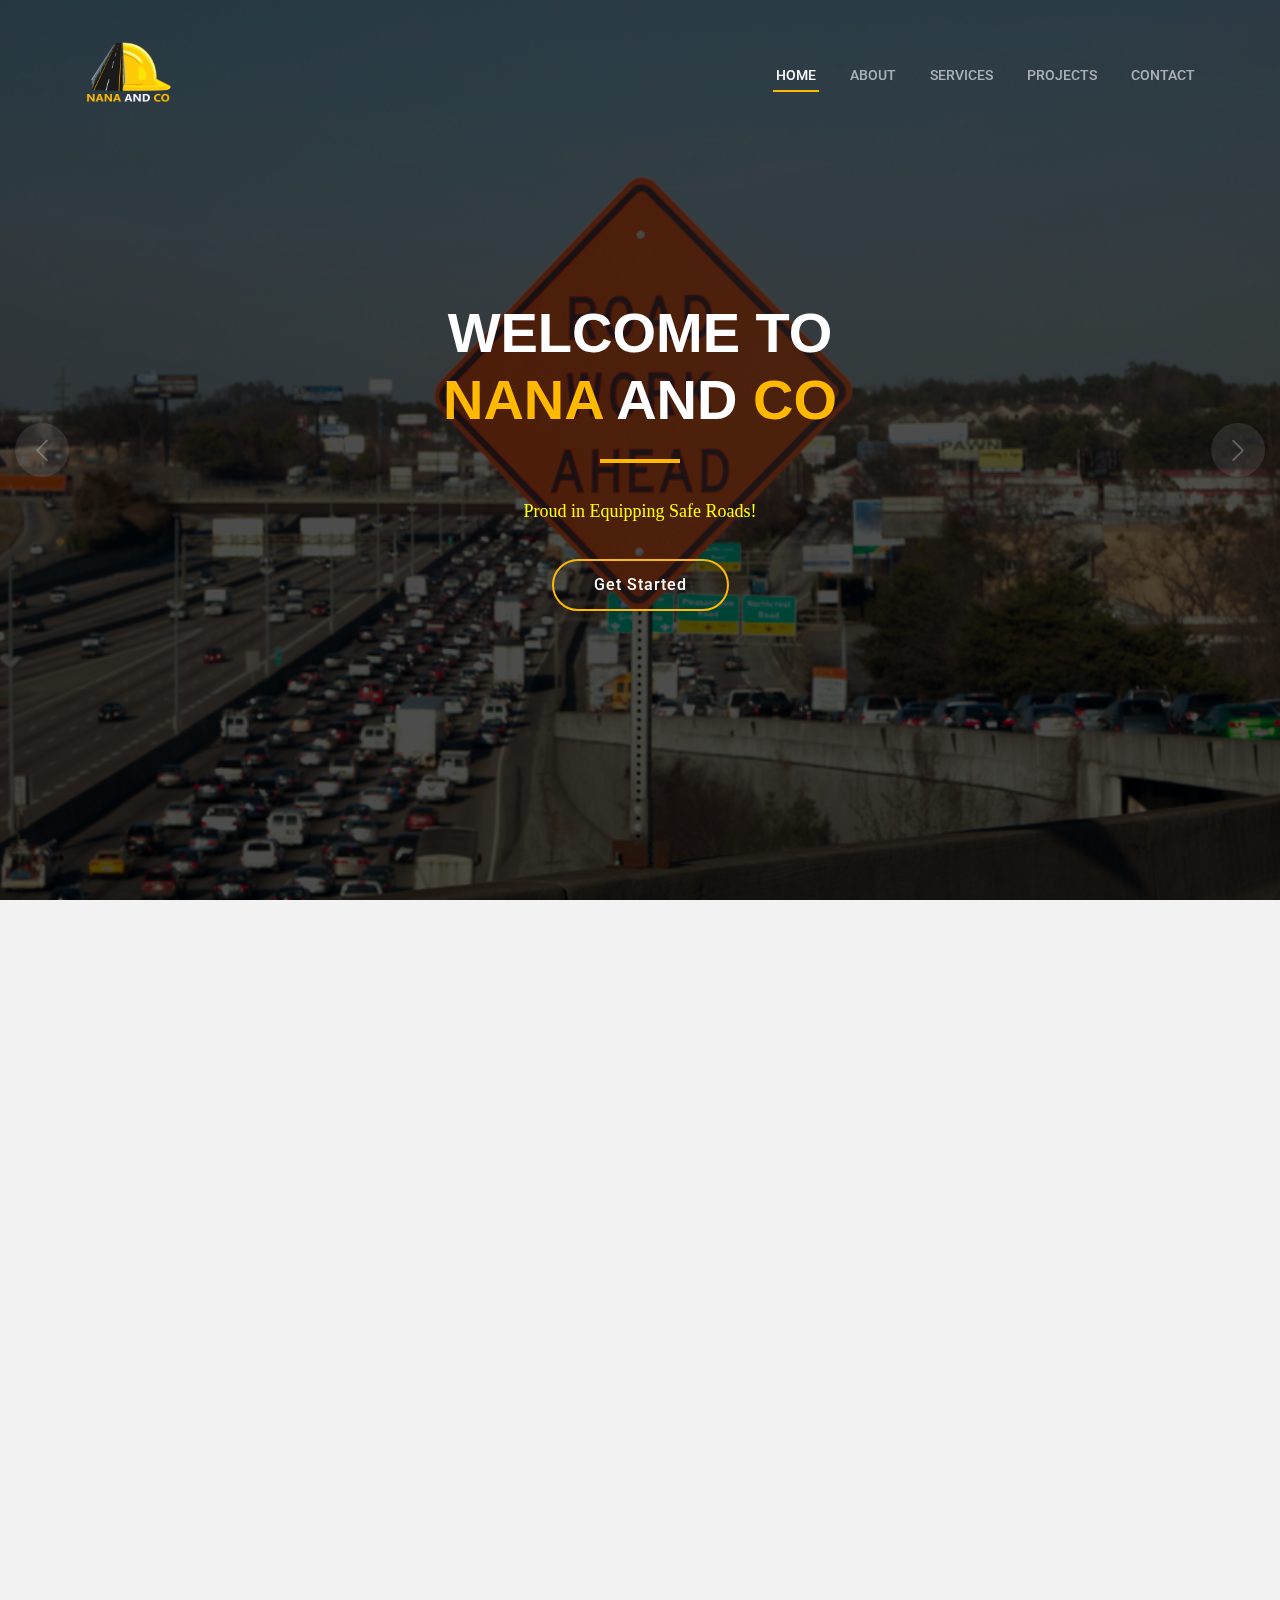
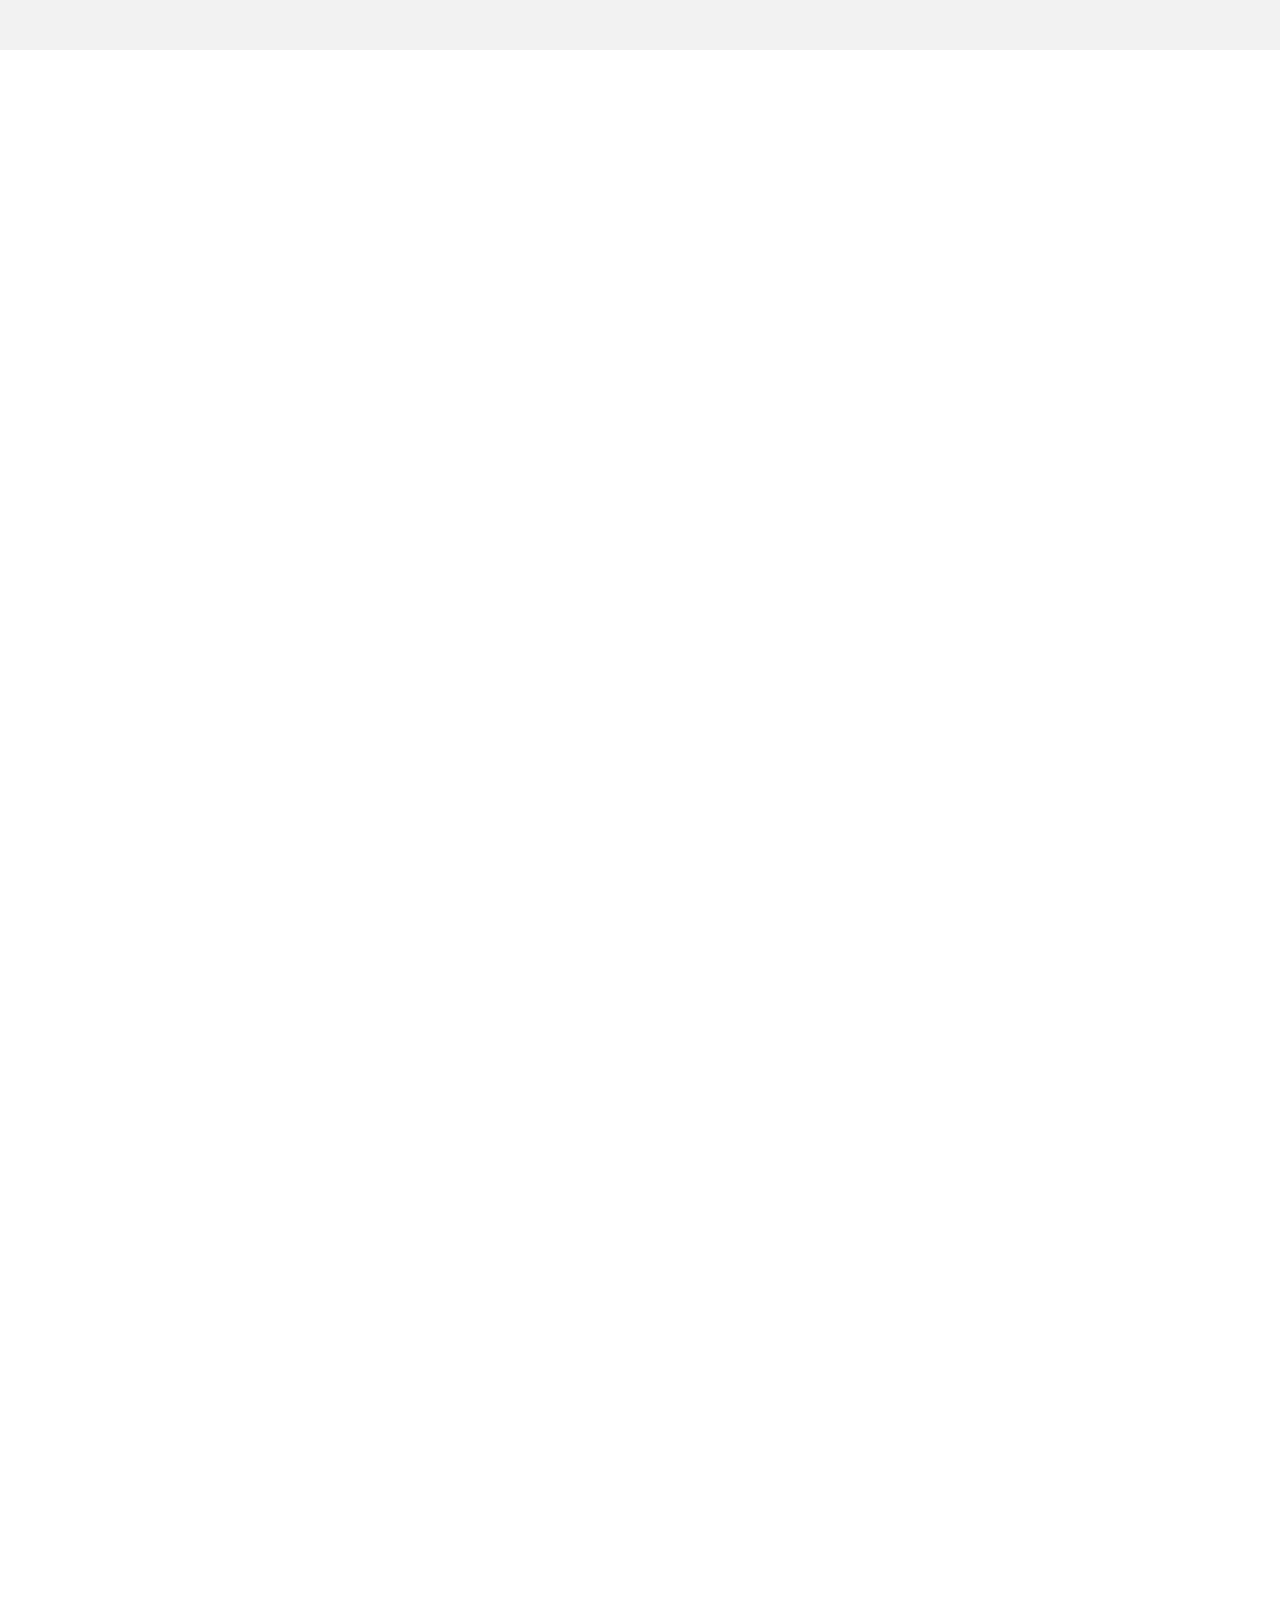
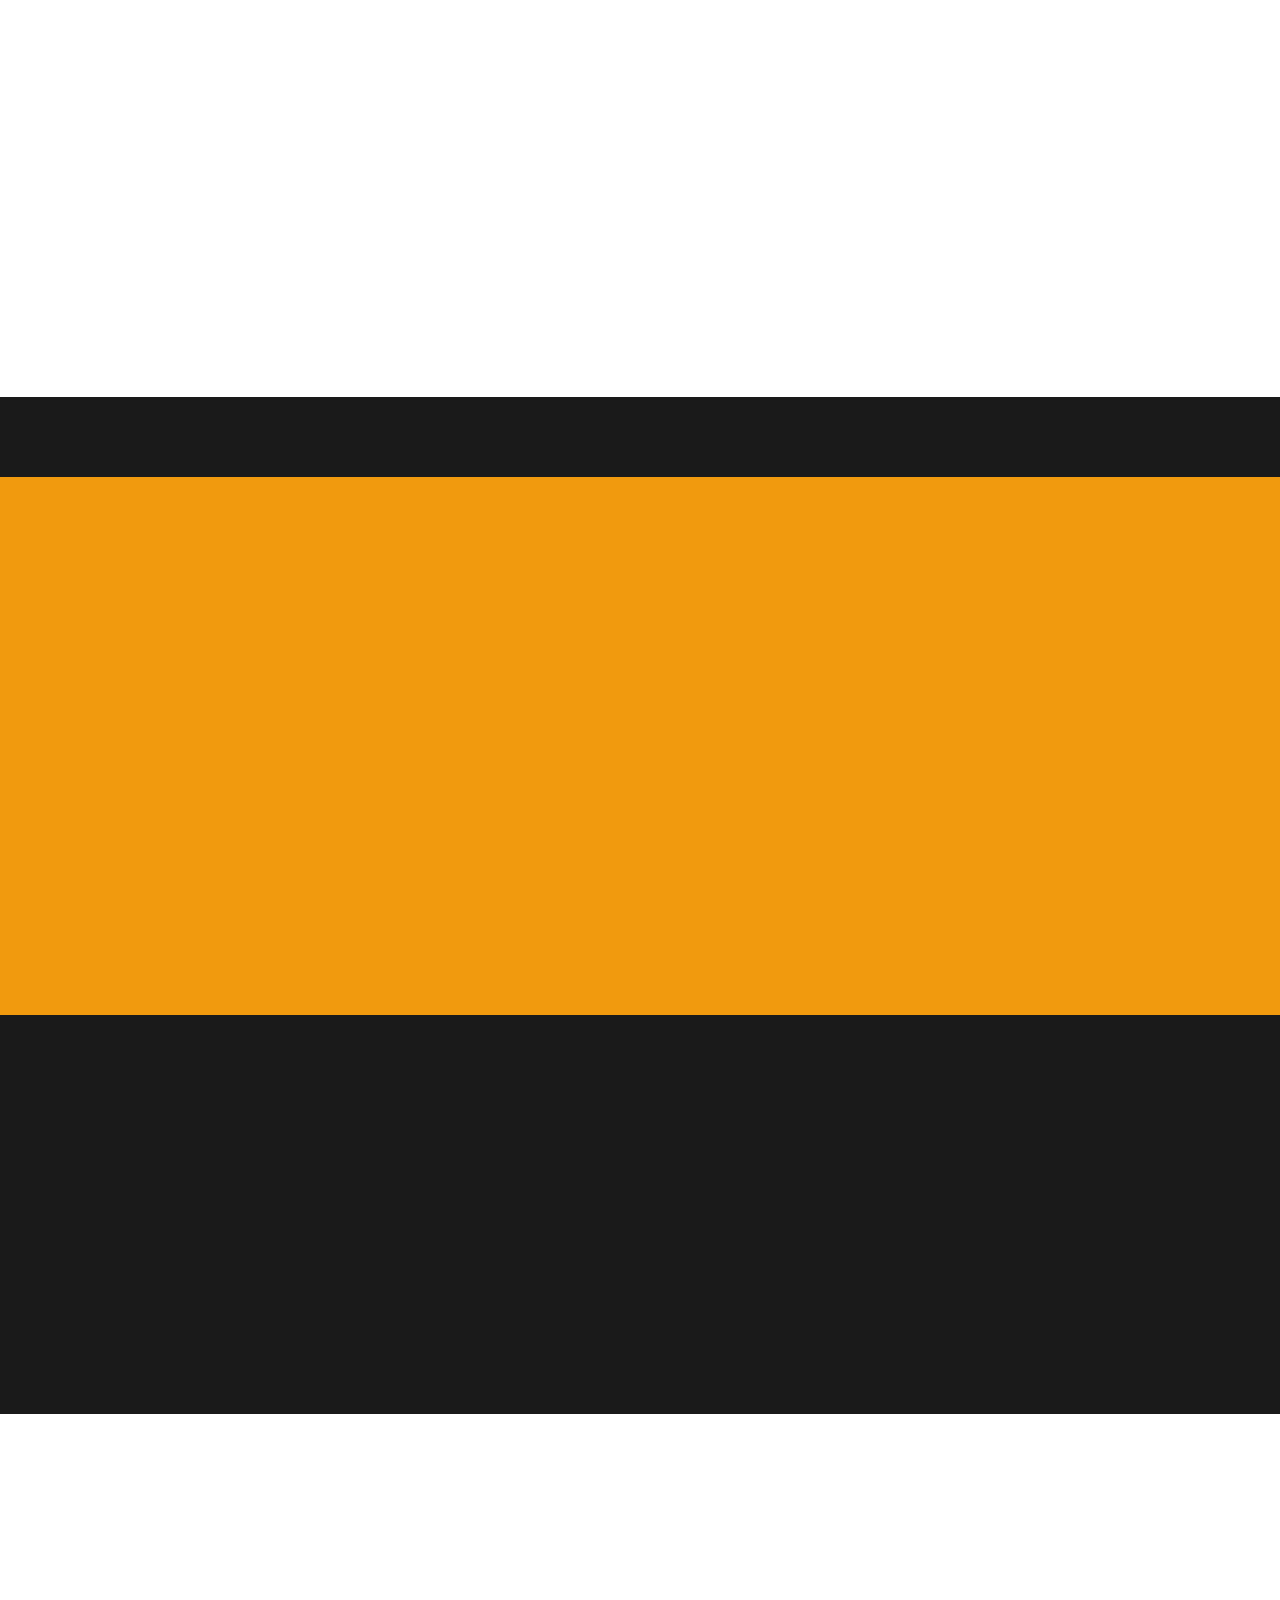
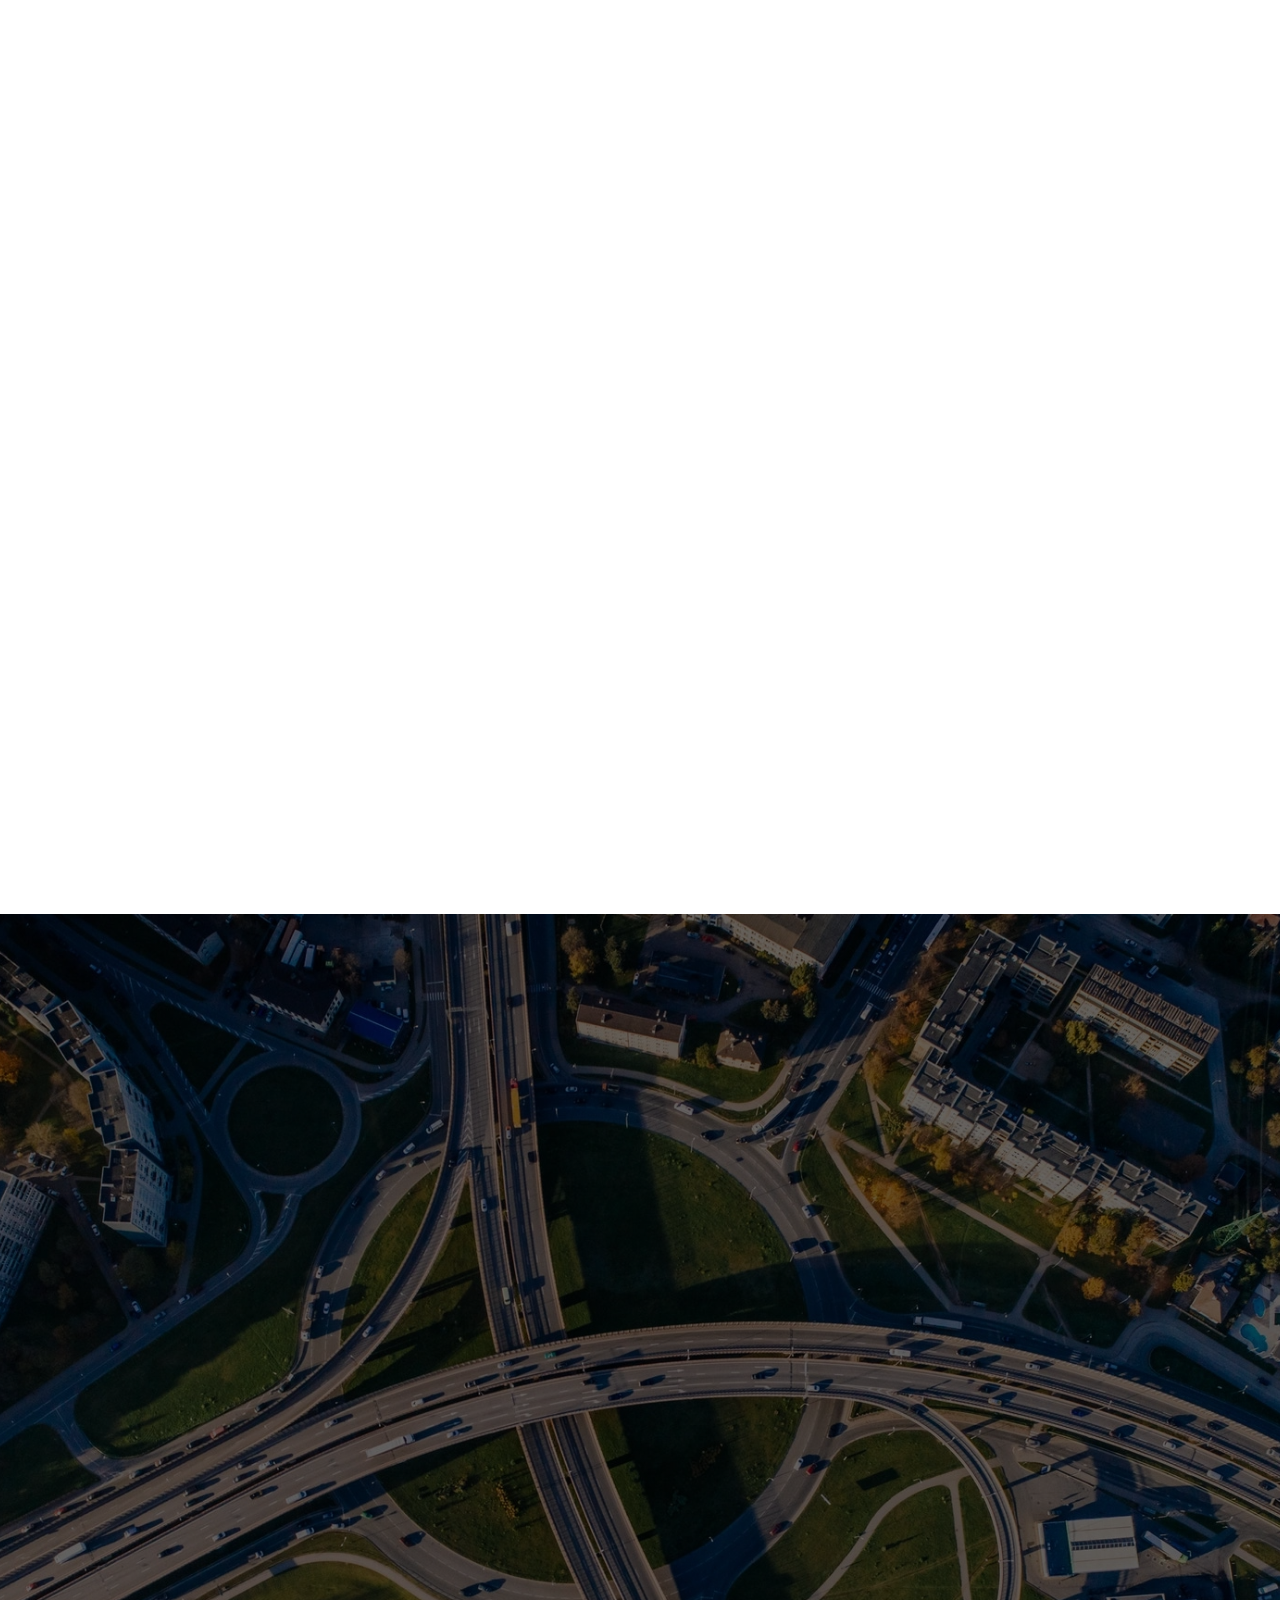
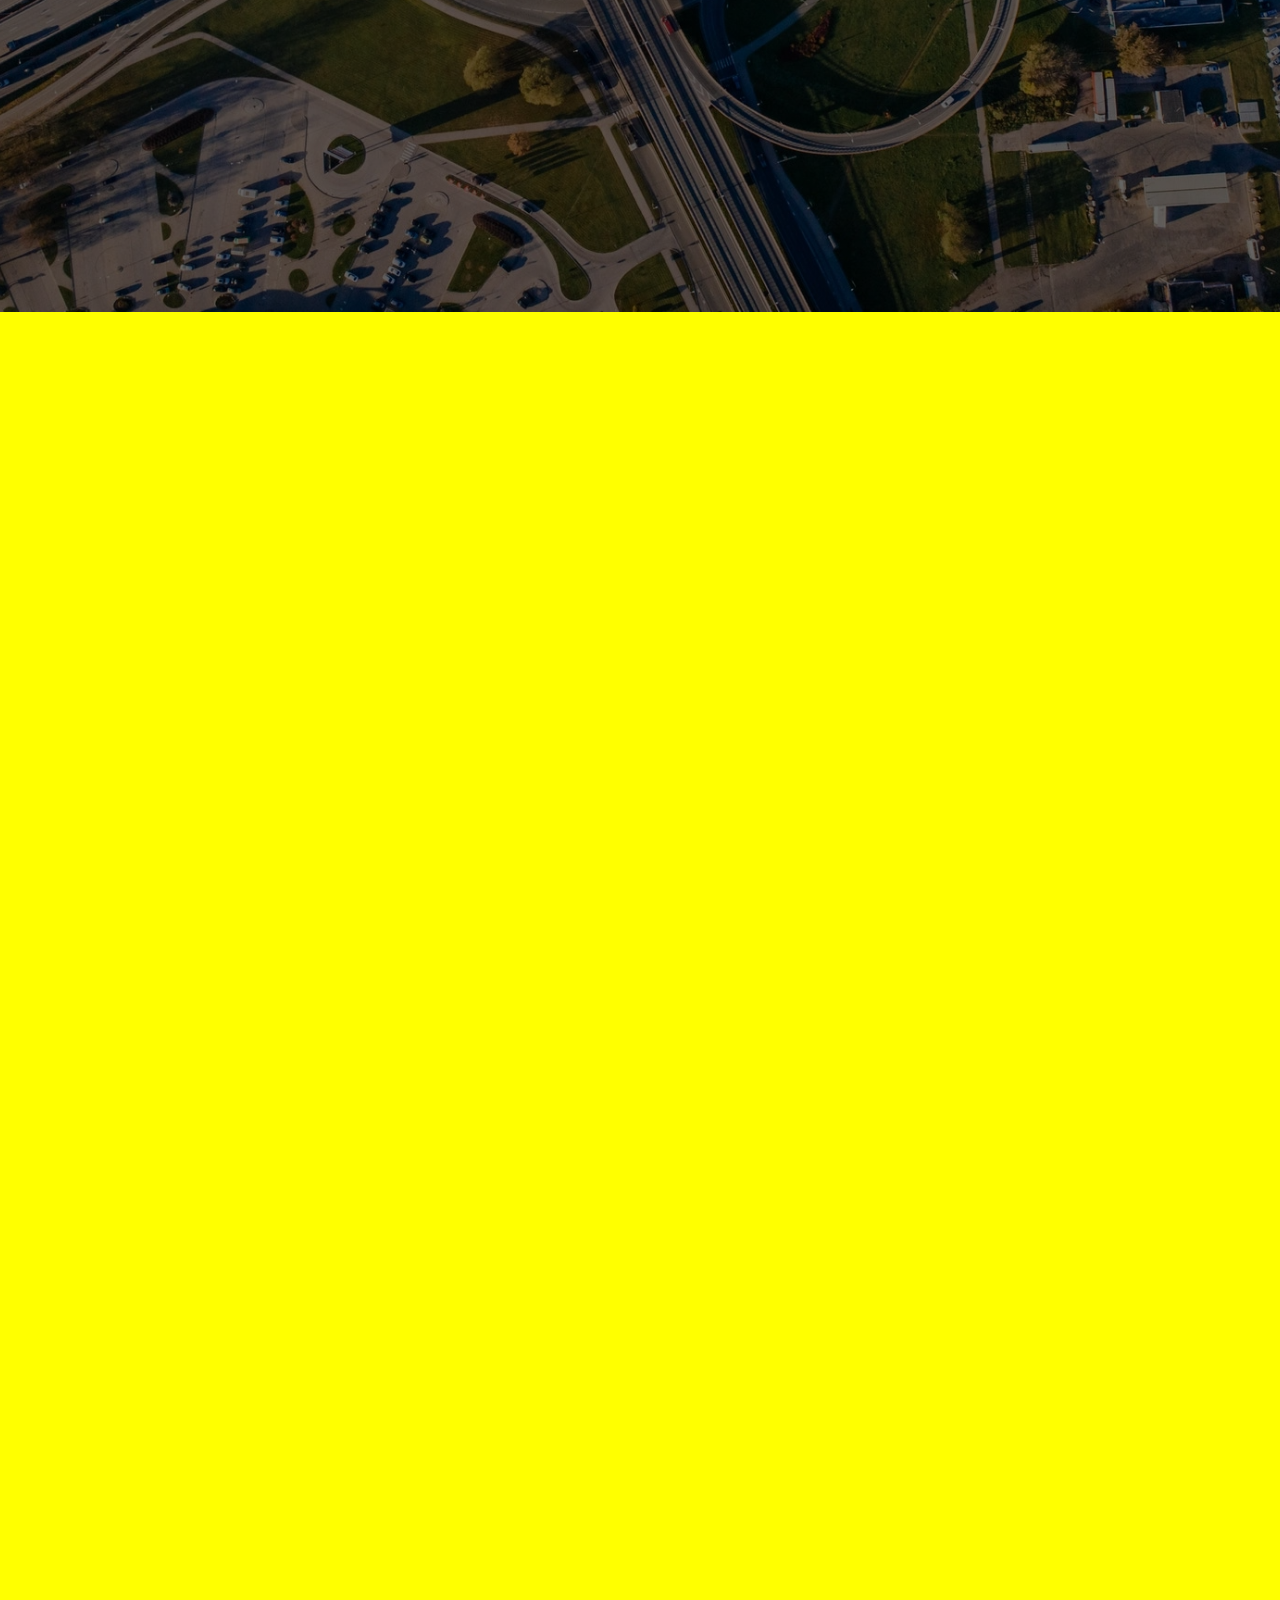
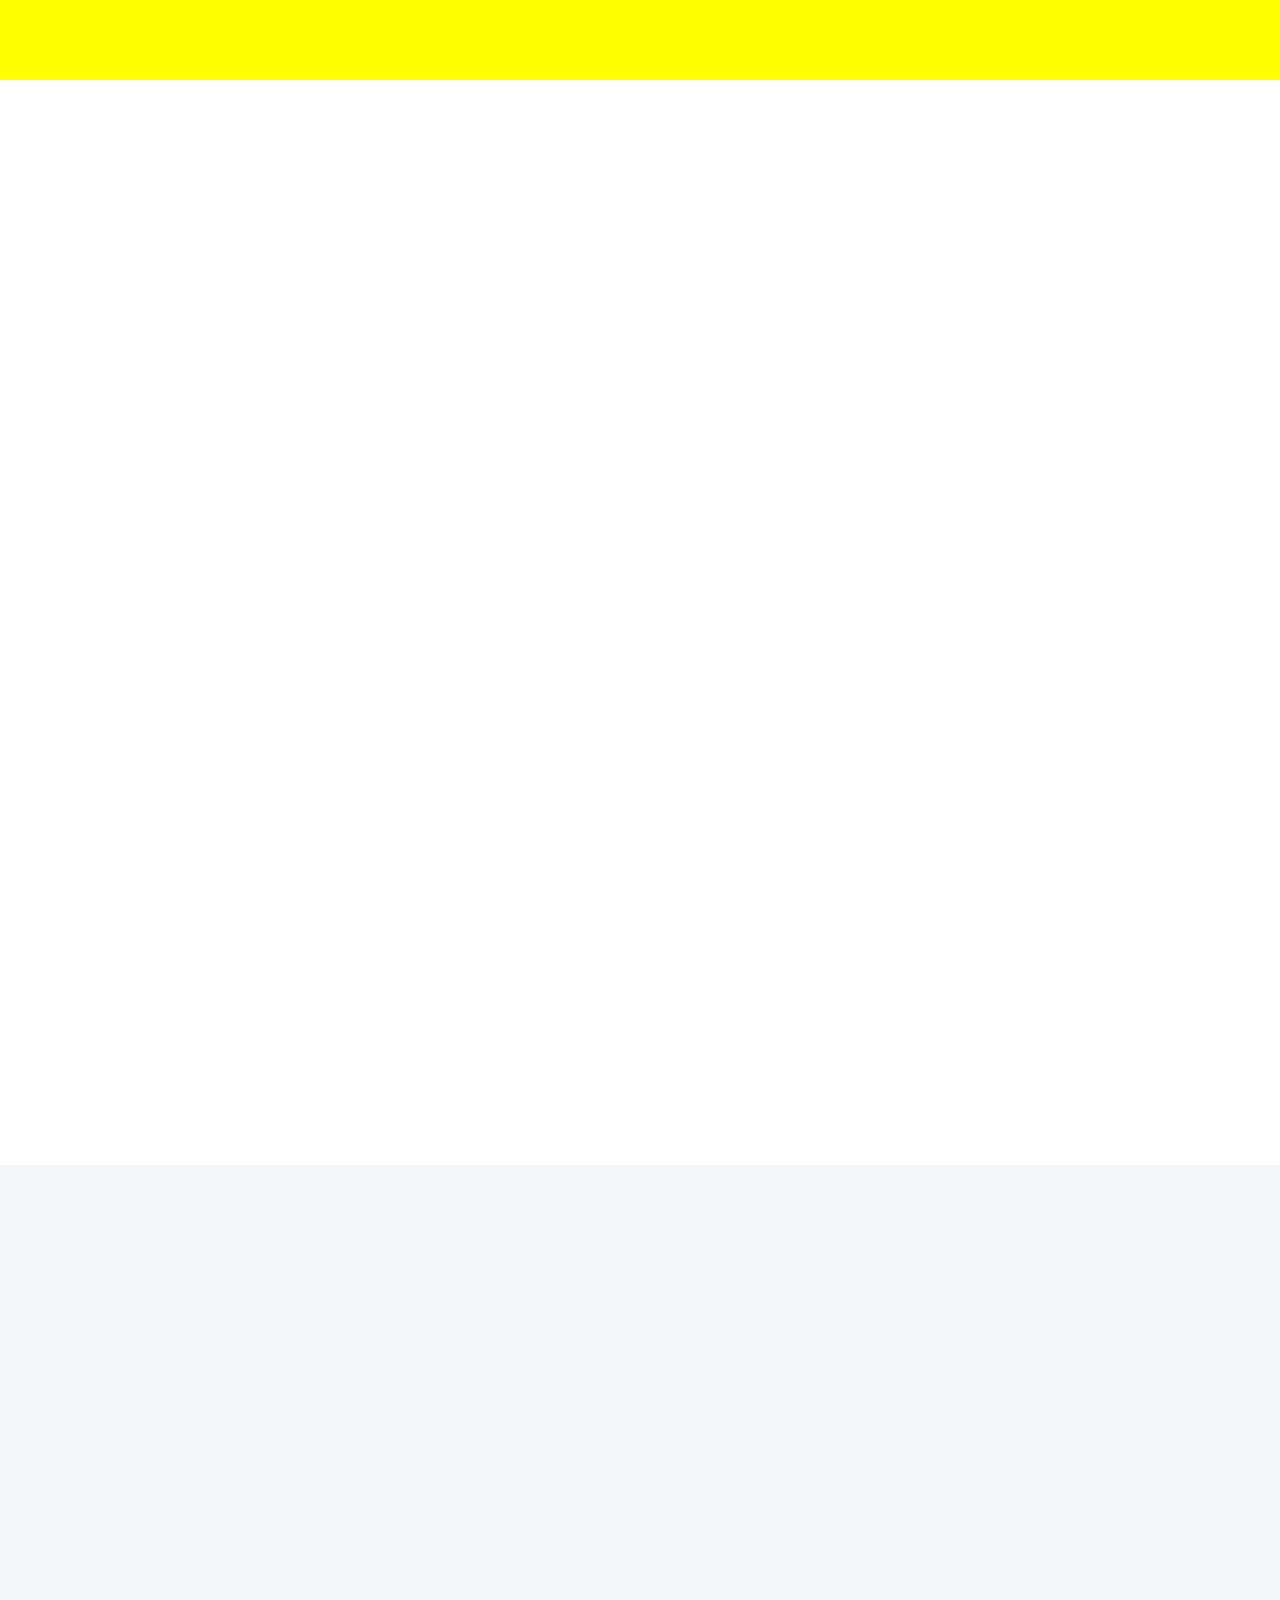
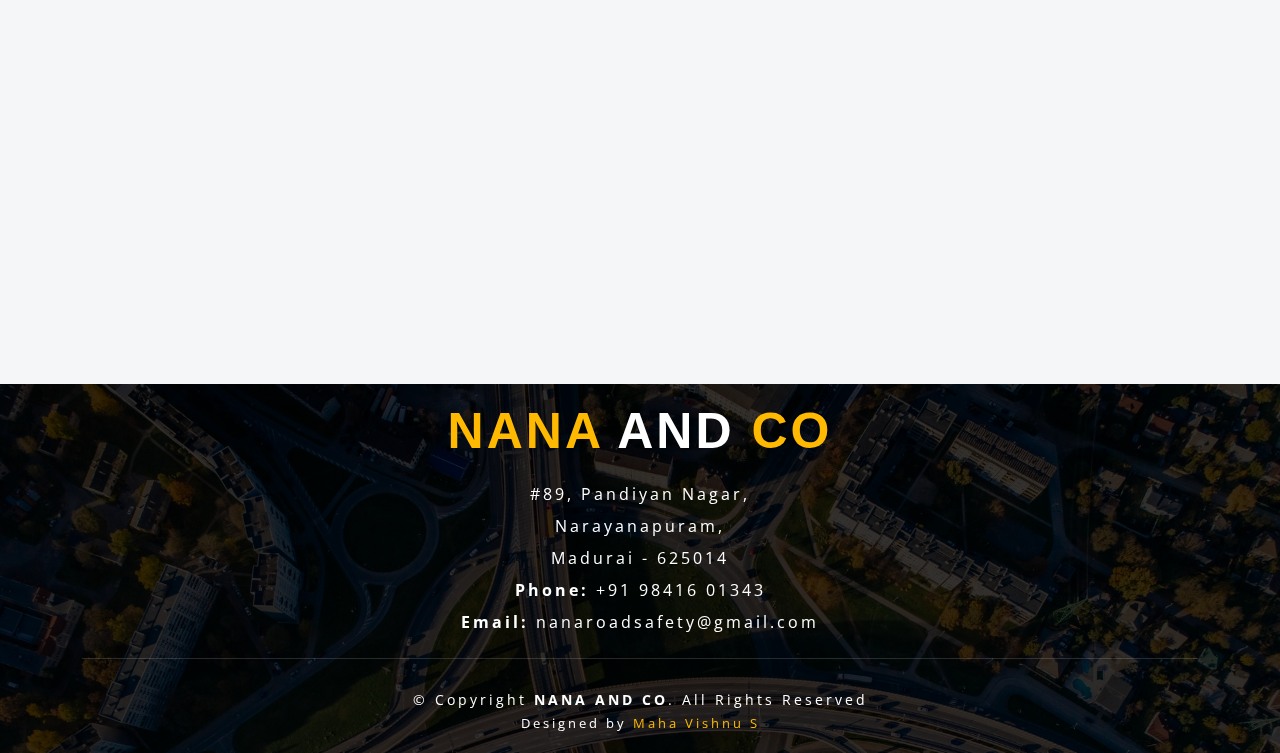
<file: index.html>
<!DOCTYPE html>
<html lang="en">

<head>
<meta charset="utf-8">
    <meta http-equiv="X-UA-Compatible" content="IE=edge">
    <meta name="viewport" content="width=device-width, initial-scale=1">

    <!-- Meta Tags for SEO -->
    <meta name="keywords" content="thermoplastic road marking, road marking applicator, road safety equipment, traffic management, pavement marking, Reflective road markings, Line painting equipment, Road surface delineation Traffic control devices,Highway safety solutions, Crosswalk marking, Intersection marking, Roadway signage" />
    <meta name="robots" content="index, follow" />
    <meta name="description" content="Explore our advanced thermoplastic road marking applicators for efficient and durable road markings. Enhance safety and visibility with our cutting-edge equipment." />
    <meta name="title" content="NANA AND CO">
    <meta name="CACHE-CONTROL" content="PUBLIC">
    <meta name="Copyright" content="NANA AND CO">
    <meta name="Developer" content="Maha Vishnu S">
    <meta name="Publisher" content="NANA AND CO">
    <meta name="abstract" content="thermoplastic road marking, road marking applicator">
        
    <!-- Open Graph meta tags for social media sharing -->
    <meta property="og:title" content="Thermoplastic Road Marking Applicator - NANA AND CO">
    <meta property="og:description" content="Discover our high-quality thermoplastic road marking applicators for superior road safety.">
    <meta property="og:image" content="URL_TO_YOUR_LOGO_OR_FEATURED_IMAGE">
    <meta property="og:url" content="URL_TO_YOUR_WEBSITE">
    <meta property="og:site_name" content="thermoplastic road marking in tamil nadu" />
    <meta property="og:description" content="Explore our high-quality Thermoplastic Road Marking Applicator for precise and durable pavement markings. Enhance road safety with our efficient marking equipment." />

   <!-- Twitter Card meta tags for Twitter sharing -->
    <meta name="twitter:card" content="thermoplastic road marking in tamil nadu">
    <meta name="twitter:site" content="@YourTwitterHandle">
    <meta name="twitter:title" content="Thermoplastic Road Marking Applicator - NANA AND CO">
    <meta name="twitter:description" content="Explore advanced thermoplastic road marking applicators for efficient and durable road markings.">
    <meta name="twitter:image" content="URL_TO_YOUR_LOGO_OR_FEATURED_IMAGE">

    <!-- Add more Open Graph and Twitter tags as needed -->

    <!-- Geo Meta Tags -->
    <meta name="geo.region" content="IN-TN" />
    <meta name="geo.placename" content="Chennai" />
    <meta name="geo.position" content="13.083694;80.270186" />
    <meta name="ICBM" content="13.083694, 80.270186" />
    <meta name="country" content="India">

    <!-- Other Meta Tags -->
    <meta itemprop="name" content="thermoplastic road marking in tamil nadu | NANA AND CO">
    <meta itemprop="description" content="Explore the latest Thermoplastic Road Marking Applicator technology for efficient and durable road marking applications.">
    <meta itemprop="image" content="URL_TO_YOUR_LOGO/assets/img/logo.png">
    <meta itemprop="url" href="URL_TO_YOUR_LOGO" />

    <!-- Store Information Meta Tags -->
    <meta name="storeinfo.storeid" content="inweb" />
    <meta name="storeinfo.storename" content="Country-India" />
    <meta name="storeinfo.storetype" content="PUBLIC_CONSUMER" />
    <meta name="storeinfo.salestype" content="DIRECT" />
    <meta name="taxonomytype" content="contactus" />

    <!-- Page Title Meta Tags -->
    <meta name='PageTitle' content='thermoplastic road marking in tamil nadu'>
    <meta name='pageName' content='thermoplastic road marking in tamil nadu'>
    
    <!-- Page Title -->
    <title>NANA AND CO</title>

    <!-- Mobile Specific Meta Tag -->
    <meta name="viewport" content="width=device-width, initial-scale=1">

    <!-- Format Detection -->
    <meta name="format-detection" content="telephone=no">
    <link rel="canonical" href="url">
    <meta name="robots" content="index,follow" /> 

  <!-- Favicons -->
  <link rel="apple-touch-icon" sizes="180x180" href="assets/favicon/apple-touch-icon.png">
  <link rel="icon" type="image/png" sizes="32x32" href="assets/favicon/favicon-32x32.png">
  <link rel="icon" type="image/png" sizes="16x16" href="/assets/favicon/favicon-16x16.png">

  <!-- Google Fonts -->
  <link rel="preconnect" href="https://fonts.googleapis.com">
  <link rel="preconnect" href="https://fonts.gstatic.com" crossorigin>
  <link href="https://fonts.googleapis.com/css2?family=Open+Sans:ital,wght@0,300;0,400;0,500;0,600;0,700;1,300;1,400;1,600;1,700&family=Roboto:ital,wght@0,300;0,400;0,500;0,600;0,700;1,300;1,400;1,500;1,600;1,700&family=Work+Sans:ital,wght@0,300;0,400;0,500;0,600;0,700;1,300;1,400;1,500;1,600;1,700&display=swap" rel="stylesheet">

  <!-- Vendor CSS Files -->
  <link href="assets/vendor/bootstrap/css/bootstrap.min.css" rel="stylesheet">
  <link href="assets/vendor/bootstrap-icons/bootstrap-icons.css" rel="stylesheet">
  <link href="assets/vendor/fontawesome-free/css/all.min.css" rel="stylesheet">
  <link href="assets/vendor/aos/aos.css" rel="stylesheet">
  <link href="assets/vendor/glightbox/css/glightbox.min.css" rel="stylesheet">
  <link href="assets/vendor/swiper/swiper-bundle.min.css" rel="stylesheet">

  <!-- Template Main CSS File -->
  <link href="assets/css/main.css" rel="stylesheet">
  <link href="assets/css/Home.css" rel="stylesheet">
  <link href="assets/css/style.css" rel="stylesheet">

</head>

<body>

  <!-- ======= Header ======= -->
  <header id="header" class="header d-flex align-items-center">
    <div class="container-fluid container-xl d-flex align-items-center justify-content-between" >

      <a href="index.html" class="logo d-flex align-items-center">
        <!-- Uncomment the line below if you also wish to use an image logo -->
        <img src="assets/images/nana-co-logo.webp" alt="Nana&Co logo" >
        <!--<h1><span>Nana&</span>Co<span>.</span></h1> -->
      </a>

      <i class="mobile-nav-toggle mobile-nav-show bi bi-list"></i>
      <i class="mobile-nav-toggle mobile-nav-hide d-none bi bi-x"></i>
      <nav id="navbar" class="navbar">
        <ul>
          <li><a href="index.html" class="active">Home</a></li>
          <li><a href="about.html">About</a></li>
          <li><a href="services.html">Services</a></li>
          <li><a href="projects.html">Projects</a></li>
          <li><a href="contact.html">Contact</a></li>
        </ul>
      </nav><!-- .navbar -->

    </div>
  </header><!-- End Header -->

  <!-- ======= Hero Section ======= -->
  <section id="hero" class="hero">

    <div class="info d-flex align-items-center">
      <div class="container">
        <div class="row justify-content-center">
          <div class="col-lg-6 text-center">
            <h2 data-aos="fade-down">WELCOME TO <br><span style="color: #FEB900;">NANA </span>AND <span style="color: #FEB900;">CO</span></h2>
            <p data-aos="fade-up" style="font-family: 'Brush Script MT', cursive; color: yellow; font-size: large;">Proud in Equipping Safe Roads!</p>
            <a data-aos="fade-up" data-aos-delay="200" href="#sec-35d9" class="btn-get-started">Get Started</a>
          </div>
        </div>
      </div>
    </div>

    <div id="hero-carousel" class="carousel slide" data-bs-ride="carousel" data-bs-interval="5000">

      <div class="carousel-item active" style="background-image: url(assets/images/Road-work-ahead.webp)" alt="Thermoplastic striping"></div>
      <div class="carousel-item" style="background-image: url(assets/images/vulcan-movable.webp)" alt="Reflective road markings"></div>
      <div class="carousel-item" style="background-image: url(assets/images/OTW-26-1536x864.jpg.webp)" alt="Line painting equipment"></div>
      <div class="carousel-item" style="background-image: url(assets/images/Road-work-stop-sign.webp)" alt="Traffic control devices"></div>
      <div class="carousel-item" style="background-image: url(assets/images/construction-worker.webp)" alt="Crosswalk marking"></div>

      <a class="carousel-control-prev" href="#hero-carousel" role="button" data-bs-slide="prev">
        <span class="carousel-control-prev-icon bi bi-chevron-left" aria-hidden="true"></span>
      </a>

      <a class="carousel-control-next" href="#hero-carousel" role="button" data-bs-slide="next">
        <span class="carousel-control-next-icon bi bi-chevron-right" aria-hidden="true"></span>
      </a>

    </div>

  </section><!-- End Hero Section -->
  <section class="u-clearfix u-container-align-center u-grey-5 u-section-2" id="sec-35d9" style="padding-bottom: 0;">
    <div class="u-expanded-width u-palette-3-base u-shape u-shape-rectangle u-shape-1" data-animation-name="customAnimationIn" data-animation-duration="1500" data-animation-delay="500"></div>
    <div class="u-list u-list-1">
      <div class="u-repeater u-repeater-1">
        <div class="u-align-center u-container-align-center u-container-style u-grey-60 u-list-item u-repeater-item u-list-item-1" data-animation-name="customAnimationIn" data-animation-duration="1500" data-animation-delay="500">
          <div class="u-container-layout u-similar-container u-valign-top u-container-layout-1">
            <img src="assets/images/planning.webp" class="u-expanded-width u-image u-image-default u-image-2" data-image-width="626" data-image-height="417" alt="Planning">
            <h4 class="u-align-center u-text u-text-1">Planning</h4>
            <p class="u-align-center u-text u-text-2">Meticulous analysis of each project, collaborating with city planners, and addressing specific needs.</p>
          </div>
        </div>
        <div class="u-align-center u-container-align-center u-container-style u-custom-item u-grey-70 u-list-item u-repeater-item u-video-cover u-list-item-2" data-animation-name="customAnimationIn" data-animation-duration="1500" data-animation-delay="0">
          <div class="u-container-layout u-similar-container u-valign-top u-container-layout-2">
            <img src="assets/images/thermoplastic.webp" alt="Execution" class="u-expanded-width u-image u-image-default u-image-2" data-image-width="1980" data-image-height="1320">
            <h4 class="u-align-center u-text u-text-3">Execution</h4>
            <p class="u-align-center u-text u-text-4">High-tech, durable thermoplastic materials and skilled technicians ensure precise, long-lasting road markings with minimal traffic disruption.</p>
          </div>
        </div>
        <div class="u-align-center u-container-align-center u-container-style u-custom-item u-grey-75 u-list-item u-repeater-item u-video-cover u-list-item-3" data-animation-name="customAnimationIn" data-animation-duration="1500" data-animation-delay="500">
          <div class="u-container-layout u-similar-container u-valign-top u-container-layout-3">
            <img src="assets/images/yty.webp" alt="Customer Service" class="u-expanded-width u-image u-image-default u-image-3" data-image-width="800" data-image-height="931">
            <h4 class="u-align-center u-text u-text-5">Customer Service</h4>
            <p class="u-align-center u-text u-text-6"> Transparent communication, regular updates, and prompt issue resolution for client satisfaction.</p>
          </div>
        </div>
        <div class="u-align-center u-container-align-center u-container-style u-custom-item u-grey-80 u-list-item u-repeater-item u-video-cover u-list-item-4" data-animation-name="customAnimationIn" data-animation-duration="1500" data-animation-delay="0">
          <div class="u-container-layout u-similar-container u-valign-top u-container-layout-4">
            <img src="assets/images/two-colleagues-factory_1303-14331.webp" alt="Our Team" class="u-expanded-width u-image u-image-default u-image-4" data-image-width="626" data-image-height="417">
            <h4 class="u-align-center u-text u-text-7">Our Team</h4>
            <p class="u-align-center u-text u-text-8"> Our success is driven by a dedicated team—expert technicians and experienced project managers committed to staying ahead through continuous training.</p>
          </div>
        </div>
      </div>
    </div>
  </section>
  <section class="u-clearfix u-section-3" id="carousel_1196">
      <div class="u-clearfix u-sheet u-valign-middle u-sheet-1">
        <div class="data-layout-selected u-clearfix u-expanded-width u-layout-wrap u-layout-wrap-1">
          <div class="u-layout">
            <div class="u-layout-row">
              <div class="u-container-align-left u-container-style u-layout-cell u-size-22-lg u-size-22-xl u-size-60-md u-size-60-sm u-size-60-xs u-layout-cell-1" data-animation-name="customAnimationIn" data-animation-duration="1500">
                <div class="u-container-layout u-valign-top u-container-layout-1">
                  <h2 class="u-align-left u-text u-text-1">about company</h2>
                  <p class="u-align-left u-text u-text-2"><a href="index.html"><span style="font-weight: bold; font-size: x-large; color: rgba(180, 180, 29, 0.708);">Nana Enterprise </span></a>is booming as the most prominent Applicator of Hot Melt Thermoplastic Road marking Materials and Metal crash Barriers. Lanuched in the year 2018, we are dedicated to devloping our services that are commited to road safety norms 
                  </p>
                </div>
              </div>
              <div class="u-align-left u-container-style u-image u-layout-cell u-size-21-lg u-size-21-xl u-size-60-md u-size-60-sm u-size-60-xs u-image-1" data-image-width="690" data-image-height="878" data-animation-name="customAnimationIn" data-animation-duration="1500" data-animation-delay="500">
                <div class="u-container-layout u-container-layout-2"></div>
              </div>
              <div class="u-container-style u-layout-cell u-size-17-lg u-size-17-xl u-size-60-md u-size-60-sm u-size-60-xs u-layout-cell-3" data-animation-name="customAnimationIn" data-animation-duration="1500" data-animation-delay="250">
                <div class="u-container-layout u-container-layout-3">
                  <p class="u-text u-text-3">The infrastructure of any country is the identity and backbone of the country's economy. Nana Enterprise takes the spotlight in equipping the road infrastructure with thermoplastic road marking materials. India is covered with over six million km of well-connected roads, we thrive to equip such safely built roads with highly innovative technology and with authorized professionals. </p>
                  <div class="u-palette-3-base u-shape u-shape-rectangle u-shape-1"></div>
                </div>
              </div>
            </div>
          </div>
        </div>
      </div>
    </section>
  <section class="u-clearfix u-section-4" id="sec-52b7" style="padding: 0;">
    <div class="u-clearfix u-sheet u-valign-middle u-sheet-1">
      <div class="data-layout-selected u-clearfix u-expanded-width u-gutter-20 u-layout-wrap u-layout-wrap-1">
        <div class="u-layout">
          <div class="u-layout-row">
            <div class="u-size-36 u-size-60-md">
              <div class="u-layout-col">
                <div class="u-size-20">
                  <div class="u-layout-row">
                    <div class="u-align-center u-container-align-left u-container-style u-layout-cell u-size-30 u-white u-layout-cell-1">
                      <div class="u-container-layout u-valign-middle u-container-layout-1">
                        <div class="custom-expanded u-image u-image-circle u-image-1" data-image-width="700" data-image-height="700" data-animation-name="customAnimationIn" data-animation-duration="1500" data-animation-delay="500" alt="About"></div>
                      </div>
                    </div>
                    <div class="u-align-right u-container-align-right u-container-style u-layout-cell u-size-30 u-layout-cell-2" data-animation-name="customAnimationIn" data-animation-duration="1500" data-animation-delay="500">
                      <div class="u-container-layout u-valign-middle u-container-layout-2">
                        <h2 class="u-align-right u-text u-text-1">About</h2>
                        <p class="u-align-right u-text u-text-2"><span style="font-weight: bold; font-size: x-large; color: rgba(180, 180, 29, 0.708);">NANA AND CO </span>priority is to practice road safety across the country and is foucused to aggregate products with updated technology and with masterclass mind.</p>
                        <a href="about.html" class="u-align-right u-btn u-button-style u-btn-1" data-animation-name="" data-animation-duration="0" data-animation-delay="0" data-animation-direction="">read more</a>
                        </p>
                      </div>
                    </div>
                  </div>
                </div>
                <div class="u-size-40">
                  <div class="u-layout-row">
                    <div class="u-align-right u-container-style u-layout-cell u-size-60 u-white u-layout-cell-3">
                      <div class="u-container-layout u-container-layout-3">
                        <img class="u-expanded-height u-image u-image-2" src="assets/images/asphalt-road-tuscany-italy.webp" data-image-width="625" data-image-height="417" data-animation-name="customAnimationIn" data-animation-duration="1500" data-animation-delay="250">
                      </div>
                    </div>
                  </div>
                </div>
              </div>
            </div>
            <div class="u-size-24 u-size-60-md">
              <div class="u-layout-col">
                <div class="u-container-align-center u-container-style u-layout-cell u-shape-rectangle u-size-60 u-layout-cell-4">
                  <div class="u-container-layout u-container-layout-4">
                    <div class="custom-expanded u-absolute-hcenter-lg u-palette-3-base u-shape u-shape-rectangle u-shape-1" data-animation-name="customAnimationIn" data-animation-duration="1500" data-animation-delay="500" alt="Intersection marking"></div>
                    <div class="custom-expanded u-image u-image-circle u-image-3" data-image-width="626" data-image-height="626" data-animation-name="customAnimationIn" data-animation-duration="1500" data-animation-delay="0"></div>
                  </div>
                </div>
              </div>
            </div>
          </div>
        </div>
      </div>
    </div>
  </section>

  <section class="u-clearfix u-grey-90 u-section-7" id="carousel_5a9f">
    <div class="u-expanded-width u-palette-3-base u-shape u-shape-rectangle u-shape-1"></div>
    <img class="u-image u-image-1" src="assets/images/road-infrastructure.webp" data-image-width="1200" data-image-height="800" data-animation-name="customAnimationIn" data-animation-duration="1500" data-animation-delay="500" alt="Roadway signage">
    <div class="u-list u-list-1">
      <div class="u-repeater u-repeater-1">
        <div class="u-container-align-left u-container-style u-list-item u-repeater-item u-white u-list-item-1" data-animation-name="customAnimationIn" data-animation-duration="1500" data-animation-delay="500">
          <div class="u-container-layout u-similar-container u-valign-middle u-container-layout-1">
            <h3 class="u-align-left u-text u-text-1">Expertise and Experience</h3>
            <p class="u-align-left u-text u-text-2">Opt for a company with a proven track record and extensive experience in road safety and thermoplastic marking.
            </p>
          </div>
        </div>
        <div class="u-container-align-left u-container-style u-list-item u-repeater-item u-white u-list-item-2" data-animation-name="customAnimationIn" data-animation-duration="1500" data-animation-delay="500">
          <div class="u-container-layout u-similar-container u-valign-middle u-container-layout-2">
            <h3 class="u-align-left u-text u-text-3">Execution Excellence</h3>
            <p class="u-align-left u-text u-text-4">Consider companies with skilled technicians who execute projects with precision, minimizing disruption to traffic.</p>
          </div>
        </div>
        <div class="u-container-align-left u-container-style u-list-item u-repeater-item u-white u-list-item-3" data-animation-name="customAnimationIn" data-animation-duration="1500" data-animation-delay="500">
          <div class="u-container-layout u-similar-container u-valign-middle u-container-layout-3">
            <h3 class="u-align-left u-text u-text-5">Timely Project Delivery</h3>
            <p class="u-align-left u-text u-text-6">Assess the company's ability to meet project timelines without compromising on quality.</p>
          </div>
        </div>
      </div>
    </div>
  </section>  

  <section class="u-clearfix u-container-align-center u-section-6" id="carousel_90e3" style="padding: 0;">
    <div class="u-clearfix u-sheet u-valign-middle u-sheet-1">
      <div class="data-layout-selected u-clearfix u-expanded-width u-layout-wrap u-layout-wrap-1">
        <div class="u-layout">
          <div class="u-layout-row">
            <div class="u-align-left u-container-align-left u-container-style u-image u-layout-cell u-size-30 u-image-1" data-image-width="1980" data-image-height="1320" data-animation-name="customAnimationIn" data-animation-duration="1500" data-animation-delay="500">
              <div class="u-container-layout u-valign-bottom u-container-layout-1">
              </div>
            </div>
            <div class="u-container-style u-layout-cell u-size-30 u-layout-cell-2" data-animation-name="customAnimationIn" data-animation-duration="1500" data-animation-delay="500">
              <div class="u-container-layout u-container-layout-2">
                <div class="u-align-left u-container-align-left u-container-style u-expanded-width-sm u-expanded-width-xs u-group u-palette-3-base u-group-1" data-animation-name="customAnimationIn" data-animation-duration="1500" data-animation-delay="500">
                  <div class="u-container-layout u-valign-middle u-container-layout-3">
                    <h2 class="u-align-left u-text u-text-2">Save time.<br>Save money.<br>Save the planet.
                    </h2>
                  </div>
                </div>
                <p class="u-text u-text-3">
                  Elevate road safety and efficiency with our advanced Thermoplastic Road Marking solutions at <span style="font-weight: bold; font-size: x-large; color: rgba(180, 180, 29, 0.708);">Nana Enterprise </span>. Renowned for their durability, our markings ensure lasting visibility, even in challenging conditions, promoting safer driving day and night. With quick application, high visibility, and customization options, our Thermoplastic Road Markings are ideal for highways, parking lots, airports, and industrial areas. Embrace an environmentally friendly approach with minimal waste, adhering to strict ecological standards. Invest in the future of road safety—choose <span style="color: #FEB900;">Nana&</span><span>Co<span style="color: #FEB900;">.</span></span> for innovative, efficient, and sustainable Thermoplastic Road Marking solutions. Contact us today to discuss your project needs and enhance your road infrastructure.
                </p>
              </div>
            </div>
          </div>
        </div>
      </div>
    </div>
  </section>
  

  <section class="u-clearfix u-image u-shading u-section-5" id="carousel_4bb1" data-image-width="1980" data-image-height="901">
    <div class="u-clearfix u-sheet u-valign-middle u-sheet-1">
      <div class="data-layout-selected u-clearfix u-expanded-width u-layout-wrap u-layout-wrap-1">
        <div class="u-gutter-0 u-layout">
          <div class="u-layout-row">
            <div class="u-align-left u-container-style u-layout-cell u-size-30-lg u-size-30-xl u-size-31-md u-size-31-sm u-size-31-xs u-layout-cell-1" data-animation-name="customAnimationIn" data-animation-duration="1500">
              <div class="u-container-layout u-container-layout-1">
                <h4 class="u-text u-text-1">Need A Service Now?<br>
                  <br>Call an experienced enterprise today 9841601343.
                </h4>
              </div>
            </div>
            <div class="u-container-align-left u-container-style u-layout-cell u-size-29-md u-size-29-sm u-size-29-xs u-size-30-lg u-size-30-xl u-layout-cell-2" data-animation-name="customAnimationIn" data-animation-duration="1500" data-animation-delay="250">
              <div class="u-container-layout u-valign-top u-container-layout-2">
                <p class="u-align-left u-text u-text-2">
                  We take pride in serving our customer by providing the best competitive price with no compromise on quality.We also keep up with the updated market trends of thermoplastic paints to provide quality to our customers.
                </p>
                <a href="contact.html" class="u-align-left u-border-none u-btn u-button-style u-palette-3-base u-btn-2">contact us</a>
              </div>
            </div>
          </div>
        </div>
      </div>
    </div>
  </section>

    <!-- ======= Constructions Section ======= -->
    <section id="constructions" class="constructions">
      <div class="container" data-aos="fade-up">

        <div class="section-header">
          <h2 id="service">ALL ROAD SAFETY SYSTEMS</h2>
          <p style="font-weight: 500;">We supply our products to NHAI Projects,State Highways, Local Roads, Smart Cities Projects, Bharatmala Projects & Export business</p>
        </div>

        <div class="row gy-4">
          <div class="col-lg-4" data-aos="fade-up" data-aos-delay="100">
            <div class="card-item">
              <div class="row">
                <div class="col-xl-5">
                  <div class="card-bg" style="background-image: url(assets/images/thermo.webp);" alt="Thermoplastic Road marking"></div>
                </div>
                <div class="col-xl-7 d-flex align-items-center">
                  <div class="card-body">
                    <h4 class="card-title">Thermoplastic Road marking</h4>
                    <p>It is a hot melt marking paint or powder paint that is used as reflective and is also wear-resisting</p>
                  </div>
                </div>
              </div>
            </div>
          </div><!-- End Card Item -->

          <div class="col-lg-4" data-aos="fade-up" data-aos-delay="200">
            <div class="card-item">
              <div class="row">
                <div class="col-xl-5">
                    <div class="card-bg" style="background-image: url(assets/images/metal-barrier.webp);"></div>
                      </div>
                <div class="col-xl-7 d-flex align-items-center">
                  <div class="card-body">
                    <h4 class="card-title">Metal Crash Barrier</h4>
                    <p>A road safety system that prevents vehicles from accidents from walls, buildings and also prevents from encountering accidents</p>
                  </div>
                </div>
              </div>
            </div>
          </div><!-- End Card Item -->

          <div class="col-lg-4" data-aos="fade-up" data-aos-delay="300">
            <div class="card-item">
              <div class="row">
                <div class="col-xl-5">
                  <div class="card-bg" style="background-image: url(assets/images/studs.webp);" alt="Studs"></div>
                </div>
                <div class="col-xl-7 d-flex align-items-center">
                  <div class="card-body">
                    <h4 class="card-title">Studs</h4>
                    <p>Studs are flashing solar cell powered LED lights that guide the vehicles to follow the road markings</p>
                  </div>
                </div>
              </div>
            </div>
          </div><!-- End Card Item -->

          <div class="col-lg-4" data-aos="fade-up" data-aos-delay="400">
            <div class="card-item">
              <div class="row">
                <div class="col-xl-5">
                  <div class="card-bg" style="background-image: url(assets/images/signboards.webp);" alt="Signboards"></div>
                </div>
                <div class="col-xl-7 d-flex align-items-center">
                  <div class="card-body">
                    <h4 class="card-title">Signboards</h4>
                    <p>Indiacates pieces of information such as route, distance in km, etc.</p>
                  </div>
                </div>
              </div>
            </div>
          </div><!-- End Card Item -->

          <div class="col-lg-4" data-aos="fade-up" data-aos-delay="500">
            <div class="card-item">
              <div class="row">
                <div class="col-xl-5">
                  <div class="card-bg" style="background-image: url(assets/images/tape.webp);" alt="Barricade Tape"></div>
                </div>
                <div class="col-xl-7 d-flex align-items-center">
                  <div class="card-body">
                    <h4 class="card-title">Barricade Tape</h4>
                    <p>A bright-colored tape to warn the passerby to avoid the possible hazards of that particular area.</p>
                  </div>
                </div>
              </div>
            </div>
          </div><!-- End Card Item -->

          <div class="col-lg-4" data-aos="fade-up" data-aos-delay="600">
            <div class="card-item">
              <div class="row">
                <div class="col-xl-5">
                  <div class="card-bg" style="background-image: url(assets/images/caution.webp);" alt="Cautionary Signs"></div>
                </div>
                <div class="col-xl-7 d-flex align-items-center">
                  <div class="card-body">
                    <h4 class="card-title">Cautionary Signs</h4>
                    <p>These signboards indicate the hazards on roads ahead.</p>
                  </div>
                </div>
              </div>
            </div>
          </div><!-- End Card Item -->

          <div class="col-lg-4" data-aos="fade-up" data-aos-delay="700">
            <div class="card-item">
              <div class="row">
                <div class="col-xl-5">
                  <div class="card-bg" style="background-image: url(assets/images/blinker-light.webp);" alt="Blinker Lamps"></div>
                </div>
                <div class="col-xl-7 d-flex align-items-center">
                  <div class="card-body">
                    <h4 class="card-title">Blinker Lamps</h4>
                    <p>These are the lamps that blink light to indicate a sign regarding route or any hazardous situations</p>
                  </div>
                </div>
              </div>
            </div>
          </div><!-- End Card Item -->

          <div class="col-lg-4" data-aos="fade-up" data-aos-delay="800">
            <div class="card-item">
              <div class="row">
                <div class="col-xl-5">
                  <div class="card-bg" style="background-image: url(assets/images/kerb-paint.webp);" alt="Kerb Painting"></div>
                </div>
                <div class="col-xl-7 d-flex align-items-center">
                  <div class="card-body">
                    <h4 class="card-title">Kerb Painting</h4>
                    <p>Kerb Painting refers to painting the medians/kerb of the road</p>
                  </div>
                </div>
              </div>
            </div>
          </div><!-- End Card Item -->

          <div class="col-lg-4" data-aos="fade-up" data-aos-delay="900">
            <div class="card-item">
              <div class="row">
                <div class="col-xl-5">
                  <div class="card-bg" style="background-image: url(assets/images/safety.webp);" alt="Safety Accessories"></div>
                </div>
                <div class="col-xl-7 d-flex align-items-center">
                  <div class="card-body">
                    <h4 class="card-title">Safety Accessories</h4>
                    <p>All types of safety accessories to be used in highway to regulate the road users in safety </p>
                  </div>
                </div>
              </div>
            </div>
          </div><!-- End Card Item -->
        </div>
      </div>
    </section><!-- End Constructions Section -->

    <!-- ======= Alt Services Section ======= -->
    <section id="alt-services" class="alt-services">
      <div class="container" data-aos="fade-up">

        <div class="row justify-content-around gy-4">
          <div class="col-lg-6 img-bg" style="background-image: url(assets/images/builder-construction-vest-orange-helmet-with-tablet.webp);" data-aos="zoom-in" data-aos-delay="100"></div>

          <div class="col-lg-5 d-flex flex-column justify-content-center">
            <h3>Road Safety Systems and Thermoplastic Road Marking</h3>
            <p>We supply our products to NHAI Projects,State Highways, Local Roads, Smart Cities Projects, Bharatmala Projects & Export business</p>

            <div class="icon-box d-flex position-relative" data-aos="fade-up" data-aos-delay="100">
              <i class="bi bi-easel flex-shrink-0"></i>
              <div>
                <h4><a href="" class="stretched-link">Thermoplastic Road Marking</a></h4>
                <p>It is a hot melt marking paint or powder paint that is used as reflective and is also wear-resisting</p>
              </div>
            </div><!-- End Icon Box -->

            <div class="icon-box d-flex position-relative" data-aos="fade-up" data-aos-delay="200">
              <i class="bi bi-box-fill flex-shrink-0"></i>
              <div>
                <h4><a href="" class="stretched-link">Metal Crash Barrier</a></h4>
                <p>A road safety system that prevents vehicles from accidents from walls, buildings and also prevents from encountering accidents</p>
              </div>
            </div><!-- End Icon Box -->

            <div class="icon-box d-flex position-relative" data-aos="fade-up" data-aos-delay="300">
              <i class="bi bi-app-indicator flex-shrink-0"></i>
              <div>
                <h4><a href="" class="stretched-link">Studs</a></h4>
                <p>Studs are flashing solar cell powered LED lights that guide the vehicles to follow the road markings</p>
              </div>
            </div><!-- End Icon Box -->

            <div class="icon-box d-flex position-relative" data-aos="fade-up" data-aos-delay="400">
              <i class="bi bi-sign-merge-left flex-shrink-0"></i>
              <div>
                <h4><a href="" class="stretched-link">Signboards</a></h4>
                <p>Indiacates pieces of information such as route, distance in km, etc.</p>
              </div>
            </div><!-- End Icon Box -->

          </div>
        </div>

      </div>
    </section><!-- End Alt Services Section -->

    <!-- ======= Features Section ======= -->
    <section id="features" class="features section-bg">
      <div class="container" data-aos="fade-up">

        <ul class="nav nav-tabs row  g-2 d-flex align-text">

          <li class="nav-item col-3">
            <a class="nav-link active show" data-bs-toggle="tab" data-bs-target="#tab-1">
              <h4>Thermoplastic</h4>
            </a>
          </li><!-- End tab nav item -->

          <li class="nav-item col-3">
            <a class="nav-link" data-bs-toggle="tab" data-bs-target="#tab-2">
              <h4>Crash Barrier</h4>
            </a><!-- End tab nav item -->

          <li class="nav-item col-3">
            <a class="nav-link" data-bs-toggle="tab" data-bs-target="#tab-3">
              <h4>Signboards</h4>
            </a>
          </li><!-- End tab nav item -->

          <li class="nav-item col-3">
            <a class="nav-link" data-bs-toggle="tab" data-bs-target="#tab-4">
              <h4>Safety Accessories</h4>
            </a>
          </li><!-- End tab nav item -->

        </ul>

        <div class="tab-content">

          <div class="tab-pane active show" id="tab-1">
            <div class="row">
              <div class="col-lg-6 order-2 order-lg-1 mt-3 mt-lg-0 d-flex flex-column justify-content-center" data-aos="fade-up" data-aos-delay="100">
                <h3>Thermoplastic Road Marking</h3>
                <p class="fst-italic">
                  Thermoplastic road marking stands as a paramount road marking system, employing thermoplastic materials to craft robust and enduring road markings. These markings are pivotal in steering and managing traffic, bolstering road safety, and elevating the general quality of road infrastructure. Embraced globally, thermoplastic road markings have gained prominence owing to their myriad advantages over conventional approaches.
                </p>
                <ul>
                  <li><i class="bi bi-check2-all"></i> Durability and Longevity</li>
                  <li><i class="bi bi-check2-all"></i> Quick Curing Time</li>
                  <li><i class="bi bi-check2-all"></i> Environment Friendly</li>
                </ul>
              </div>
              <div class="col-lg-6 order-1 order-lg-2 text-center" data-aos="fade-up" data-aos-delay="200">
                <img src="assets/images/thermo-temp.webp" alt="Pavement marking materials" class="img-fluid">
              </div>
            </div>
          </div><!-- End tab content item -->

          <div class="tab-pane" id="tab-2">
            <div class="row">
              <div class="col-lg-6 order-2 order-lg-1 mt-3 mt-lg-0 d-flex flex-column justify-content-center">
                <h3>Metal Crash Barrier</h3>
                <p class="fst-italic">
                  Metal crash barriers, also known as guardrails or safety barriers, are crucial components of road infrastructure designed to enhance safety by preventing vehicles from leaving the roadway or colliding with obstacles. Here are important points about metal crash barriers: write this in different ways
                </p>
                <ul>
                  <li><i class="bi bi-check2-all"></i> Defenders Against Collisions</li>
                  <li><i class="bi bi-check2-all"></i> Adaptability to Road Dynamics</li>
                  <li><i class="bi bi-check2-all"></i> Collision Energy Management</li>
                </ul>
              </div>
              <div class="col-lg-6 order-1 order-lg-2 text-center">
                <img src="assets/images/crash-barrier.webp" alt="Lane marking systems" class="img-fluid">
              </div>
            </div>
          </div><!-- End tab content item -->

          <div class="tab-pane" id="tab-3">
            <div class="row">
              <div class="col-lg-6 order-2 order-lg-1 mt-3 mt-lg-0 d-flex flex-column justify-content-center">
                <h3>Signboards</h3>
                <p class="fst-italic">
                  Signboards are essential elements of road infrastructure that convey important information to drivers and pedestrians. Here are important points about signboards.
                </p>
                <ul>
                  <li><i class="bi bi-check2-all"></i> Reflectivity and Visibility</li>
                  <li><i class="bi bi-check2-all"></i> Regulatory Compliance</li>
                  <li><i class="bi bi-check2-all"></i> Color Codes and Symbols.</li>
                </ul>
              </div>
              <div class="col-lg-6 order-1 order-lg-2 text-center">
                <img src="assets/images/signboard.webp" alt="Traffic calming measures" class="img-fluid">
              </div>
            </div>
          </div><!-- End tab content item -->

          <div class="tab-pane" id="tab-4">
            <div class="row">
              <div class="col-lg-6 order-2 order-lg-1 mt-3 mt-lg-0 d-flex flex-column justify-content-center">
                <h3>Safety Accessories</h3>
                <p class="fst-italic">
                  Road safety is a critical concern worldwide, and ensuring the well-being of all road users is a shared responsibility. Safety accessories play a pivotal role in minimizing risks and preventing accidents on the road. From pedestrians to motorists, everyone can benefit from the use of these accessories. In this article, we will explore the importance of safety accessories on the road and highlight key points to keep in mind for a safer journey.
                </p>
                <ul>
                  <li><i class="bi bi-check2-all"></i> Visibility and Awareness</li>
                  <li><i class="bi bi-check2-all"></i> Enhanced Road Communication</li>
                  <li><i class="bi bi-check2-all"></i> Promotion of Responsible Behaviour</li>
                </ul>
              </div>
              <div class="col-lg-6 order-1 order-lg-2 text-center">
                <img src="assets/images/safety-acc.webp" alt="Roadway safety products" class="img-fluid">
              </div>
            </div>
          </div><!-- End tab content item -->

        </div>

      </div>
    </section><!-- End Features Section -->
  <!-- ======= Footer ======= -->
  <footer id="footer" class="footer">

    <div class="footer-content text-center position-relative">
      <div class="container">
              <h3><span style="color: #FEB900;">NANA </span>AND <span style="color: #FEB900;">CO</span></h3>
              <p>
                #89, Pandiyan Nagar, <br>
                Narayanapuram,<br>
                Madurai - 625014<br>
                <strong>Phone:</strong> +91 98416 01343<br>
                <strong>Email:</strong> nanaroadsafety@gmail.com<br>
              </p>
      </div>
    </div>

    <div class="footer-legal text-center position-relative">
      <div class="container">
        <div class="copyright">
          &copy; Copyright <strong><span>NANA AND CO</span></strong>. All Rights Reserved
        </div>
        <div class="credits">
          Designed by <a href="https://www.linkedin.com/in/maha-vishnu-s-4a2760268/">Maha Vishnu S</a>
        </div>
      </div>
    </div>

  </footer>
  <!-- End Footer -->

  <a href="#" class="scroll-top d-flex align-items-center justify-content-center"><i class="bi bi-arrow-up-short"></i></a>

  <div id="preloader"></div>

  <!-- Vendor JS Files -->
  <script src="assets/vendor/bootstrap/js/bootstrap.bundle.min.js"></script>
  <script src="assets/vendor/aos/aos.js"></script>
  <script src="assets/vendor/glightbox/js/glightbox.min.js"></script>
  <script src="assets/vendor/isotope-layout/isotope.pkgd.min.js"></script>
  <script src="assets/vendor/swiper/swiper-bundle.min.js"></script>
  <script src="assets/vendor/purecounter/purecounter_vanilla.js"></script>
  <script src="assets/vendor/php-email-form/validate.js"></script>

  <!-- Template Main JS File -->
  <script src="assets/js/main.js"></script>
  <script class="u-script" type="text/javascript" src="assets/js/jquery.js" defer=""></script>
  <script class="u-script" type="text/javascript" src="assets/js/index.js" defer=""></script>

</body>

</html>
</file>
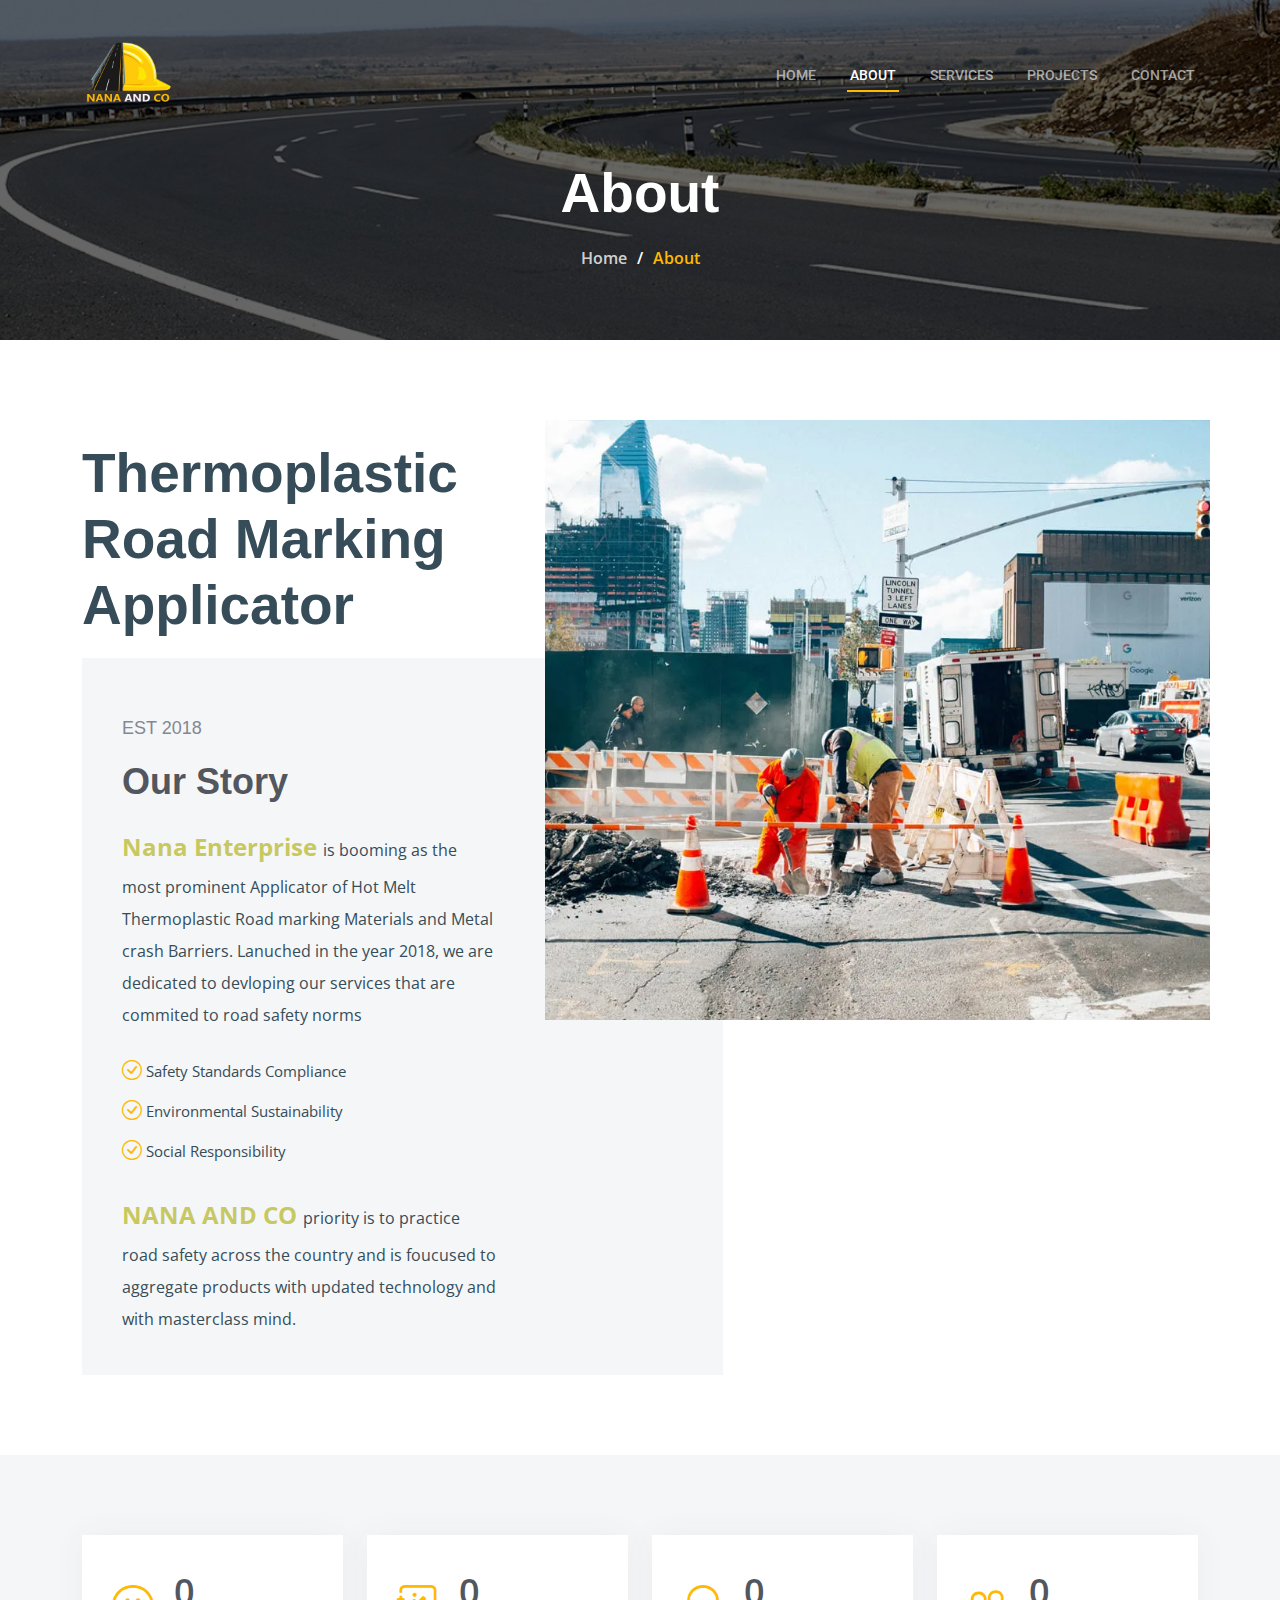
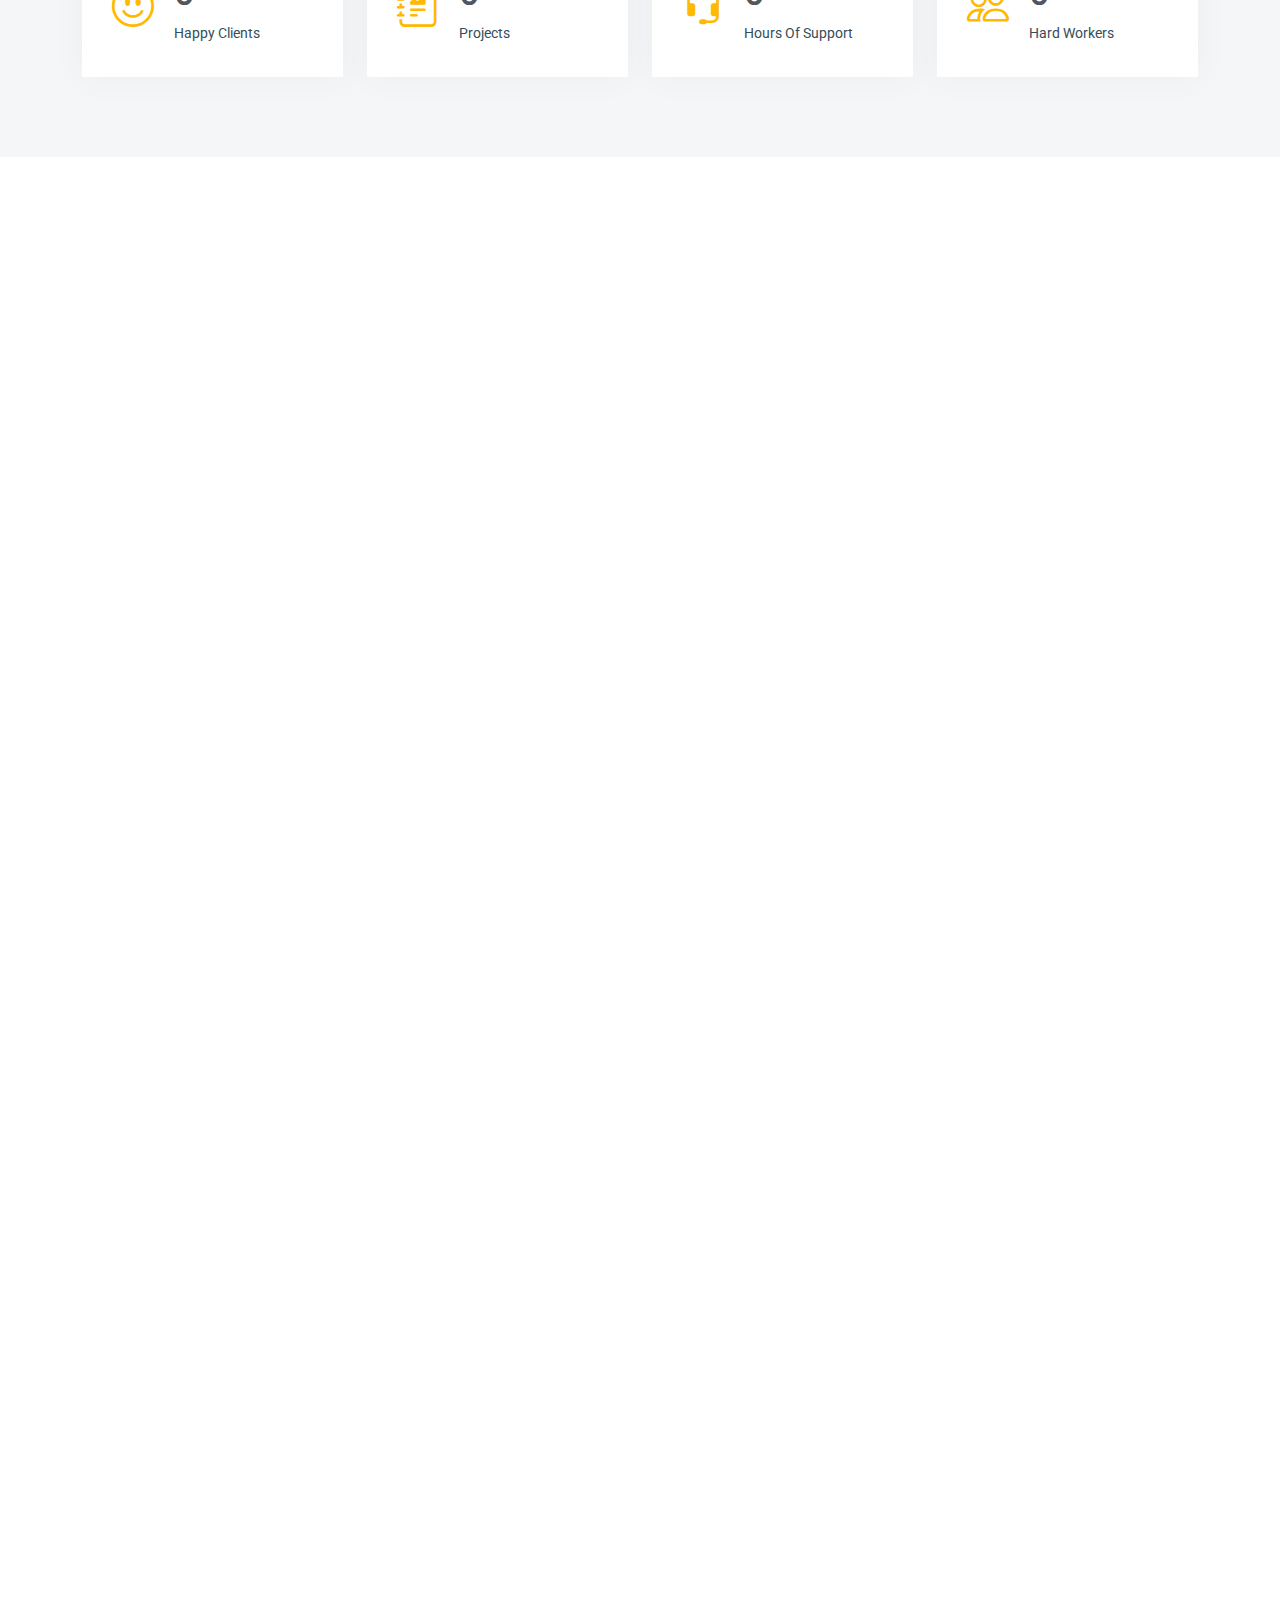
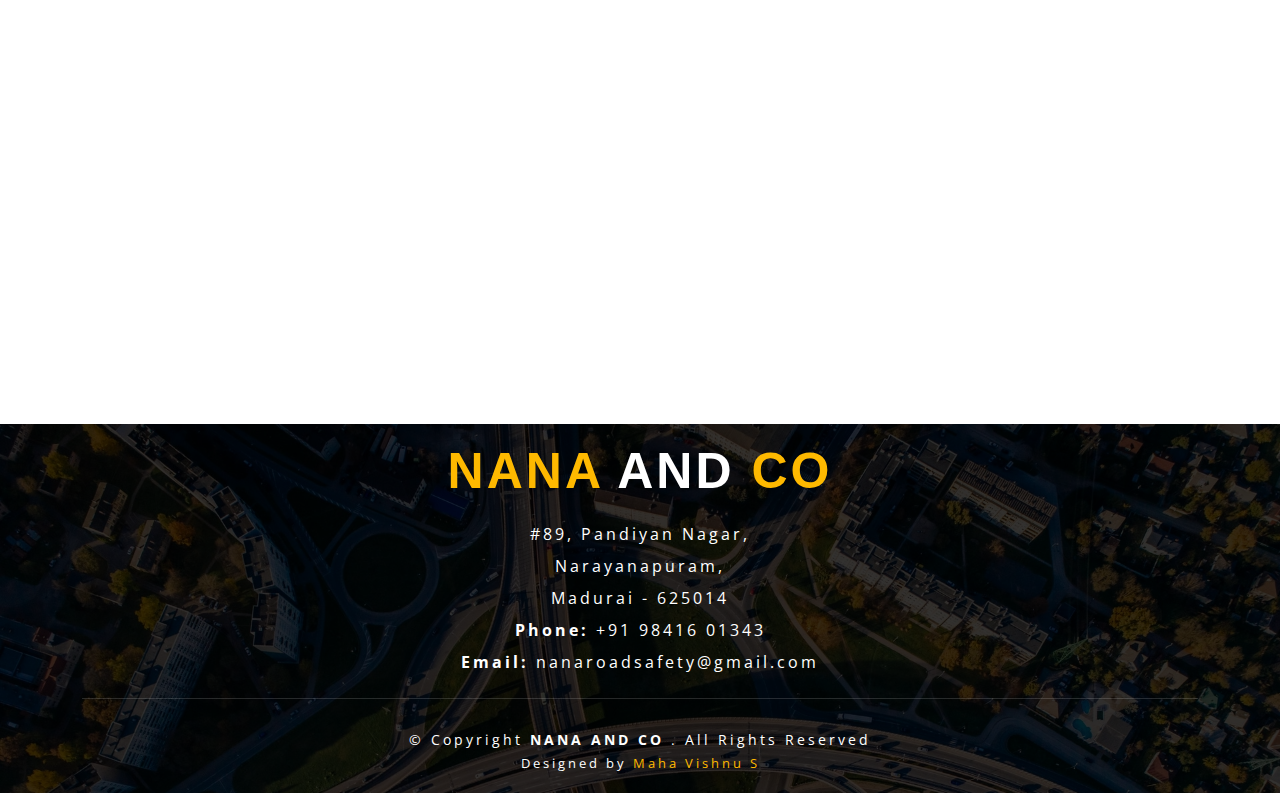
<file: about.html>
<!DOCTYPE html>
<html lang="en">

<head>
  <meta charset="utf-8">
  <meta content="width=device-width, initial-scale=1.0" name="viewport">

  <title>About - NANA AND CO </title>
  <meta name="description" content="Learn about NANA AND CO, a leading provider of high-quality Thermoplastic Road Marking solutions. Discover our commitment to road safety, innovation, and excellence in road marking services.">
<meta name="keywords" content="NANA AND CO, Thermoplastic Road Marking, road safety, road marking solutions, innovative road markings, excellence in road services">
<meta name="author" content="NANA AND CO">
<meta name="robots" content="index, follow">
<meta name="viewport" content="width=device-width, initial-scale=1.0">
<meta name="googlebot" content="index, follow">

<meta name="contact" content="nanaroadsafety@gmail.com">
<meta name="phone" content="+91 98416 01343">
<meta name="address" content="#89, Pandiayan Nagar, Naryanapuram, Madurai - 625014">
<meta name="business-hours" content="Monday to Friday: 8:00 AM - 5:00 PM">
<meta name="geo.region" content="Country-Code">
<meta name="geo.placename" content="City, State">
<meta name="geo.position" content="Latitude;Longitude">
<meta name="ICBM" content="Latitude, Longitude">
<!-- Open Graph meta tags for social media sharing -->
    <meta property="og:title" content="Thermoplastic Road Marking Applicator - NANA AND CO">
    <meta property="og:description" content="Discover our high-quality thermoplastic road marking applicators for superior road safety.">
    <meta property="og:image" content="URL_TO_YOUR_LOGO_OR_FEATURED_IMAGE">
    <meta property="og:url" content="URL_TO_YOUR_WEBSITE">
    <meta property="og:site_name" content="thermoplastic road marking in tamil nadu" />
    <meta property="og:description" content="Explore our high-quality Thermoplastic Road Marking Applicator for precise and durable pavement markings. Enhance road safety with our efficient marking equipment." />

   <!-- Twitter Card meta tags for Twitter sharing -->
    <meta name="twitter:card" content="thermoplastic road marking in tamil nadu">
    <meta name="twitter:site" content="@YourTwitterHandle">
    <meta name="twitter:title" content="Thermoplastic Road Marking Applicator - NANA AND CO">
    <meta name="twitter:description" content="Explore advanced thermoplastic road marking applicators for efficient and durable road markings.">
    <meta name="twitter:image" content="URL_TO_YOUR_LOGO_OR_FEATURED_IMAGE">

    <!-- Add more Open Graph and Twitter tags as needed -->

    <!-- Geo Meta Tags -->
    <meta name="geo.region" content="IN-TN" />
    <meta name="geo.placename" content="Chennai" />
    <meta name="geo.position" content="13.083694;80.270186" />
    <meta name="ICBM" content="13.083694, 80.270186" />
    <meta name="country" content="India">

    <!-- Other Meta Tags -->
    <meta itemprop="name" content="thermoplastic road marking in tamil nadu | NANA AND CO">
    <meta itemprop="description" content="Explore the latest Thermoplastic Road Marking Applicator technology for efficient and durable road marking applications.">
    <meta itemprop="image" content="URL_TO_YOUR_LOGO/assets/img/logo.png">
    <meta itemprop="url" href="URL_TO_YOUR_LOGO" />

    <!-- Store Information Meta Tags -->
    <meta name="storeinfo.storeid" content="inweb" />
    <meta name="storeinfo.storename" content="Country-India" />
    <meta name="storeinfo.storetype" content="PUBLIC_CONSUMER" />
    <meta name="storeinfo.salestype" content="DIRECT" />
    <meta name="taxonomytype" content="contactus" />

    <!-- Page Title Meta Tags -->
    <meta name='PageTitle' content='thermoplastic road marking in tamil nadu'>
    <meta name='pageName' content='thermoplastic road marking in tamil nadu'>
    <!-- Page Title -->
    <title>Contact - NANA AND CO </title>

    <!-- Mobile Specific Meta Tag -->
    <meta name="viewport" content="width=device-width, initial-scale=1">

    <!-- Format Detection -->
    <meta name="format-detection" content="telephone=no">
    <link rel="canonical" href="url">
    <meta name="robots" content="index,follow" />

  <!-- Favicons -->
  <link rel="apple-touch-icon" sizes="180x180" href="assets/favicon/apple-touch-icon.png">
  <link rel="icon" type="image/png" sizes="32x32" href="assets/favicon/favicon-32x32.png">
  <link rel="icon" type="image/png" sizes="16x16" href="/assets/favicon/favicon-16x16.png">


  <!-- Google Fonts -->
  <link rel="preconnect" href="https://fonts.googleapis.com">
  <link rel="preconnect" href="https://fonts.gstatic.com" crossorigin>
  <link href="https://fonts.googleapis.com/css2?family=Open+Sans:ital,wght@0,300;0,400;0,500;0,600;0,700;1,300;1,400;1,600;1,700&family=Roboto:ital,wght@0,300;0,400;0,500;0,600;0,700;1,300;1,400;1,500;1,600;1,700&family=Work+Sans:ital,wght@0,300;0,400;0,500;0,600;0,700;1,300;1,400;1,500;1,600;1,700&display=swap" rel="stylesheet">

  <!-- Vendor CSS Files -->
  <link href="assets/vendor/bootstrap/css/bootstrap.min.css" rel="stylesheet">
  <link href="assets/vendor/bootstrap-icons/bootstrap-icons.css" rel="stylesheet">
  <link href="assets/vendor/fontawesome-free/css/all.min.css" rel="stylesheet">
  <link href="assets/vendor/aos/aos.css" rel="stylesheet">
  <link href="assets/vendor/glightbox/css/glightbox.min.css" rel="stylesheet">
  <link href="assets/vendor/swiper/swiper-bundle.min.css" rel="stylesheet">

  <!-- Template Main CSS File -->
  <link href="assets/css/main.css" rel="stylesheet">
  <link href="assets/css/Home.css" rel="stylesheet">
  <link href="assets/css/style.css" rel="stylesheet">

</head>

<body>

  <!-- ======= Header ======= -->
  <header id="header" class="header d-flex align-items-center">
    <div class="container-fluid container-xl d-flex align-items-center justify-content-between" >

      <a href="index.html" class="logo d-flex align-items-center">
        <!-- Uncomment the line below if you also wish to use an image logo -->
        <img src="assets/images/nana-co-logo.webp" alt="Nana Co logo">
        <!--<h1><span>Nana&</span>Co<span>.</span></h1> -->
      </a>

      <i class="mobile-nav-toggle mobile-nav-show bi bi-list"></i>
      <i class="mobile-nav-toggle mobile-nav-hide d-none bi bi-x"></i>
      <nav id="navbar" class="navbar">
        <ul>
          <li><a href="index.html">Home</a></li>
          <li><a href="about.html" class="active">About</a></li>
          <li><a href="services.html">Services</a></li>
          <li><a href="projects.html">Projects</a></li>
          <li><a href="contact.html">Contact</a></li>
        </ul>
      </nav><!-- .navbar -->

    </div>
  </header><!-- End Header -->

  <main id="main">

    <!-- ======= Breadcrumbs ======= -->
    <div class="breadcrumbs d-flex align-items-center" style="background-image: url('assets/images/header.webp');" alt="NANA AND CO">
      <div class="container position-relative d-flex flex-column align-items-center" data-aos="fade">

        <h2>About</h2>
        <ol>
          <li><a href="index.html">Home</a></li>
          <li>About</li>
        </ol>

      </div>
    </div><!-- End Breadcrumbs -->

    <!-- ======= About Section ======= -->
    <section id="about" class="about">
      <div class="container" data-aos="fade-up">

        <div class="row position-relative">

          <div class="col-lg-7 about-img" style="background-image: url(assets/images/about.webp);" alt="Nana Enterprise"></div>

          <div class="col-lg-7">
            <h2>Thermoplastic Road Marking Applicator</h2>
            <div class="our-story">
              <h4>Est 2018</h4>
              <h3>Our Story</h3>
              <p><span style="font-weight: bold; font-size: x-large; color: rgba(180, 180, 29, 0.708);">Nana Enterprise </span>is booming as the most prominent Applicator of Hot Melt Thermoplastic Road marking Materials and Metal crash Barriers. Lanuched in the year 2018, we are dedicated to devloping our services that are commited to road safety norms
              </p>
              <ul>
                <li><i class="bi bi-check-circle"></i> <span>Safety Standards Compliance</span></li>
                <li><i class="bi bi-check-circle"></i> <span>Environmental Sustainability</span></li>
                <li><i class="bi bi-check-circle"></i> <span>Social Responsibility</span></li>
              </ul>
              <p><span style="font-weight: bold; font-size: x-large; color: rgba(180, 180, 29, 0.708);">NANA AND CO </span>priority is to practice road safety across the country and is foucused to aggregate products with updated technology and with masterclass mind.</p>

              <!-- <div class="watch-video d-flex align-items-center position-relative">
                <i class="bi bi-play-circle"></i>
                <a href="https://www.youtube.com/watch?v=LXb3EKWsInQ" class="glightbox stretched-link">Watch Video</a>
              </div> -->
            </div>
          </div>

        </div>

      </div>
    </section>
    <!-- End About Section -->

    <!-- ======= Stats Counter Section ======= -->
    <section id="stats-counter" class="stats-counter section-bg">
      <div class="container">

        <div class="row gy-4">

          <div class="col-lg-3 col-md-6">
            <div class="stats-item d-flex align-items-center w-100 h-100">
              <i class="bi bi-emoji-smile color-blue flex-shrink-0"></i>
              <div>
                <span data-purecounter-start="0" data-purecounter-end="32" data-purecounter-duration="1" class="purecounter"></span>
                <p>Happy Clients</p>
              </div>
            </div>
          </div><!-- End Stats Item -->

          <div class="col-lg-3 col-md-6">
            <div class="stats-item d-flex align-items-center w-100 h-100">
              <i class="bi bi-journal-richtext color-orange flex-shrink-0"></i>
              <div>
                <span data-purecounter-start="0" data-purecounter-end="51" data-purecounter-duration="1" class="purecounter"></span>
                <p>Projects</p>
              </div>
            </div>
          </div><!-- End Stats Item -->

          <div class="col-lg-3 col-md-6">
            <div class="stats-item d-flex align-items-center w-100 h-100">
              <i class="bi bi-headset color-green flex-shrink-0"></i>
              <div>
                <span data-purecounter-start="0" data-purecounter-end="463" data-purecounter-duration="1" class="purecounter"></span>
                <p>Hours Of Support</p>
              </div>
            </div>
          </div><!-- End Stats Item -->

          <div class="col-lg-3 col-md-6">
            <div class="stats-item d-flex align-items-center w-100 h-100">
              <i class="bi bi-people color-pink flex-shrink-0"></i>
              <div>
                <span data-purecounter-start="0" data-purecounter-end="15" data-purecounter-duration="1" class="purecounter"></span>
                <p>Hard Workers</p>
              </div>
            </div>
          </div><!-- End Stats Item -->

        </div>

      </div>
    </section><!-- End Stats Counter Section -->

  </section>
  <section class="u-clearfix u-section-3" id="carousel_1196" style="padding-bottom: 0;">
    <div class="u-clearfix u-sheet u-valign-middle u-sheet-1">
      <div class="data-layout-selected u-clearfix u-expanded-width u-layout-wrap u-layout-wrap-1">
        <div class="u-layout">
          <div class="u-layout-row">
            <div class="u-container-align-left u-container-style u-layout-cell u-size-22-lg u-size-22-xl u-size-60-md u-size-60-sm u-size-60-xs u-layout-cell-1" data-animation-name="customAnimationIn" data-animation-duration="1500">
              <div class="u-container-layout u-valign-top u-container-layout-1">
                <h2 class="u-align-left u-text u-text-1">about company</h2>
                <p class="u-align-left u-text u-text-2"><span style="font-weight: bold; font-size: x-large; color: rgba(180, 180, 29, 0.708);">Nana Enterprise </span>is booming as the most prominent Applicator of Hot Melt Thermoplastic Road marking Materials and Metal crash Barriers. Lanuched in the year 2018, we are dedicated to devloping our services that are commited to road safety norms
                </p>
              </div>
            </div>
            <div class="u-align-left u-container-style u-image u-layout-cell u-size-21-lg u-size-21-xl u-size-60-md u-size-60-sm u-size-60-xs u-image-1" data-image-width="690" data-image-height="878" data-animation-name="customAnimationIn" data-animation-duration="1500" data-animation-delay="500">
              <div class="u-container-layout u-container-layout-2"></div>
            </div>
            <div class="u-container-style u-layout-cell u-size-17-lg u-size-17-xl u-size-60-md u-size-60-sm u-size-60-xs u-layout-cell-3" data-animation-name="customAnimationIn" data-animation-duration="1500" data-animation-delay="250">
              <div class="u-container-layout u-container-layout-3">
                <p class="u-text u-text-3">The infrastructure of any country is the identity and backbone of the country's economy. Nana Enterprise takes the spotlight in equipping the road infrastructure with thermoplastic road marking materials. India is covered with over six million km of well-connected roads, we thrive to equip such safely built roads with highly innovative technology and with authorized professionals. </p>
                <div class="u-palette-3-base u-shape u-shape-rectangle u-shape-1 hidden-items" ></div>
              </div>
            </div>
          </div>
        </div>
      </div>
    </div>
  </section>
  <section class="u-clearfix u-section-4" id="sec-52b7" style="padding: 0;">
    <div class="u-clearfix u-sheet u-valign-middle u-sheet-1">
      <div class="data-layout-selected u-clearfix u-expanded-width u-gutter-20 u-layout-wrap u-layout-wrap-1">
        <div class="u-layout">
          <div class="u-layout-row">
            <div class="u-size-36 u-size-60-md">
              <div class="u-layout-col">
                <div class="u-size-20">
                  <div class="u-layout-row">
                    <div class="u-align-center u-container-align-left u-container-style u-layout-cell u-size-30 u-white u-layout-cell-1">
                      <div class="u-container-layout u-valign-middle u-container-layout-1">
                        <div class="custom-expanded u-image u-image-circle u-image-1" data-image-width="700" data-image-height="700" data-animation-name="customAnimationIn" data-animation-duration="1500" data-animation-delay="500"></div>
                      </div>
                    </div>
                    <div class="u-align-right u-container-align-right u-container-style u-layout-cell u-size-30 u-layout-cell-2" data-animation-name="customAnimationIn" data-animation-duration="1500" data-animation-delay="500">
                      <div class="u-container-layout u-valign-middle u-container-layout-2">
                        <h2 class="u-align-right u-text u-text-1">About</h2>
                        <p class="u-align-right u-text u-text-2"><span style="font-weight: bold; font-size: x-large; color: rgba(180, 180, 29, 0.708);">NANA AND CO </span>priority is to practice road safety across the country and is foucused to aggregate products with updated technology and with masterclass mind.</p>
                        <a href="" class="u-align-right u-btn u-button-style u-btn-1" data-animation-name="" data-animation-duration="0" data-animation-delay="0" data-animation-direction="">read more</a>
                        </p>
                      </div>
                    </div>
                  </div>
                </div>
                <div class="u-size-40">
                  <div class="u-layout-row">
                    <div class="u-align-right u-container-style u-layout-cell u-size-60 u-white u-layout-cell-3">
                      <div class="u-container-layout u-container-layout-3">
                        <img class="u-expanded-height u-image u-image-2" src="assets/images/asphalt-road-tuscany-italy.webp" data-image-width="625" data-image-height="417" data-animation-name="customAnimationIn" data-animation-duration="1500" data-animation-delay="250" alt="ABOUT COMPANY">
                      </div>
                    </div>
                  </div>
                </div>
              </div>
            </div>
            <div class="u-size-24 u-size-60-md ">
              <div class="u-layout-col">
                <div class="u-container-align-center u-container-style u-layout-cell u-shape-rectangle u-size-60 u-layout-cell-4">
                  <div class="u-container-layout u-container-layout-4">
                    <div class="custom-expanded u-absolute-hcenter-lg u-palette-3-base u-shape u-shape-rectangle u-shape-1" data-animation-name="customAnimationIn" data-animation-duration="1500" data-animation-delay="500"></div>
                    <div class="custom-expanded u-image u-image-circle u-image-3" data-image-width="626" data-image-height="626" data-animation-name="customAnimationIn" data-animation-duration="1500" data-animation-delay="0"></div>
                  </div>
                </div>
              </div>
            </div>
          </div>
        </div>
      </div>
    </div>
  </section>
  <!-- ======= Footer ======= -->
  <footer id="footer" class="footer">

    <div class="footer-content text-center position-relative">
      <div class="container">
              <h3><span style="color: #FEB900;">NANA </span>AND <span style="color: #FEB900;">CO</span></h3>
              <p>
                #89, Pandiyan Nagar, <br>
                Narayanapuram,<br>
                Madurai - 625014<br>
                <strong>Phone:</strong> +91 98416 01343<br>
                <strong>Email:</strong> nanaroadsafety@gmail.com<br>
              </p>
      </div>
    </div>

    <div class="footer-legal text-center position-relative">
      <div class="container">
        <div class="copyright">
          &copy; Copyright <strong><span>NANA AND CO </span></strong>. All Rights Reserved
        </div>
        <div class="credits">
          Designed by <a href="https://www.linkedin.com/in/maha-vishnu-s-4a2760268/">Maha Vishnu S</a>
        </div>
      </div>
    </div>

  </footer>
  <!-- End Footer -->

  <a href="#" class="scroll-top d-flex align-items-center justify-content-center"><i class="bi bi-arrow-up-short"></i></a>

  <div id="preloader"></div>

  <!-- Vendor JS Files -->
  <script src="assets/vendor/bootstrap/js/bootstrap.bundle.min.js"></script>
  <script src="assets/vendor/aos/aos.js"></script>
  <script src="assets/vendor/glightbox/js/glightbox.min.js"></script>
  <script src="assets/vendor/isotope-layout/isotope.pkgd.min.js"></script>
  <script src="assets/vendor/swiper/swiper-bundle.min.js"></script>
  <script src="assets/vendor/purecounter/purecounter_vanilla.js"></script>
  <script src="assets/vendor/php-email-form/validate.js"></script>
  

  <!-- Template Main JS File -->
  <script src="assets/js/main.js"></script>
  <script class="u-script" type="text/javascript" src="assets/js/jquery.js" defer=""></script>
  <script class="u-script" type="text/javascript" src="assets/js/index.js" defer=""></script>

</body>

</html>
</file>
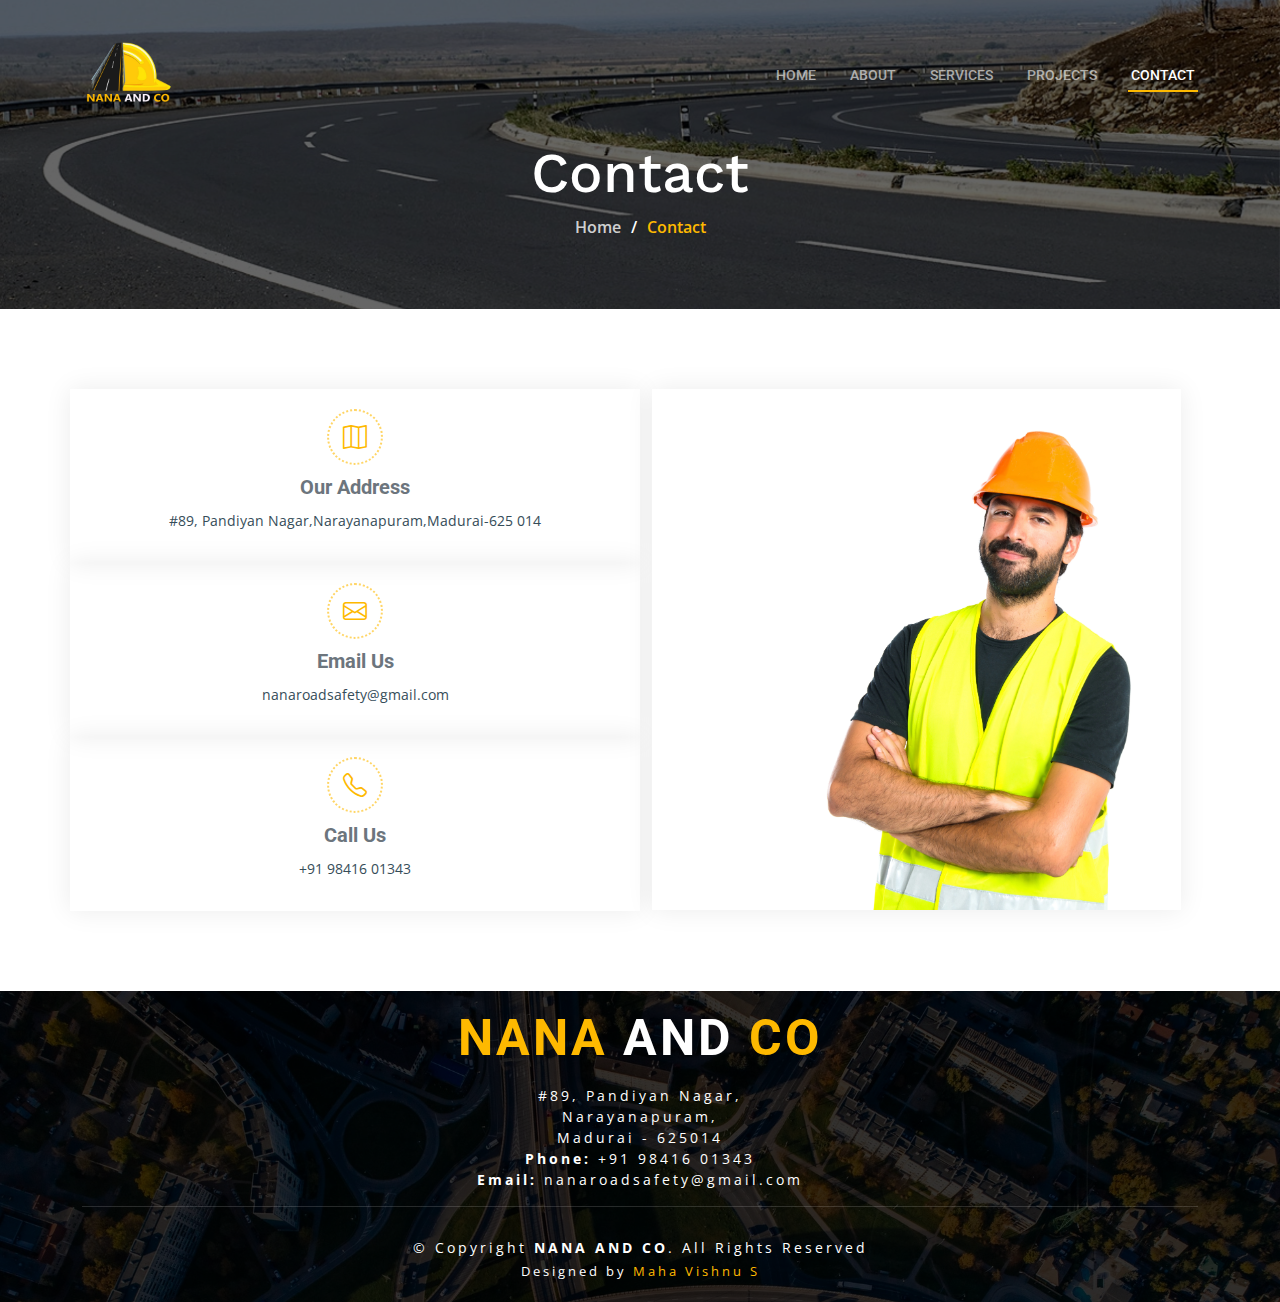
<file: contact.html>
<!DOCTYPE html>
<html lang="en">

<head>
  <meta charset="utf-8">
  <meta content="width=device-width, initial-scale=1.0" name="viewport">

<meta name="description" content="Contact NANA AND CO for high-quality Thermoplastic Road Marking solutions. Reach out to us for durable and reliable road marking services.">
<meta name="keywords" content="NANA AND CO, Thermoplastic Road Marking, road marking solutions, road safety, durable road markings, road marking applicator, road safety equipment, traffic management, pavement marking, Reflective road markings, Line painting equipment">
<meta name="author" content="NANA AND CO">
<meta name="robots" content="index, follow">
<meta name="viewport" content="width=device-width, initial-scale=1.0">
<meta name="googlebot" content="index, follow">
<meta name="contact" content="nanaroadsafety@gmail.com">
<meta name="phone" content="+91 98416 01343">
<meta name="address" content="#89, Pandiayan Nagar, Naryanapuram, Madurai - 625014">
<meta name="business-hours" content="Monday to Friday: 8:00 AM - 5:00 PM">
    <meta name="title" content="NANA AND CO">
    <meta name="CACHE-CONTROL" content="PUBLIC">
    <meta name="Copyright" content="NANA AND CO">
    <meta name="Developer" content="Maha Vishnu S">
    <meta name="Publisher" content="NANA AND Co">
    <meta name="Logo-Designer" content="Vignesh.A">

<!-- Open Graph meta tags for social media sharing -->
    <meta property="og:title" content="Thermoplastic Road Marking Applicator - NANA AND CO">
    <meta property="og:description" content="Discover our high-quality thermoplastic road marking applicators for superior road safety.">
    <meta property="og:image" content="URL_TO_YOUR_LOGO_OR_FEATURED_IMAGE">
    <meta property="og:url" content="URL_TO_YOUR_WEBSITE">
    <meta property="og:site_name" content="thermoplastic road marking in tamil nadu" />
    <meta property="og:description" content="Explore our high-quality Thermoplastic Road Marking Applicator for precise and durable pavement markings. Enhance road safety with our efficient marking equipment." />

   <!-- Twitter Card meta tags for Twitter sharing -->
    <meta name="twitter:card" content="thermoplastic road marking in tamil nadu">
    <meta name="twitter:site" content="@YourTwitterHandle">
    <meta name="twitter:title" content="Thermoplastic Road Marking Applicator - NANA AND CO">
    <meta name="twitter:description" content="Explore advanced thermoplastic road marking applicators for efficient and durable road markings.">
    <meta name="twitter:image" content="URL_TO_YOUR_LOGO_OR_FEATURED_IMAGE">

    <!-- Add more Open Graph and Twitter tags as needed -->

    <!-- Geo Meta Tags -->
    <meta name="geo.region" content="IN-TN" />
    <meta name="geo.placename" content="Chennai" />
    <meta name="geo.position" content="13.083694;80.270186" />
    <meta name="ICBM" content="13.083694, 80.270186" />
    <meta name="country" content="India">

    <!-- Other Meta Tags -->
    <meta itemprop="name" content="thermoplastic road marking in tamil nadu | NANA AND CO">
    <meta itemprop="description" content="Explore the latest Thermoplastic Road Marking Applicator technology for efficient and durable road marking applications.">
    <meta itemprop="image" content="URL_TO_YOUR_LOGO/assets/img/logo.png">
    <meta itemprop="url" href="URL_TO_YOUR_LOGO" />

    <!-- Store Information Meta Tags -->
    <meta name="storeinfo.storeid" content="inweb" />
    <meta name="storeinfo.storename" content="Country-India" />
    <meta name="storeinfo.storetype" content="PUBLIC_CONSUMER" />
    <meta name="storeinfo.salestype" content="DIRECT" />
    <meta name="taxonomytype" content="contactus" />

    <!-- Page Title Meta Tags -->
    <meta name='PageTitle' content='thermoplastic road marking in tamil nadu'>
    <meta name='pageName' content='thermoplastic road marking in tamil nadu'>
    <!-- Page Title -->
    <title>Contact - NANA AND CO </title>

    <!-- Mobile Specific Meta Tag -->
    <meta name="viewport" content="width=device-width, initial-scale=1">

    <!-- Geo Tags -->
    <meta name="geo.region" content="IN-TN" />
    <meta name="geo.position" content="12.794811;79.000641" />
    <meta name="ICBM" content="12.794811, 79.000641" />


    <!-- Format Detection -->
    <meta name="format-detection" content="telephone=no">
    <link rel="canonical" href="url">
    <meta name="robots" content="index,follow" /> 

  <!-- Favicons -->
  <link rel="apple-touch-icon" sizes="180x180" href="assets/favicon/apple-touch-icon.png">
  <link rel="icon" type="image/png" sizes="32x32" href="assets/favicon/favicon-32x32.png">
  <link rel="icon" type="image/png" sizes="16x16" href="/assets/favicon/favicon-16x16.png">

  <!-- Google Fonts -->
  <link rel="preconnect" href="https://fonts.googleapis.com">
  <link rel="preconnect" href="https://fonts.gstatic.com" crossorigin>
  <link href="https://fonts.googleapis.com/css2?family=Open+Sans:ital,wght@0,300;0,400;0,500;0,600;0,700;1,300;1,400;1,600;1,700&family=Roboto:ital,wght@0,300;0,400;0,500;0,600;0,700;1,300;1,400;1,500;1,600;1,700&family=Work+Sans:ital,wght@0,300;0,400;0,500;0,600;0,700;1,300;1,400;1,500;1,600;1,700&display=swap" rel="stylesheet">

  <!-- Vendor CSS Files -->
  <link href="assets/vendor/bootstrap/css/bootstrap.min.css" rel="stylesheet">
  <link href="assets/vendor/bootstrap-icons/bootstrap-icons.css" rel="stylesheet">
  <link href="assets/vendor/fontawesome-free/css/all.min.css" rel="stylesheet">
  <link href="assets/vendor/aos/aos.css" rel="stylesheet">
  <link href="assets/vendor/glightbox/css/glightbox.min.css" rel="stylesheet">
  <link href="assets/vendor/swiper/swiper-bundle.min.css" rel="stylesheet">

  <!-- Template Main CSS File -->
  <link href="assets/css/main.css" rel="stylesheet">
</head>

<body>

  <!-- ======= Header ======= -->
  <header id="header" class="header d-flex align-items-center">
    <div class="container-fluid container-xl d-flex align-items-center justify-content-between" >

      <a href="index.html" class="logo d-flex align-items-center">
        <!-- Uncomment the line below if you also wish to use an image logo -->
        <img src="assets/images/nana-co-logo.webp" alt="Nana&Co logo" >
        <!--<h1><span>Nana&</span>Co<span>.</span></h1> -->
      </a>

      <i class="mobile-nav-toggle mobile-nav-show bi bi-list"></i>
      <i class="mobile-nav-toggle mobile-nav-hide d-none bi bi-x"></i>
      <nav id="navbar" class="navbar">
        <ul>
          <li><a href="index.html">Home</a></li>
          <li><a href="about.html">About</a></li>
          <li><a href="services.html">Services</a></li>
          <li><a href="projects.html">Projects</a></li>
          <li><a href="contact.html" class="active">Contact</a></li>
        </ul>
      </nav><!-- .navbar -->

    </div>
  </header><!-- End Header -->

  <main id="main">

    <!-- ======= Breadcrumbs ======= -->
    <div class="breadcrumbs d-flex align-items-center" style="background-image: url('assets/images/header.webp');" alt="Contact">
      <div class="container position-relative d-flex flex-column align-items-center" data-aos="fade">

        <h2>Contact</h2>
        <ol>
          <li><a href="index.html">Home</a></li>
          <li>Contact</li>
        </ol>

      </div>
    </div><!-- End Breadcrumbs -->

    <!-- ======= Contact Section ======= -->
    <section id="contact" class="contact">
      <div class="container" data-aos="fade-up" data-aos-delay="100">

        <div class="row gy-4">
          
          <div class="col-lg-6">
            <div class="row">
            <div class="info-item  d-flex flex-column justify-content-center align-items-center align-row">
              <i class="bi bi-map"></i>
              <h3>Our Address</h3>
              <p>#89, Pandiyan Nagar,Narayanapuram,Madurai-625 014</p>
            </div>
          </div><!-- End Info Item -->

          <div class="row">
            <div class="info-item d-flex flex-column justify-content-center align-items-center align-row">
              <i class="bi bi-envelope"></i>
              <h3>Email Us</h3>
              <p>nanaroadsafety@gmail.com</p>
            </div>
          </div><!-- End Info Item -->

          <div class="row">
            <div class="info-item  d-flex flex-column justify-content-center align-items-center align-row">
              <i class="bi bi-telephone"></i>
              <h3>Call Us</h3>
              <p>+91 98416 01343</p>
            </div>
          </div><!-- End Info Item -->
        </div>
        <div class="col-lg-6 contact-img">
          <img src="assets/images/workman-with-his-arms-crossed-white-background.webp" alt="Contact us">
        </div><!-- End Contact Image -->
      </div>
    </section>

  </main><!-- End #main -->

  <footer id="footer" class="footer">

    <div class="footer-content text-center position-relative">
      <div class="container">
              <h3><span style="color: #FEB900;">NANA </span>AND <span style="color: #FEB900;">CO</span></h3>
              <p>
                #89, Pandiyan Nagar, <br>
                Narayanapuram,<br>
                Madurai - 625014<br>
                <strong>Phone:</strong> +91 98416 01343<br>
                <strong>Email:</strong> nanaroadsafety@gmail.com<br>
              </p>
      </div>
    </div>

    <div class="footer-legal text-center position-relative">
      <div class="container">
        <div class="copyright">
          &copy; Copyright <strong><span>NANA AND CO</span></strong>. All Rights Reserved
        </div>
        <div class="credits">
          Designed by <a href="https://www.linkedin.com/in/maha-vishnu-s-4a2760268/">Maha Vishnu S</a>
        </div>
      </div>
    </div>

  </footer>
  <!-- End Footer -->

  <a href="#" class="scroll-top d-flex align-items-center justify-content-center"><i class="bi bi-arrow-up-short"></i></a>

  <div id="preloader"></div>

  <!-- Vendor JS Files -->
  <script src="assets/vendor/bootstrap/js/bootstrap.bundle.min.js"></script>
  <script src="assets/vendor/aos/aos.js"></script>
  <script src="assets/vendor/glightbox/js/glightbox.min.js"></script>
  <script src="assets/vendor/isotope-layout/isotope.pkgd.min.js"></script>
  <script src="assets/vendor/swiper/swiper-bundle.min.js"></script>
  <script src="assets/vendor/purecounter/purecounter_vanilla.js"></script>
  <script src="assets/vendor/php-email-form/validate.js"></script>

  <!-- Template Main JS File -->
  <script src="assets/js/main.js"></script>

</body>

</html>
</file>
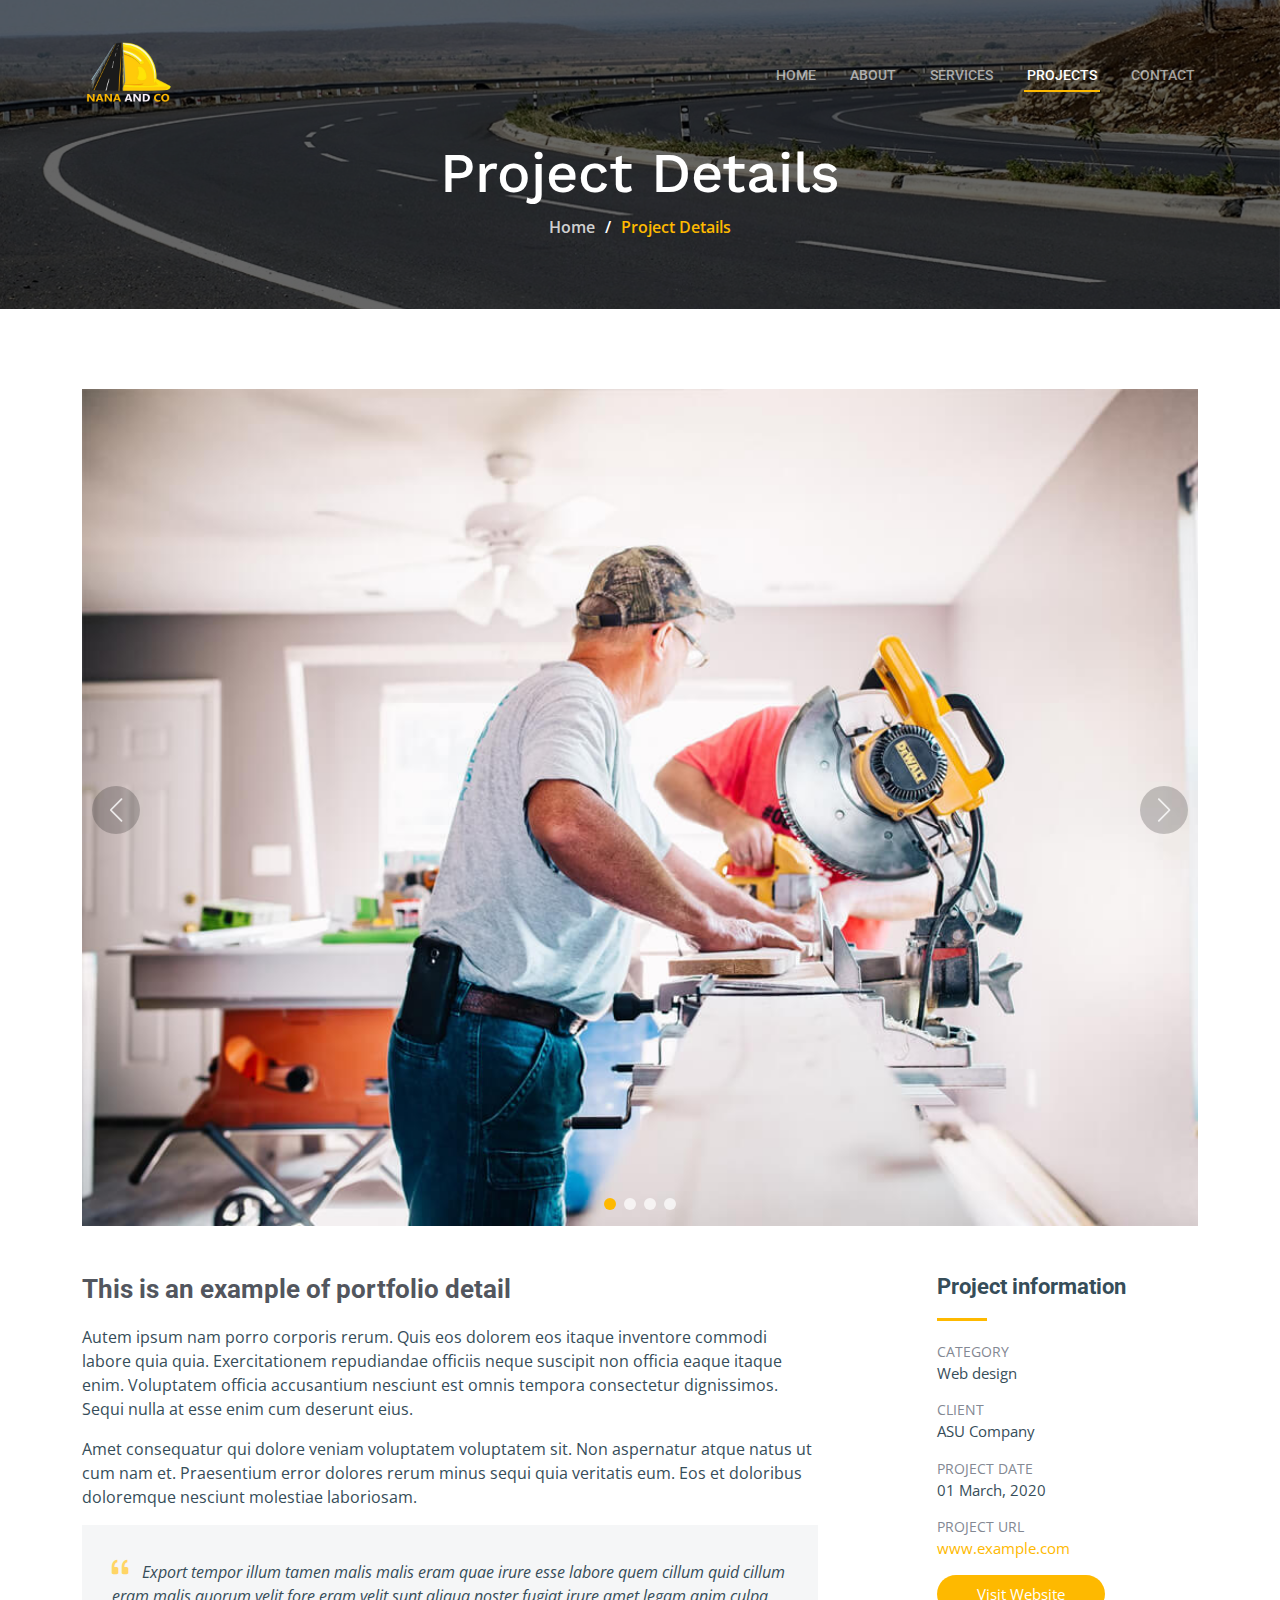
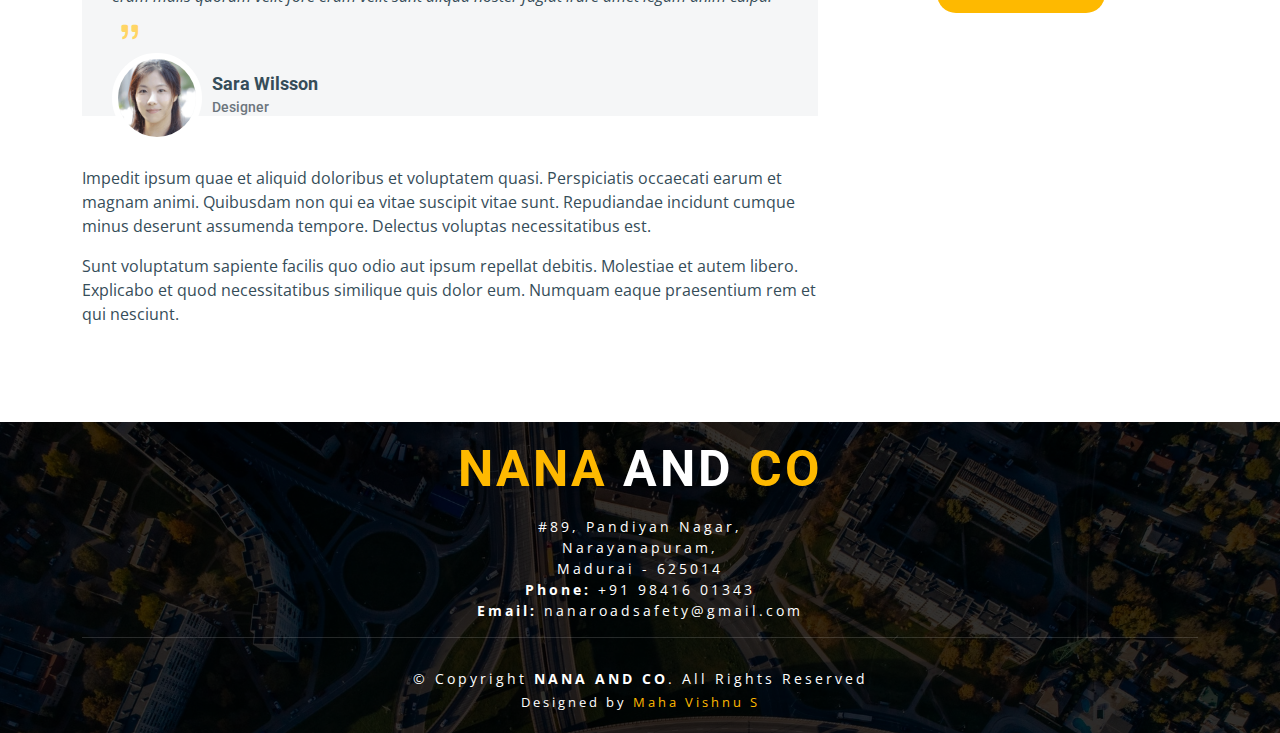
<file: project-details.html>
<!DOCTYPE html>
<html lang="en">

<head>
  <meta charset="utf-8">
  <meta content="width=device-width, initial-scale=1.0" name="viewport">

  <title>Project Details - NANA AND CO </title>
  <meta name="description" content="Contact NANA AND CO for high-quality Thermoplastic Road Marking solutions. Reach out to us for durable and reliable road marking services.">
  <meta name="keywords" content="NANA AND CO, Thermoplastic Road Marking, road marking solutions, road safety, durable road markings, road marking applicator, road safety equipment, traffic management, pavement marking, Reflective road markings, Line painting equipment">
  <meta name="author" content="NANA AND CO">
    <meta name="title" content="NANA AND CO">
    <meta name="CACHE-CONTROL" content="PUBLIC">
    <meta name="Copyright" content="NANA AND CO">
    <meta name="Developer" content="Maha Vishnu S">
    <meta name="Publisher" content="NANA AND Co">
    <meta name="Logo-Designer" content="Vignesh.A">
    <meta name="robots" content="index, follow">
    <meta name="viewport" content="width=device-width, initial-scale=1.0">
    <meta name="googlebot" content="index, follow">
    <meta name="contact" content="nanaroadsafety@gmail.com">
    <meta name="phone" content="+91 98416 01343">
    <meta name="address" content="#89, Pandiayan Nagar, Naryanapuram, Madurai - 625014">
    <meta name="business-hours" content="Monday to Friday: 8:00 AM - 5:00 PM">

    <!-- Open Graph meta tags for social media sharing -->
    <meta property="og:title" content="Thermoplastic Road Marking Applicator - NANA AND CO">
    <meta property="og:description" content="Discover our high-quality thermoplastic road marking applicators for superior road safety.">
    <meta property="og:image" content="URL_TO_YOUR_LOGO_OR_FEATURED_IMAGE">
    <meta property="og:url" content="URL_TO_YOUR_WEBSITE">
    <meta property="og:site_name" content="thermoplastic road marking in tamil nadu" />
    <meta property="og:description" content="Explore our high-quality Thermoplastic Road Marking Applicator for precise and durable pavement markings. Enhance road safety with our efficient marking equipment." />

   <!-- Twitter Card meta tags for Twitter sharing -->
    <meta name="twitter:card" content="thermoplastic road marking in tamil nadu">
    <meta name="twitter:site" content="@YourTwitterHandle">
    <meta name="twitter:title" content="Thermoplastic Road Marking Applicator - NANA AND CO">
    <meta name="twitter:description" content="Explore advanced thermoplastic road marking applicators for efficient and durable road markings.">
    <meta name="twitter:image" content="URL_TO_YOUR_LOGO_OR_FEATURED_IMAGE">

    <!-- Add more Open Graph and Twitter tags as needed -->

    <!-- Geo Meta Tags -->
    <meta name="geo.region" content="IN-TN" />
    <meta name="geo.placename" content="Chennai" />
    <meta name="geo.position" content="13.083694;80.270186" />
    <meta name="ICBM" content="13.083694, 80.270186" />
    <meta name="country" content="India">

    <!-- Other Meta Tags -->
    <meta itemprop="name" content="thermoplastic road marking in tamil nadu | NANA AND CO">
    <meta itemprop="description" content="Explore the latest Thermoplastic Road Marking Applicator technology for efficient and durable road marking applications.">
    <meta itemprop="image" content="URL_TO_YOUR_LOGO/assets/img/logo.png">
    <meta itemprop="url" href="URL_TO_YOUR_LOGO" />

    <!-- Store Information Meta Tags -->
    <meta name="storeinfo.storeid" content="inweb" />
    <meta name="storeinfo.storename" content="Country-India" />
    <meta name="storeinfo.storetype" content="PUBLIC_CONSUMER" />
    <meta name="storeinfo.salestype" content="DIRECT" />
    <meta name="taxonomytype" content="contactus" />

    <!-- Page Title Meta Tags -->
    <meta name='PageTitle' content='thermoplastic road marking in tamil nadu'>
    <meta name='pageName' content='thermoplastic road marking in tamil nadu'>
    <!-- Page Title -->
    <title>Contact - NANA AND CO </title>

    <!-- Mobile Specific Meta Tag -->
    <meta name="viewport" content="width=device-width, initial-scale=1">

    <!-- Geo Tags -->
    <meta name="geo.region" content="IN-TN" />
    <meta name="geo.position" content="12.794811;79.000641" />
    <meta name="ICBM" content="12.794811, 79.000641" />


    <!-- Format Detection -->
    <meta name="format-detection" content="telephone=no">
    <link rel="canonical" href="url">
    <meta name="robots" content="index,follow" />

  <!-- Favicons -->
  <link rel="apple-touch-icon" sizes="180x180" href="assets/favicon/apple-touch-icon.png">
  <link rel="icon" type="image/png" sizes="32x32" href="assets/favicon/favicon-32x32.png">
  <link rel="icon" type="image/png" sizes="16x16" href="/assets/favicon/favicon-16x16.png">

  <!-- Google Fonts -->
  <link rel="preconnect" href="https://fonts.googleapis.com">
  <link rel="preconnect" href="https://fonts.gstatic.com" crossorigin>
  <link href="https://fonts.googleapis.com/css2?family=Open+Sans:ital,wght@0,300;0,400;0,500;0,600;0,700;1,300;1,400;1,600;1,700&family=Roboto:ital,wght@0,300;0,400;0,500;0,600;0,700;1,300;1,400;1,500;1,600;1,700&family=Work+Sans:ital,wght@0,300;0,400;0,500;0,600;0,700;1,300;1,400;1,500;1,600;1,700&display=swap" rel="stylesheet">

  <!-- Vendor CSS Files -->
  <link href="assets/vendor/bootstrap/css/bootstrap.min.css" rel="stylesheet">
  <link href="assets/vendor/bootstrap-icons/bootstrap-icons.css" rel="stylesheet">
  <link href="assets/vendor/fontawesome-free/css/all.min.css" rel="stylesheet">
  <link href="assets/vendor/aos/aos.css" rel="stylesheet">
  <link href="assets/vendor/glightbox/css/glightbox.min.css" rel="stylesheet">
  <link href="assets/vendor/swiper/swiper-bundle.min.css" rel="stylesheet">

  <!-- Template Main CSS File -->
  <link href="assets/css/main.css" rel="stylesheet">


</head>

<body>

  <!-- ======= Header ======= -->
  <header id="header" class="header d-flex align-items-center">
    <div class="container-fluid container-xl d-flex align-items-center justify-content-between" >

      <a href="index.html" class="logo d-flex align-items-center">
        <!-- Uncomment the line below if you also wish to use an image logo -->
        <img src="assets/images/nana-co-logo.webp" alt="Nana&Co logo" >
        <!--<h1><span>Nana&</span>Co<span>.</span></h1> -->
      </a>

      <i class="mobile-nav-toggle mobile-nav-show bi bi-list"></i>
      <i class="mobile-nav-toggle mobile-nav-hide d-none bi bi-x"></i>
      <nav id="navbar" class="navbar">
        <ul>
          <li><a href="index.html">Home</a></li>
          <li><a href="about.html">About</a></li>
          <li><a href="services.html">Services</a></li>
          <li><a href="projects.html" class="active">Projects</a></li>
          <li><a href="contact.html">Contact</a></li>
        </ul>
      </nav><!-- .navbar -->

    </div>
  </header><!-- End Header -->

  <main id="main">

    <!-- ======= Breadcrumbs ======= -->
    <div class="breadcrumbs d-flex align-items-center" style="background-image: url('assets/images/header.webp');">
      <div class="container position-relative d-flex flex-column align-items-center" data-aos="fade">

        <h2>Project Details</h2>
        <ol>
          <li><a href="index.html">Home</a></li>
          <li>Project Details</li>
        </ol>

      </div>
    </div><!-- End Breadcrumbs -->

    <!-- ======= Projet Details Section ======= -->
    <section id="project-details" class="project-details">
      <div class="container" data-aos="fade-up" data-aos-delay="100">

        <div class="position-relative h-100">
          <div class="slides-1 portfolio-details-slider swiper">
            <div class="swiper-wrapper align-items-center">

              <div class="swiper-slide">
                <img src="assets/img/projects/remodeling-1.jpg" alt="remodeling">
              </div>

              <div class="swiper-slide">
                <img src="assets/img/projects/construction-1.jpg" alt="construction">
              </div>

              <div class="swiper-slide">
                <img src="assets/img/projects/design-1.jpg" alt="design">
              </div>

              <div class="swiper-slide">
                <img src="assets/img/projects/repairs-1.jpg" alt="repairs">
              </div>

            </div>
            <div class="swiper-pagination"></div>
          </div>
          <div class="swiper-button-prev"></div>
          <div class="swiper-button-next"></div>

        </div>

        <div class="row justify-content-between gy-4 mt-4">

          <div class="col-lg-8">
            <div class="portfolio-description">
              <h2>This is an example of portfolio detail</h2>
              <p>
                Autem ipsum nam porro corporis rerum. Quis eos dolorem eos itaque inventore commodi labore quia quia. Exercitationem repudiandae officiis neque suscipit non officia eaque itaque enim. Voluptatem officia accusantium nesciunt est omnis tempora consectetur dignissimos. Sequi nulla at esse enim cum deserunt eius.
              </p>
              <p>
                Amet consequatur qui dolore veniam voluptatem voluptatem sit. Non aspernatur atque natus ut cum nam et. Praesentium error dolores rerum minus sequi quia veritatis eum. Eos et doloribus doloremque nesciunt molestiae laboriosam.
              </p>

              <div class="testimonial-item">
                <p>
                  <i class="bi bi-quote quote-icon-left"></i>
                  Export tempor illum tamen malis malis eram quae irure esse labore quem cillum quid cillum eram malis quorum velit fore eram velit sunt aliqua noster fugiat irure amet legam anim culpa.
                  <i class="bi bi-quote quote-icon-right"></i>
                </p>
                <div>
                  <img src="assets/img/testimonials/testimonials-2.jpg" class="testimonial-img" alt="">
                  <h3>Sara Wilsson</h3>
                  <h4>Designer</h4>
                </div>
              </div>

              <p>
                Impedit ipsum quae et aliquid doloribus et voluptatem quasi. Perspiciatis occaecati earum et magnam animi. Quibusdam non qui ea vitae suscipit vitae sunt. Repudiandae incidunt cumque minus deserunt assumenda tempore. Delectus voluptas necessitatibus est.

              <p>
                Sunt voluptatum sapiente facilis quo odio aut ipsum repellat debitis. Molestiae et autem libero. Explicabo et quod necessitatibus similique quis dolor eum. Numquam eaque praesentium rem et qui nesciunt.
              </p>

            </div>
          </div>

          <div class="col-lg-3">
            <div class="portfolio-info">
              <h3>Project information</h3>
              <ul>
                <li><strong>Category</strong> <span>Web design</span></li>
                <li><strong>Client</strong> <span>ASU Company</span></li>
                <li><strong>Project date</strong> <span>01 March, 2020</span></li>
                <li><strong>Project URL</strong> <a href="#">www.example.com</a></li>
                <li><a href="#" class="btn-visit align-self-start">Visit Website</a></li>
              </ul>
            </div>
          </div>

        </div>

      </div>
    </section><!-- End Projet Details Section -->

  </main><!-- End #main -->

  <!-- ======= Footer ======= -->
  <footer id="footer" class="footer">

    <div class="footer-content text-center position-relative">
      <div class="container">
              <h3><span style="color: #FEB900;">NANA </span>AND <span style="color: #FEB900;">CO</span></h3>
              <p>
                #89, Pandiyan Nagar, <br>
                Narayanapuram,<br>
                Madurai - 625014<br>
                <strong>Phone:</strong> +91 98416 01343<br>
                <strong>Email:</strong> nanaroadsafety@gmail.com<br>
              </p>
      </div>
    </div>

    <div class="footer-legal text-center position-relative">
      <div class="container">
        <div class="copyright">
          &copy; Copyright <strong><span>NANA AND CO</span></strong>. All Rights Reserved
        </div>
        <div class="credits">
          Designed by <a href="https://www.linkedin.com/in/maha-vishnu-s-4a2760268/">Maha Vishnu S</a>
        </div>
      </div>
    </div>

  </footer>
  <!-- End Footer -->

  <a href="#" class="scroll-top d-flex align-items-center justify-content-center"><i class="bi bi-arrow-up-short"></i></a>

  <div id="preloader"></div>

  <!-- Vendor JS Files -->
  <script src="assets/vendor/bootstrap/js/bootstrap.bundle.min.js"></script>
  <script src="assets/vendor/aos/aos.js"></script>
  <script src="assets/vendor/glightbox/js/glightbox.min.js"></script>
  <script src="assets/vendor/isotope-layout/isotope.pkgd.min.js"></script>
  <script src="assets/vendor/swiper/swiper-bundle.min.js"></script>
  <script src="assets/vendor/purecounter/purecounter_vanilla.js"></script>
  <script src="assets/vendor/php-email-form/validate.js"></script>

  <!-- Template Main JS File -->
  <script src="assets/js/main.js"></script>

</body>

</html>
</file>
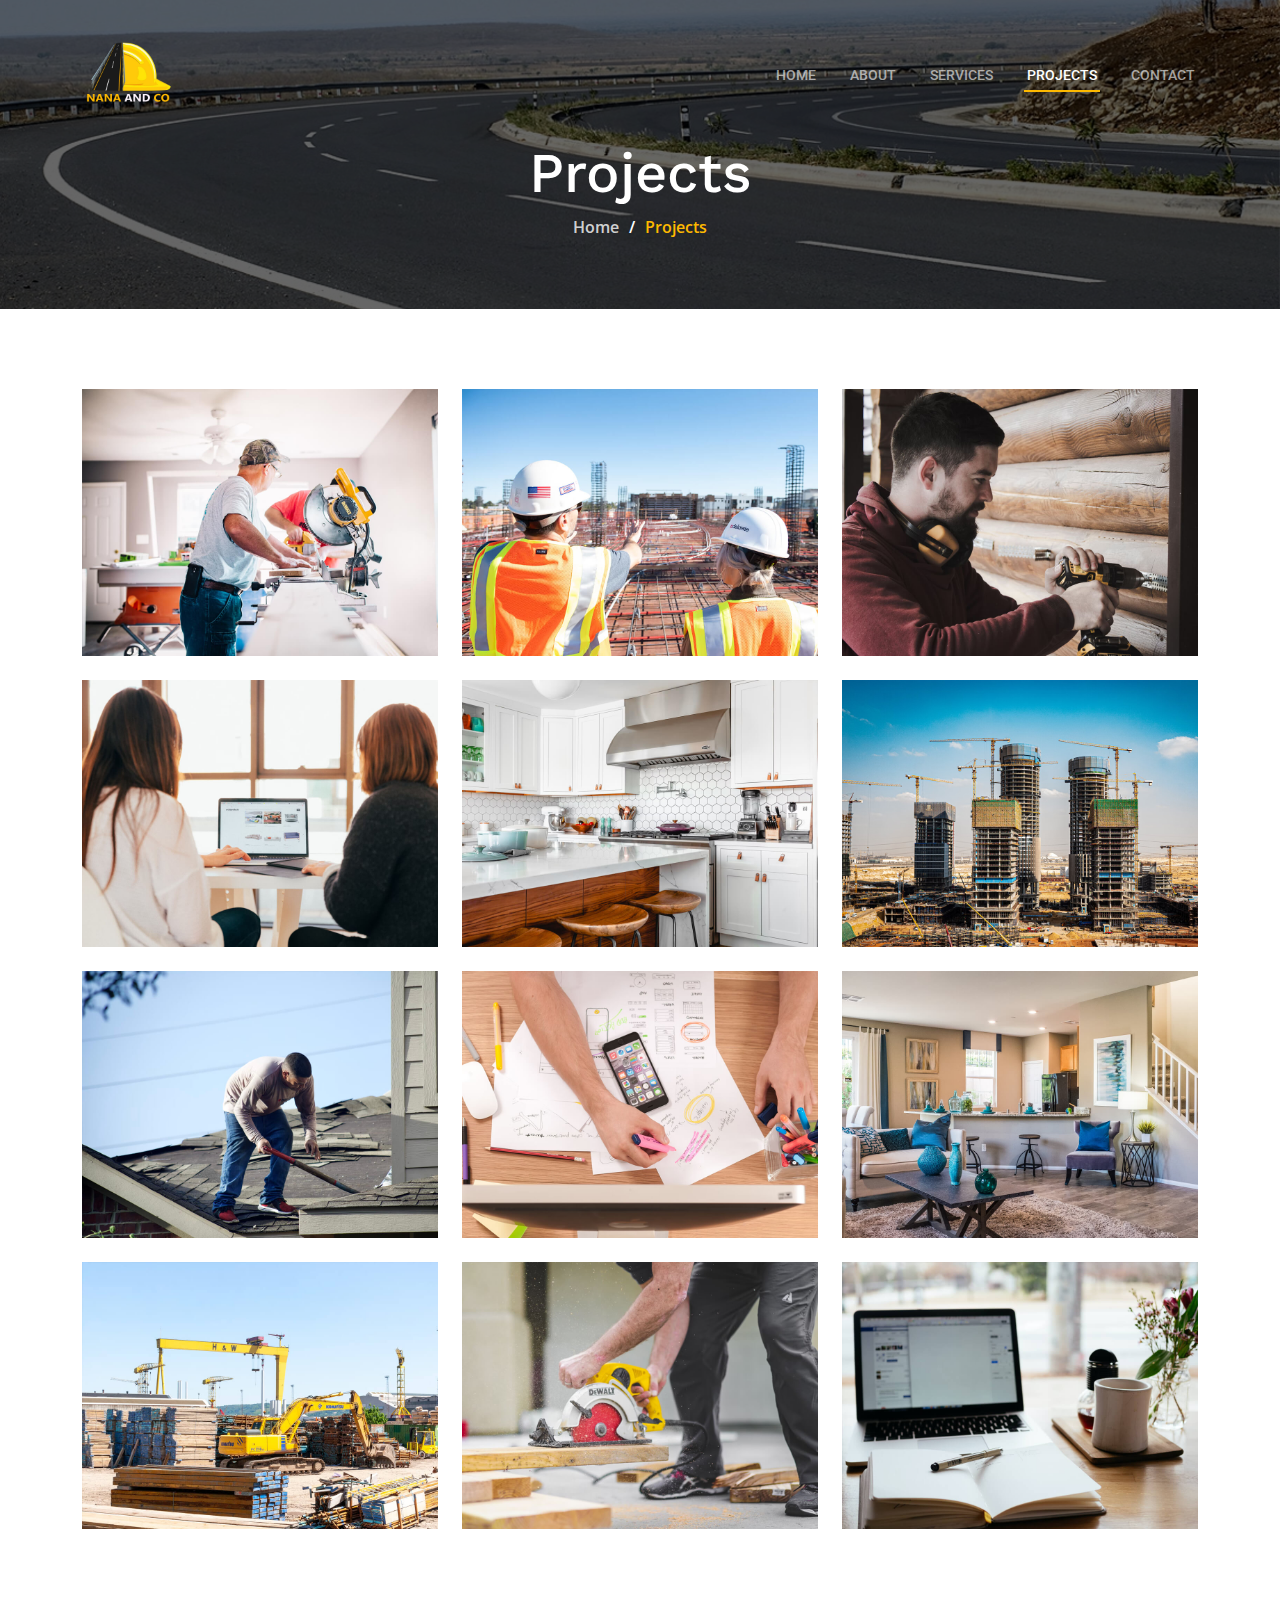
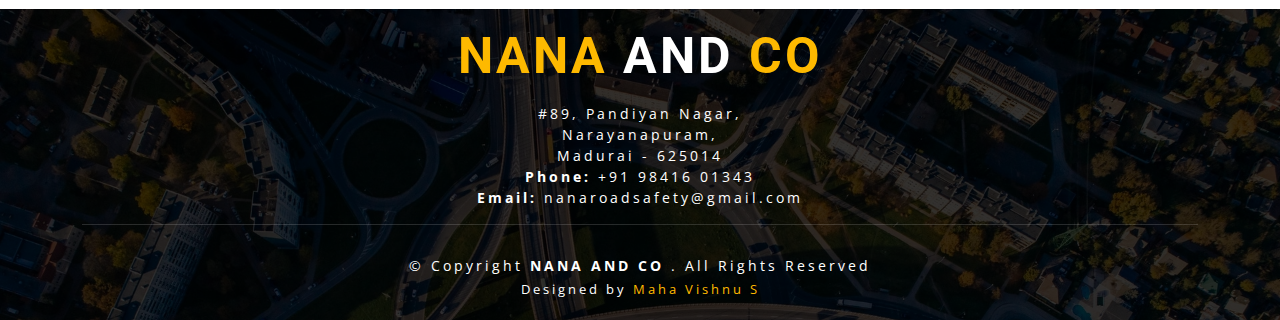
<file: projects.html>
<!DOCTYPE html>
<html lang="en">

<head>
  <meta charset="utf-8">
  <meta content="width=device-width, initial-scale=1.0" name="viewport">

  <title>Projects - NANA AND CO </title>
  <meta content="" name="description">
  <meta content="" name="keywords">

  <!-- Favicons -->
  <link rel="apple-touch-icon" sizes="180x180" href="assets/favicon/apple-touch-icon.png">
  <link rel="icon" type="image/png" sizes="32x32" href="assets/favicon/favicon-32x32.png">
  <link rel="icon" type="image/png" sizes="16x16" href="/assets/favicon/favicon-16x16.png">

  <!-- Google Fonts -->
  <link rel="preconnect" href="https://fonts.googleapis.com">
  <link rel="preconnect" href="https://fonts.gstatic.com" crossorigin>
  <link href="https://fonts.googleapis.com/css2?family=Open+Sans:ital,wght@0,300;0,400;0,500;0,600;0,700;1,300;1,400;1,600;1,700&family=Roboto:ital,wght@0,300;0,400;0,500;0,600;0,700;1,300;1,400;1,500;1,600;1,700&family=Work+Sans:ital,wght@0,300;0,400;0,500;0,600;0,700;1,300;1,400;1,500;1,600;1,700&display=swap" rel="stylesheet">

  <!-- Vendor CSS Files -->
  <link href="assets/vendor/bootstrap/css/bootstrap.min.css" rel="stylesheet">
  <link href="assets/vendor/bootstrap-icons/bootstrap-icons.css" rel="stylesheet">
  <link href="assets/vendor/fontawesome-free/css/all.min.css" rel="stylesheet">
  <link href="assets/vendor/aos/aos.css" rel="stylesheet">
  <link href="assets/vendor/glightbox/css/glightbox.min.css" rel="stylesheet">
  <link href="assets/vendor/swiper/swiper-bundle.min.css" rel="stylesheet">

  <!-- Template Main CSS File -->
  <link href="assets/css/main.css" rel="stylesheet">
</head>

<body>

  <!-- ======= Header ======= -->
  <header id="header" class="header d-flex align-items-center">
    <div class="container-fluid container-xl d-flex align-items-center justify-content-between" >

      <a href="index.html" class="logo d-flex align-items-center">
        <!-- Uncomment the line below if you also wish to use an image logo -->
        <img src="assets/images/nana-co-logo.webp" alt="Nana&Co logo" >
        <!--<h1><span>Nana&</span>Co<span>.</span></h1> -->
      </a>

      <i class="mobile-nav-toggle mobile-nav-show bi bi-list"></i>
      <i class="mobile-nav-toggle mobile-nav-hide d-none bi bi-x"></i>
      <nav id="navbar" class="navbar">
        <ul>
          <li><a href="index.html">Home</a></li>
          <li><a href="about.html">About</a></li>
          <li><a href="services.html">Services</a></li>
          <li><a href="projects.html" class="active">Projects</a></li>
          <li><a href="contact.html">Contact</a></li>
        </ul>
      </nav><!-- .navbar -->

    </div>
  </header><!-- End Header -->

  <main id="main">

    <!-- ======= Breadcrumbs ======= -->
    <div class="breadcrumbs d-flex align-items-center" style="background-image: url('assets/images/header.webp');">
      <div class="container position-relative d-flex flex-column align-items-center" data-aos="fade">

        <h2>Projects</h2>
        <ol>
          <li><a href="index.html">Home</a></li>
          <li>Projects</li>
        </ol>

      </div>
    </div><!-- End Breadcrumbs -->

    <!-- ======= Our Projects Section ======= -->
    <section id="projects" class="projects">
      <div class="container" data-aos="fade-up">

        <div class="portfolio-isotope" data-portfolio-filter="*" data-portfolio-layout="masonry" data-portfolio-sort="original-order">
          <div class="row gy-4 portfolio-container" data-aos="fade-up" data-aos-delay="200">

            <div class="col-lg-4 col-md-6 portfolio-item filter-remodeling">
              <div class="portfolio-content h-100">
                <img src="assets/img/projects/remodeling-1.jpg" class="img-fluid" alt="">
                <div class="portfolio-info">
                  <h4>Remodeling 1</h4>
                  <p>Lorem ipsum, dolor sit amet consectetur</p>
                  <a href="assets/img/projects/remodeling-1.jpg" title="Remodeling 1" data-gallery="portfolio-gallery-remodeling" class="glightbox preview-link"><i class="bi bi-zoom-in"></i></a>
                  <a href="project-details.html" title="More Details" class="details-link"><i class="bi bi-link-45deg"></i></a>
                </div>
              </div>
            </div><!-- End Projects Item -->

            <div class="col-lg-4 col-md-6 portfolio-item filter-construction">
              <div class="portfolio-content h-100">
                <img src="assets/img/projects/construction-1.jpg" class="img-fluid" alt="">
                <div class="portfolio-info">
                  <h4>Construction 1</h4>
                  <p>Lorem ipsum, dolor sit amet consectetur</p>
                  <a href="assets/img/projects/construction-1.jpg" title="Construction 1" data-gallery="portfolio-gallery-construction" class="glightbox preview-link"><i class="bi bi-zoom-in"></i></a>
                  <a href="project-details.html" title="More Details" class="details-link"><i class="bi bi-link-45deg"></i></a>
                </div>
              </div>
            </div><!-- End Projects Item -->

            <div class="col-lg-4 col-md-6 portfolio-item filter-repairs">
              <div class="portfolio-content h-100">
                <img src="assets/img/projects/repairs-1.jpg" class="img-fluid" alt="">
                <div class="portfolio-info">
                  <h4>Repairs 1</h4>
                  <p>Lorem ipsum, dolor sit amet consectetur</p>
                  <a href="assets/img/projects/repairs-1.jpg" title="Repairs 1" data-gallery="portfolio-gallery-repairs" class="glightbox preview-link"><i class="bi bi-zoom-in"></i></a>
                  <a href="project-details.html" title="More Details" class="details-link"><i class="bi bi-link-45deg"></i></a>
                </div>
              </div>
            </div><!-- End Projects Item -->

            <div class="col-lg-4 col-md-6 portfolio-item filter-design">
              <div class="portfolio-content h-100">
                <img src="assets/img/projects/design-1.jpg" class="img-fluid" alt="">
                <div class="portfolio-info">
                  <h4>Design 1</h4>
                  <p>Lorem ipsum, dolor sit amet consectetur</p>
                  <a href="assets/img/projects/design-1.jpg" title="Repairs 1" data-gallery="portfolio-gallery-book" class="glightbox preview-link"><i class="bi bi-zoom-in"></i></a>
                  <a href="project-details.html" title="More Details" class="details-link"><i class="bi bi-link-45deg"></i></a>
                </div>
              </div>
            </div><!-- End Projects Item -->

            <div class="col-lg-4 col-md-6 portfolio-item filter-remodeling">
              <div class="portfolio-content h-100">
                <img src="assets/img/projects/remodeling-2.jpg" class="img-fluid" alt="">
                <div class="portfolio-info">
                  <h4>Remodeling 2</h4>
                  <p>Lorem ipsum, dolor sit amet consectetur</p>
                  <a href="assets/img/projects/remodeling-2.jpg" title="Remodeling 2" data-gallery="portfolio-gallery-remodeling" class="glightbox preview-link"><i class="bi bi-zoom-in"></i></a>
                  <a href="project-details.html" title="More Details" class="details-link"><i class="bi bi-link-45deg"></i></a>
                </div>
              </div>
            </div><!-- End Projects Item -->

            <div class="col-lg-4 col-md-6 portfolio-item filter-construction">
              <div class="portfolio-content h-100">
                <img src="assets/img/projects/construction-2.jpg" class="img-fluid" alt="">
                <div class="portfolio-info">
                  <h4>Construction 2</h4>
                  <p>Lorem ipsum, dolor sit amet consectetur</p>
                  <a href="assets/img/projects/construction-2.jpg" title="Construction 2" data-gallery="portfolio-gallery-construction" class="glightbox preview-link"><i class="bi bi-zoom-in"></i></a>
                  <a href="project-details.html" title="More Details" class="details-link"><i class="bi bi-link-45deg"></i></a>
                </div>
              </div>
            </div><!-- End Projects Item -->

            <div class="col-lg-4 col-md-6 portfolio-item filter-repairs">
              <div class="portfolio-content h-100">
                <img src="assets/img/projects/repairs-2.jpg" class="img-fluid" alt="">
                <div class="portfolio-info">
                  <h4>Repairs 2</h4>
                  <p>Lorem ipsum, dolor sit amet consectetur</p>
                  <a href="assets/img/projects/repairs-2.jpg" title="Repairs 2" data-gallery="portfolio-gallery-repairs" class="glightbox preview-link"><i class="bi bi-zoom-in"></i></a>
                  <a href="project-details.html" title="More Details" class="details-link"><i class="bi bi-link-45deg"></i></a>
                </div>
              </div>
            </div><!-- End Projects Item -->

            <div class="col-lg-4 col-md-6 portfolio-item filter-design">
              <div class="portfolio-content h-100">
                <img src="assets/img/projects/design-2.jpg" class="img-fluid" alt="">
                <div class="portfolio-info">
                  <h4>Design 2</h4>
                  <p>Lorem ipsum, dolor sit amet consectetur</p>
                  <a href="assets/img/projects/design-2.jpg" title="Repairs 2" data-gallery="portfolio-gallery-book" class="glightbox preview-link"><i class="bi bi-zoom-in"></i></a>
                  <a href="project-details.html" title="More Details" class="details-link"><i class="bi bi-link-45deg"></i></a>
                </div>
              </div>
            </div><!-- End Projects Item -->

            <div class="col-lg-4 col-md-6 portfolio-item filter-remodeling">
              <div class="portfolio-content h-100">
                <img src="assets/img/projects/remodeling-3.jpg" class="img-fluid" alt="">
                <div class="portfolio-info">
                  <h4>Remodeling 3</h4>
                  <p>Lorem ipsum, dolor sit amet consectetur</p>
                  <a href="assets/img/projects/remodeling-3.jpg" title="Remodeling 3" data-gallery="portfolio-gallery-remodeling" class="glightbox preview-link"><i class="bi bi-zoom-in"></i></a>
                  <a href="project-details.html" title="More Details" class="details-link"><i class="bi bi-link-45deg"></i></a>
                </div>
              </div>
            </div><!-- End Projects Item -->

            <div class="col-lg-4 col-md-6 portfolio-item filter-construction">
              <div class="portfolio-content h-100">
                <img src="assets/img/projects/construction-3.jpg" class="img-fluid" alt="">
                <div class="portfolio-info">
                  <h4>Construction 3</h4>
                  <p>Lorem ipsum, dolor sit amet consectetur</p>
                  <a href="assets/img/projects/construction-3.jpg" title="Construction 3" data-gallery="portfolio-gallery-construction" class="glightbox preview-link"><i class="bi bi-zoom-in"></i></a>
                  <a href="project-details.html" title="More Details" class="details-link"><i class="bi bi-link-45deg"></i></a>
                </div>
              </div>
            </div><!-- End Projects Item -->

            <div class="col-lg-4 col-md-6 portfolio-item filter-repairs">
              <div class="portfolio-content h-100">
                <img src="assets/img/projects/repairs-3.jpg" class="img-fluid" alt="">
                <div class="portfolio-info">
                  <h4>Repairs 3</h4>
                  <p>Lorem ipsum, dolor sit amet consectetur</p>
                  <a href="assets/img/projects/repairs-3.jpg" title="Repairs 2" data-gallery="portfolio-gallery-repairs" class="glightbox preview-link"><i class="bi bi-zoom-in"></i></a>
                  <a href="project-details.html" title="More Details" class="details-link"><i class="bi bi-link-45deg"></i></a>
                </div>
              </div>
            </div><!-- End Projects Item -->

            <div class="col-lg-4 col-md-6 portfolio-item filter-design">
              <div class="portfolio-content h-100">
                <img src="assets/img/projects/design-3.jpg" class="img-fluid" alt="">
                <div class="portfolio-info">
                  <h4>Design 3</h4>
                  <p>Lorem ipsum, dolor sit amet consectetur</p>
                  <a href="assets/img/projects/design-3.jpg" title="Repairs 3" data-gallery="portfolio-gallery-book" class="glightbox preview-link"><i class="bi bi-zoom-in"></i></a>
                  <a href="project-details.html" title="More Details" class="details-link"><i class="bi bi-link-45deg"></i></a>
                </div>
              </div>
            </div><!-- End Projects Item -->

          </div><!-- End Projects Container -->

        </div>

      </div>
    </section><!-- End Our Projects Section -->

  </main><!-- End #main -->

  <!-- ======= Footer ======= -->
  <footer id="footer" class="footer">

    <div class="footer-content text-center position-relative">
      <div class="container">
              <h3><span style="color: #FEB900;">NANA </span>AND <span style="color: #FEB900;">CO</span></h3>
              <p>
                #89, Pandiyan Nagar, <br>
                Narayanapuram,<br>
                Madurai - 625014<br>
                <strong>Phone:</strong> +91 98416 01343<br>
                <strong>Email:</strong> nanaroadsafety@gmail.com<br>
              </p>
      </div>
    </div>

    <div class="footer-legal text-center position-relative">
      <div class="container">
        <div class="copyright">
          &copy; Copyright <strong><span>NANA AND CO </span></strong>. All Rights Reserved
        </div>
        <div class="credits">
          Designed by <a href="https://www.linkedin.com/in/maha-vishnu-s-4a2760268/">Maha Vishnu S</a>
        </div>
      </div>
    </div>

  </footer>
  <!-- End Footer -->

  <a href="#" class="scroll-top d-flex align-items-center justify-content-center"><i class="bi bi-arrow-up-short"></i></a>

  <div id="preloader"></div>

  <!-- Vendor JS Files -->
  <script src="assets/vendor/bootstrap/js/bootstrap.bundle.min.js"></script>
  <script src="assets/vendor/aos/aos.js"></script>
  <script src="assets/vendor/glightbox/js/glightbox.min.js"></script>
  <script src="assets/vendor/isotope-layout/isotope.pkgd.min.js"></script>
  <script src="assets/vendor/swiper/swiper-bundle.min.js"></script>
  <script src="assets/vendor/purecounter/purecounter_vanilla.js"></script>
  <script src="assets/vendor/php-email-form/validate.js"></script>

  <!-- Template Main JS File -->
  <script src="assets/js/main.js"></script>

</body>

</html>
</file>
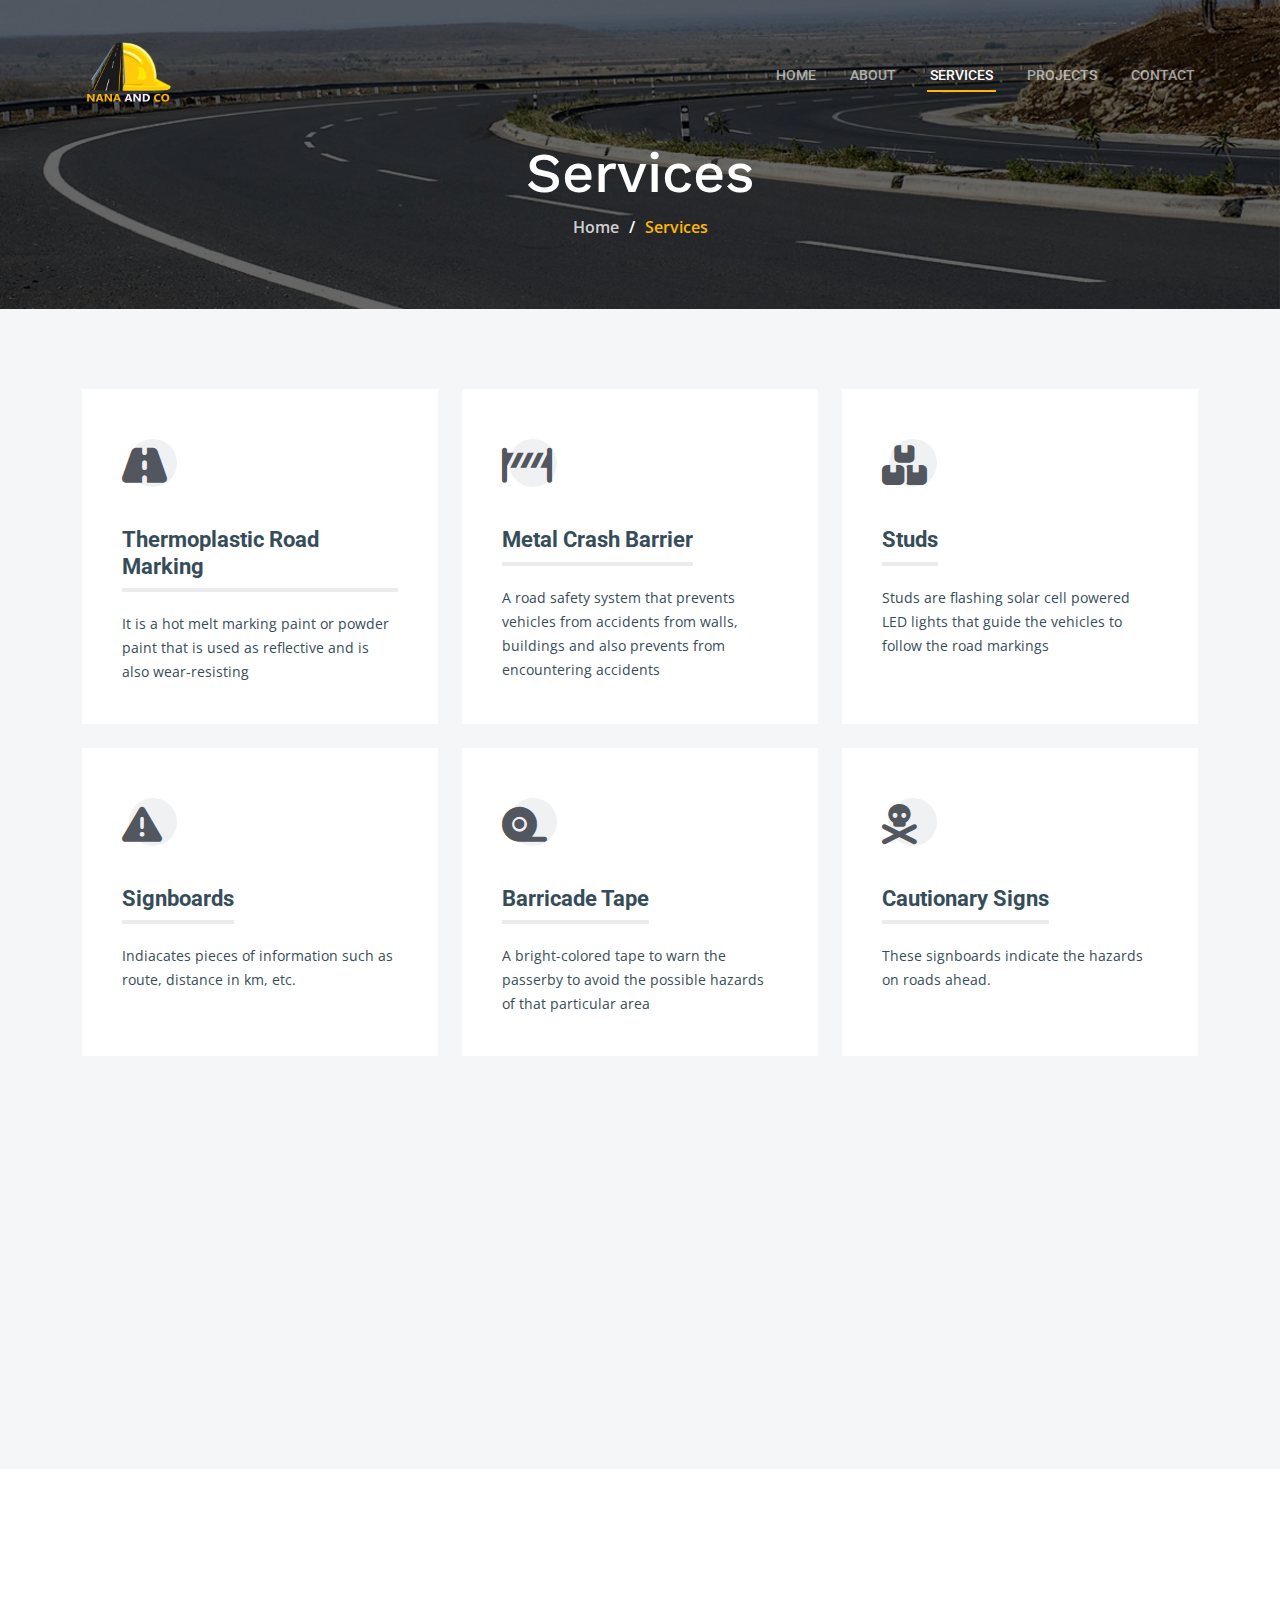
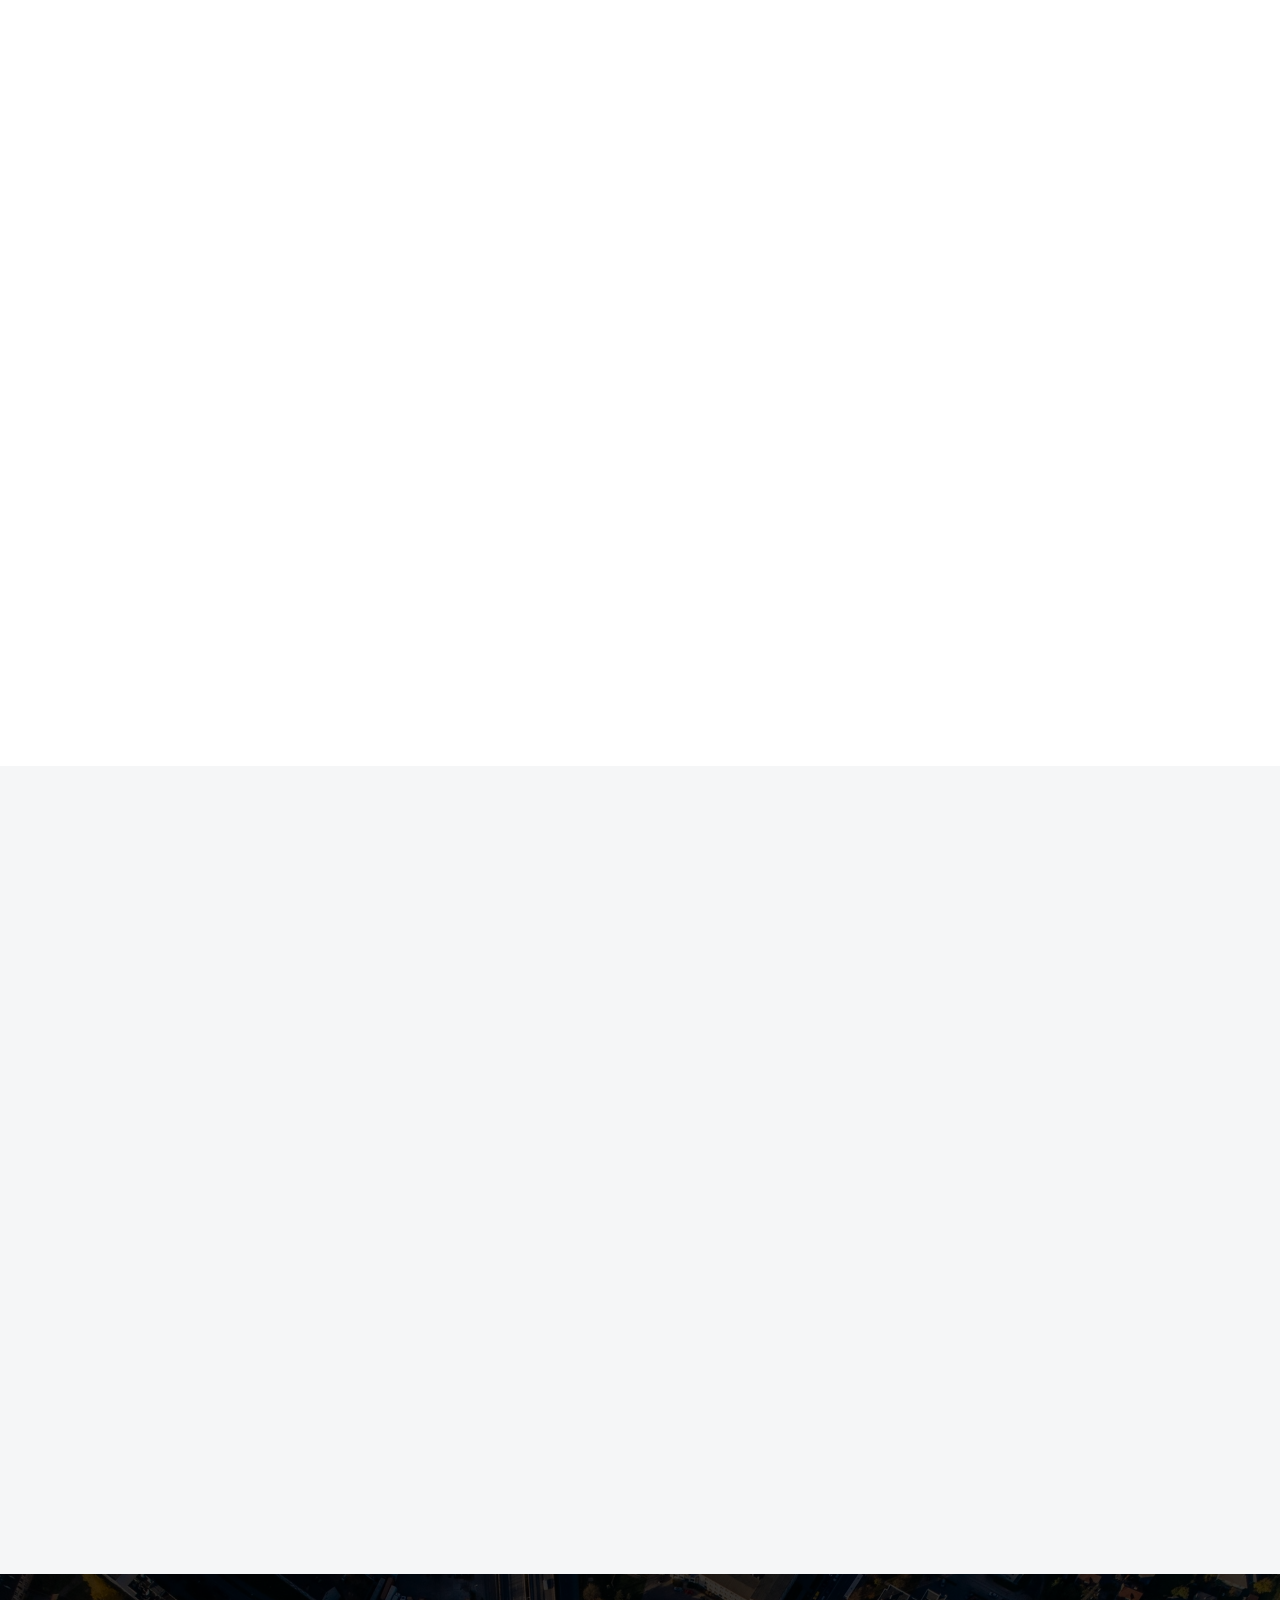
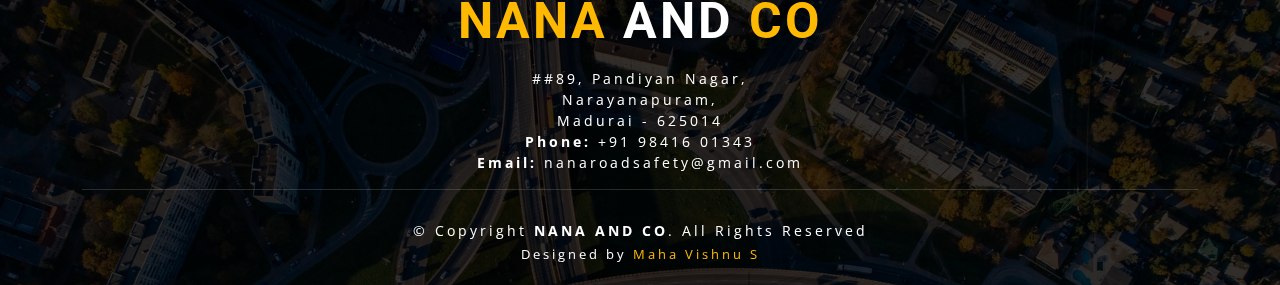
<file: services.html>
<!DOCTYPE html>
<html lang="en">

<head>
  <meta charset="utf-8">
    <meta http-equiv="X-UA-Compatible" content="IE=edge">
    <meta name="viewport" content="width=device-width, initial-scale=1">

    <!-- Meta Tags for SEO -->
    <meta name="keywords" content="thermoplastic road marking, road marking applicator, road safety equipment, traffic management, pavement marking, Reflective road markings, Line painting equipment, Road surface delineation Traffic control devices,Highway safety solutions, Crosswalk marking, Intersection marking, Roadway signage" />
    <meta name="robots" content="index, follow" />
    <meta name="description" content="Explore our advanced thermoplastic road marking applicators for efficient and durable road markings. Enhance safety and visibility with our cutting-edge equipment." />
    <meta name="title" content="NANA AND CO">
    <meta name="CACHE-CONTROL" content="PUBLIC">
    <meta name="Copyright" content="NANA AND CO">
    <meta name="Developer" content="Maha Vishnu S">
    <meta name="Publisher" content="NANA AND CO">
    <meta name="abstract" content="thermoplastic road marking, road marking applicator">
        
    <!-- Open Graph meta tags for social media sharing -->
    <meta property="og:title" content="Thermoplastic Road Marking Applicator - NANA AND CO">
    <meta property="og:description" content="Discover our high-quality thermoplastic road marking applicators for superior road safety.">
    <meta property="og:image" content="URL_TO_YOUR_LOGO_OR_FEATURED_IMAGE">
    <meta property="og:url" content="URL_TO_YOUR_WEBSITE">
    <meta property="og:site_name" content="thermoplastic road marking in tamil nadu" />
    <meta property="og:description" content="Explore our high-quality Thermoplastic Road Marking Applicator for precise and durable pavement markings. Enhance road safety with our efficient marking equipment." />

   <!-- Twitter Card meta tags for Twitter sharing -->
    <meta name="twitter:card" content="thermoplastic road marking in tamil nadu">
    <meta name="twitter:site" content="@YourTwitterHandle">
    <meta name="twitter:title" content="Thermoplastic Road Marking Applicator - NANA AND CO">
    <meta name="twitter:description" content="Explore advanced thermoplastic road marking applicators for efficient and durable road markings.">
    <meta name="twitter:image" content="URL_TO_YOUR_LOGO_OR_FEATURED_IMAGE">

    <!-- Add more Open Graph and Twitter tags as needed -->

    <!-- Geo Meta Tags -->
    <meta name="geo.region" content="IN-TN" />
    <meta name="geo.placename" content="Chennai" />
    <meta name="geo.position" content="13.083694;80.270186" />
    <meta name="ICBM" content="13.083694, 80.270186" />
    <meta name="country" content="India">

    <!-- Other Meta Tags -->
    <meta itemprop="name" content="thermoplastic road marking in tamil nadu | NANA AND CO">
    <meta itemprop="description" content="Explore the latest Thermoplastic Road Marking Applicator technology for efficient and durable road marking applications.">
    <meta itemprop="image" content="URL_TO_YOUR_LOGO/assets/img/logo.png">
    <meta itemprop="url" href="URL_TO_YOUR_LOGO" />

    <!-- Store Information Meta Tags -->
    <meta name="storeinfo.storeid" content="inweb" />
    <meta name="storeinfo.storename" content="Country-India" />
    <meta name="storeinfo.storetype" content="PUBLIC_CONSUMER" />
    <meta name="storeinfo.salestype" content="DIRECT" />
    <meta name="taxonomytype" content="contactus" />

    <!-- Page Title Meta Tags -->
    <meta name='PageTitle' content='thermoplastic road marking in tamil nadu'>
    <meta name='pageName' content='thermoplastic road marking in tamil nadu'>
    
    <!-- Page Title -->
    <title>Services - NANA AND CO</title>

    <!-- Mobile Specific Meta Tag -->
    <meta name="viewport" content="width=device-width, initial-scale=1">

    <!-- Format Detection -->
    <meta name="format-detection" content="telephone=no">
    <link rel="canonical" href="url">
    <meta name="robots" content="index,follow" /> 

  <!-- Google Fonts -->
  <link rel="preconnect" href="https://fonts.googleapis.com">
  <link rel="preconnect" href="https://fonts.gstatic.com" crossorigin>
  <link href="https://fonts.googleapis.com/css2?family=Open+Sans:ital,wght@0,300;0,400;0,500;0,600;0,700;1,300;1,400;1,600;1,700&family=Roboto:ital,wght@0,300;0,400;0,500;0,600;0,700;1,300;1,400;1,500;1,600;1,700&family=Work+Sans:ital,wght@0,300;0,400;0,500;0,600;0,700;1,300;1,400;1,500;1,600;1,700&display=swap" rel="stylesheet">

  <!-- Vendor CSS Files -->
  <link href="assets/vendor/bootstrap/css/bootstrap.min.css" rel="stylesheet">
  <link href="assets/vendor/bootstrap-icons/bootstrap-icons.css" rel="stylesheet">
  <link href="assets/vendor/fontawesome-free/css/all.min.css" rel="stylesheet">
  <link href="assets/vendor/aos/aos.css" rel="stylesheet">
  <link href="assets/vendor/glightbox/css/glightbox.min.css" rel="stylesheet">
  <link href="assets/vendor/swiper/swiper-bundle.min.css" rel="stylesheet">

  <!-- Template Main CSS File -->
  <link href="assets/css/main.css" rel="stylesheet">
<body>

  <!-- ======= Header ======= -->
  <header id="header" class="header d-flex align-items-center">
    <div class="container-fluid container-xl d-flex align-items-center justify-content-between" >

      <a href="index.html" class="logo d-flex align-items-center">
        <!-- Uncomment the line below if you also wish to use an image logo -->
        <img src="assets/images/nana-co-logo.webp" alt="Nana&Co logo" >
        <!--<h1><span>Nana&</span>Co<span>.</span></h1> -->
      </a>

      <i class="mobile-nav-toggle mobile-nav-show bi bi-list"></i>
      <i class="mobile-nav-toggle mobile-nav-hide d-none bi bi-x"></i>
      <nav id="navbar" class="navbar">
        <ul>
          <li><a href="index.html">Home</a></li>
          <li><a href="about.html">About</a></li>
          <li><a href="services.html" class="active">Services</a></li>
          <li><a href="projects.html">Projects</a></li>
          <li><a href="contact.html">Contact</a></li>
        </ul>
      </nav><!-- .navbar -->

    </div>
  </header><!-- End Header -->

  <main id="main">

    <!-- ======= Breadcrumbs ======= -->
    <div class="breadcrumbs d-flex align-items-center" style="background-image: url('assets/images/header.webp');" alt="Services">
      <div class="container position-relative d-flex flex-column align-items-center" data-aos="fade">

        <h2>Services</h2>
        <ol>
          <li><a href="index.html">Home</a></li>
          <li>Services</li>
        </ol>

      </div>
    </div><!-- End Breadcrumbs -->

    <!-- ======= Services Section ======= -->
    <section id="services" class="services section-bg">
      <div class="container" data-aos="fade-up">

        <div class="row gy-4">

          <div class="col-lg-4 col-md-6" data-aos="fade-up" data-aos-delay="100">
            <div class="service-item  position-relative">
              <div class="icon">
                <i class="fa-solid fa-road"></i>
              </div>
              <h3>Thermoplastic Road Marking</h3>
              <p>It is a hot melt marking paint or powder paint that is used as reflective and is also wear-resisting</p>
            </div>
          </div><!-- End Service Item -->

          <div class="col-lg-4 col-md-6" data-aos="fade-up" data-aos-delay="200">
            <div class="service-item position-relative">
              <div class="icon">
                <i class="fa-solid fa-road-barrier"></i>
              </div>
              <h3>Metal Crash Barrier</h3>
              <p>A road safety system that prevents vehicles from accidents from walls, buildings and also prevents from encountering accidents</p>
            </div>
          </div><!-- End Service Item -->

          <div class="col-lg-4 col-md-6" data-aos="fade-up" data-aos-delay="300">
            <div class="service-item position-relative">
              <div class="icon">
                <i class="fa-solid fa-boxes-stacked"></i>
              </div>
              <h3>Studs</h3>
              <p>Studs are flashing solar cell powered LED lights that guide the vehicles to follow the road markings</p>
            </div>
          </div><!-- End Service Item -->

          <div class="col-lg-4 col-md-6" data-aos="fade-up" data-aos-delay="400">
            <div class="service-item position-relative">
              <div class="icon">
                <i class="fa-solid fa-triangle-exclamation"></i>
              </div>
              <h3>Signboards</h3>
              <p>Indiacates pieces of information such as route, distance in km, etc.</p>
            </div>
          </div><!-- End Service Item -->

          <div class="col-lg-4 col-md-6" data-aos="fade-up" data-aos-delay="500">
            <div class="service-item position-relative">
              <div class="icon">
                <i class="fa-solid fa-tape"></i>
              </div>
              <h3>Barricade Tape</h3>
              <p>A bright-colored tape to warn the passerby to avoid the possible hazards of that particular area</p>
            </div>
          </div><!-- End Service Item -->

          <div class="col-lg-4 col-md-6" data-aos="fade-up" data-aos-delay="600">
            <div class="service-item position-relative">
              <div class="icon">
                <i class="fa-solid fa-skull-crossbones"></i>
              </div>
              <h3>Cautionary Signs</h3>
              <p>These signboards indicate the hazards on roads ahead.</p>
            </div>
          </div><!-- End Service Item -->
          <div class="col-lg-4 col-md-6" data-aos="fade-up" data-aos-delay="300">
            <div class="service-item position-relative">
              <div class="icon">
                <i class="fa-solid fa-traffic-light"></i>
              </div>
              <h3>Blinker Lamps</h3>
              <p>These are the lamps that blink light to indicate a sign regarding route or any hazardous situations</p>
            </div>
          </div><!-- End Service Item -->

          <div class="col-lg-4 col-md-6" data-aos="fade-up" data-aos-delay="400">
            <div class="service-item position-relative">
              <div class="icon">
                <i class="fa-solid fa-brush"></i>
              </div>
              <h3>Kerb Painting</h3>
              <p>Kerb Painting refers to painting the medians/kerb of the road</p> 
            </div>
          </div><!-- End Service Item -->

          <div class="col-lg-4 col-md-6" data-aos="fade-up" data-aos-delay="500">
            <div class="service-item position-relative">
              <div class="icon">
                <i class="fa-solid fa-helmet-safety"></i>
              </div>
              <h3>Safety Accessories</h3>
              <p>All types of safety accessories to be used in highway to regulate the road users in safety</p>
            </div>
          </div><!-- End Service Item -->
        </div>

      </div>
    </section><!-- End Services Section -->
    <!-- ======= Alt Services Section ======= -->
    <section id="alt-services" class="alt-services">
      <div class="container" data-aos="fade-up">

        <div class="row justify-content-around gy-4">
          <div class="col-lg-6 img-bg" style="background-image: url(assets/images/builder-construction-vest-orange-helmet-with-tablet.webp);" alt="Road Safety Systems and Thermoplastic Road Marking" data-aos="zoom-in" data-aos-delay="100"></div>

          <div class="col-lg-5 d-flex flex-column justify-content-center">
            <h3>Road Safety Systems and Thermoplastic Road Marking</h3>
            <p>We supply our products to NHAI Projects,State Highways, Local Roads, Smart Cities Projects, Bharatmala Projects & Export business</p>

            <div class="icon-box d-flex position-relative" data-aos="fade-up" data-aos-delay="100">
              <i class="bi bi-easel flex-shrink-0"></i>
              <div>
                <h4><a href="" class="stretched-link">Thermoplastic Road Marking</a></h4>
                <p>It is a hot melt marking paint or powder paint that is used as reflective and is also wear-resisting</p>
              </div>
            </div><!-- End Icon Box -->

            <div class="icon-box d-flex position-relative" data-aos="fade-up" data-aos-delay="200">
              <i class="bi bi-box-fill flex-shrink-0"></i>
              <div>
                <h4><a href="" class="stretched-link">Metal Crash Barrier</a></h4>
                <p>A road safety system that prevents vehicles from accidents from walls, buildings and also prevents from encountering accidents</p>
              </div>
            </div><!-- End Icon Box -->

            <div class="icon-box d-flex position-relative" data-aos="fade-up" data-aos-delay="300">
              <i class="bi bi-app-indicator flex-shrink-0"></i>
              <div>
                <h4><a href="" class="stretched-link">Studs</a></h4>
                <p>Studs are flashing solar cell powered LED lights that guide the vehicles to follow the road markings</p>
              </div>
            </div><!-- End Icon Box -->

            <div class="icon-box d-flex position-relative" data-aos="fade-up" data-aos-delay="400">
              <i class="bi bi-sign-merge-left flex-shrink-0"></i>
              <div>
                <h4><a href="" class="stretched-link">Signboards</a></h4>
                <p>Indiacates pieces of information such as route, distance in km, etc.</p>
              </div>
            </div><!-- End Icon Box -->

          </div>
        </div>

      </div>
    </section><!-- End Alt Services Section -->

    <!-- ======= Alt Services Section 2 ======= -->
    <section id="alt-services-2" class="alt-services section-bg">
      <div class="container" data-aos="fade-up">
        <div class="row justify-content-around gy-4">
          <div class="col-lg-5 d-flex flex-column justify-content-center">
            <div class="icon-box d-flex position-relative" data-aos="fade-up" data-aos-delay="100">
              <i class="bi bi-easel flex-shrink-0"></i>
              <div>
                <h4><a href="" class="stretched-link">Kerb painting</a></h4>
                <p>Kerb Painting refers to painting the medians/kerb of the road</p>
              </div>
            </div><!-- End Icon Box -->

            <div class="icon-box d-flex position-relative" data-aos="fade-up" data-aos-delay="200">
              <i class="bi bi-cassette flex-shrink-0"></i>
              <div>
                <h4><a href="" class="stretched-link">Barricade Tape</a></h4>
                <p>A bright-colored tape to warn the passerby to avoid the possible hazards of that particular area</p>
              </div>
            </div><!-- End Icon Box -->

            <div class="icon-box d-flex position-relative" data-aos="fade-up" data-aos-delay="300">
              <i class="bi bi-brightness-high flex-shrink-0"></i>
              <div>
                <h4><a href="" class="stretched-link">Blinker Lamps</a></h4>
                <p>These are the lamps that blink light to indicate a sign regarding route or any hazardous situations</p>
              </div>
            </div><!-- End Icon Box -->

            <div class="icon-box d-flex position-relative" data-aos="fade-up" data-aos-delay="400">
              <i class="bi bi-exclamation-diamond flex-shrink-0"></i>
              <div>
                <h4><a href="" class="stretched-link">Cautionary Signs</a></h4>
                <p>These signboards indicate the hazards on roads ahead.</p>
              </div>
            </div><!-- End Icon Box -->
            <div class="icon-box d-flex position-relative" data-aos="fade-up" data-aos-delay="400">
              <i class="bi bi-cone-striped flex-shrink-0"></i>
              <div>
                <h4><a href="" class="stretched-link">Safety Accessories</a></h4>
                <p>All types of safety accessories to be used in highway to regulate the road users in safety</p>
              </div>
            </div><!-- End Icon Box -->
          </div>

          <div class="col-lg-6 img-bg" id="pose" style="background-image: url(assets/images/pose.webp);" alt="Safety Accessories" data-aos="zoom-in" data-aos-delay="100"></div>
        </div>

      </div>
    </section><!-- End Alt Services Section 2 -->
  
    <!-- ======= Footer ======= -->
    <footer id="footer" class="footer">

      <div class="footer-content text-center position-relative">
        <div class="container">
                <h3><span style="color: #FEB900;">NANA </span>AND <span style="color: #FEB900;">CO</span></h3>
                <p>
                  ##89, Pandiyan Nagar, <br>
                  Narayanapuram,<br>
                  Madurai - 625014<br>
                  <strong>Phone:</strong> +91 98416 01343<br>
                  <strong>Email:</strong> nanaroadsafety@gmail.com<br>
                </p>
        </div>
      </div>
  
      <div class="footer-legal text-center position-relative">
        <div class="container">
          <div class="copyright">
            &copy; Copyright <strong><span>NANA AND CO</span></strong>. All Rights Reserved
          </div>
          <div class="credits">
            Designed by <a href="https://www.linkedin.com/in/maha-vishnu-s-4a2760268/">Maha Vishnu S</a>
          </div>
        </div>
      </div>
  
    </footer>
    <!-- End Footer -->

  <a href="#" class="scroll-top d-flex align-items-center justify-content-center"><i class="bi bi-arrow-up-short"></i></a>

  <div id="preloader"></div>

  <!-- Vendor JS Files -->
  <script src="assets/vendor/bootstrap/js/bootstrap.bundle.min.js"></script>
  <script src="assets/vendor/aos/aos.js"></script>
  <script src="assets/vendor/glightbox/js/glightbox.min.js"></script>
  <script src="assets/vendor/isotope-layout/isotope.pkgd.min.js"></script>
  <script src="assets/vendor/swiper/swiper-bundle.min.js"></script>
  <script src="assets/vendor/purecounter/purecounter_vanilla.js"></script>
  <script src="assets/vendor/php-email-form/validate.js"></script>

  <!-- Template Main JS File -->
  <script src="assets/js/main.js"></script>

</body>

</html>
</file>
<file: assets/css/main.css>
:root {
  --font-default: "Open Sans", system-ui, -apple-system, "Segoe UI", Roboto, "Helvetica Neue", Arial, "Noto Sans", "Liberation Sans", sans-serif, "Apple Color Emoji", "Segoe UI Emoji", "Segoe UI Symbol", "Noto Color Emoji";
  --font-primary: "Roboto", sans-serif;
  --font-secondary: "Work Sans", sans-serif;
}

/* Colors */
:root {
  --color-default: #364d59;
  --color-primary: #feb900;
  --color-secondary: #52565e;
}

/* Smooth scroll behavior */
:root {
  scroll-behavior: smooth;
}

/*--------------------------------------------------------------
# General
--------------------------------------------------------------*/
body {
  font-family: var(--font-default);
  color: var(--color-default);
  overflow-x: hidden;
}

a {
  color: var(--color-primary);
  text-decoration: none;
}

a:hover {
  color: #ffc732;
  text-decoration: none;
}

h1,
h2,
h3,
h4,
h5,
h6 {
  font-family: var(--font-primary);
}

/*--------------------------------------------------------------
# Sections & Section Header
--------------------------------------------------------------*/
section {
  padding: 80px 0;
  overflow: hidden;
}

.section-bg {
  background-color: #f5f6f7;
}

.section-header {
  text-align: center;
  padding-bottom: 70px;
}

.section-header h2 {
  font-size: 32px;
  font-weight: 700;
  position: relative;
  color: #2e3135;
}

.section-header h2:before,
.section-header h2:after {
  content: "";
  width: 50px;
  height: 2px;
  background: var(--color-primary);
  display: inline-block;
}

.section-header h2:before {
  margin: 0 15px 10px 0;
}

.section-header h2:after {
  margin: 0 0 10px 15px;
}

.section-header p {
  margin: 0 auto 0 auto;
}

@media (min-width: 1199px) {
  .section-header p {
    max-width: 60%;
  }
}


#header.scrolled {
  background-color: #1a1a1a; /* Change background color when scrolled */
  position: fixed;
  height: 80px;
}

#header logo h1.scrolled {
  padding: 20px;
}
/* Add your additional styles for the rest of the page content here */


/*--------------------------------------------------------------
# Breadcrumbs
--------------------------------------------------------------*/
.breadcrumbs {
  padding: 140px 0 60px 0;
  min-height: 30vh;
  position: relative;
  background-size: cover;
  background-position: center;
  background-repeat: no-repeat;
}

.breadcrumbs:before {
  content: "";
  background-color: rgba(0, 0, 0, 0.6);
  position: absolute;
  inset: 0;
}

.breadcrumbs h2 {
  font-size: 56px;
  font-weight: 500;
  color: #fff;
  font-family: var(--font-secondary);
}

.breadcrumbs ol {
  display: flex;
  flex-wrap: wrap;
  list-style: none;
  padding: 0 0 10px 0;
  margin: 0;
  font-size: 16px;
  font-weight: 600;
  color: var(--color-primary);
}

.breadcrumbs ol a {
  color: rgba(255, 255, 255, 0.8);
  transition: 0.3s;
}

.breadcrumbs ol a:hover {
  text-decoration: underline;
}

.breadcrumbs ol li+li {
  padding-left: 10px;
}

.breadcrumbs ol li+li::before {
  display: inline-block;
  padding-right: 10px;
  color: #fff;
  content: "/";
}

/*--------------------------------------------------------------
# Scroll top button
--------------------------------------------------------------*/
.scroll-top {
  position: fixed;
  visibility: hidden;
  opacity: 0;
  right: 15px;
  bottom: 15px;
  z-index: 99999;
  background: var(--color-primary);
  width: 40px;
  height: 40px;
  border-radius: 4px;
  transition: all 0.4s;
}

.scroll-top i {
  font-size: 24px;
  color: var(--color-secondary);
  line-height: 0;
}

.scroll-top:hover {
  background: #ffc732;
  color: #fff;
}

.scroll-top.active {
  visibility: visible;
  opacity: 1;
}

/*--------------------------------------------------------------
# Preloader
--------------------------------------------------------------*/
#preloader {
  position: fixed;
  inset: 0;
  z-index: 999999;
  overflow: hidden;
  background: #fff;
  transition: all 0.6s ease-out;
}

#preloader:before {
  content: "";
  position: fixed;
  top: calc(50% - 30px);
  left: calc(50% - 30px);
  border: 6px solid #fff;
  border-color: var(--color-primary) transparent var(--color-primary) transparent;
  border-radius: 50%;
  width: 60px;
  height: 60px;
  animation: animate-preloader 1.5s linear infinite;
}

@keyframes animate-preloader {
  0% {
    transform: rotate(0deg);
  }

  100% {
    transform: rotate(360deg);
  }
}

/*--------------------------------------------------------------
# Disable aos animation delay on mobile devices
--------------------------------------------------------------*/
@media screen and (max-width: 768px) {
  [data-aos-delay] {
    transition-delay: 0 !important;
  }
}

/*--------------------------------------------------------------
# Header
--------------------------------------------------------------*/
.header {
  z-index: 997;
  position: absolute;
  padding: 30px 0;
  top: 0;
  left: 0;
  right: 0;
}

.header .logo img {
  max-height: 90px;
  margin-right: 0;
}

.header .logo h1 {
  font-size: 24px;
  font-weight: 700;
  color: #fff;
  margin-bottom: 0;
  font-family: var(--font-primary);
}

.header .logo h1 span {
  color: var(--color-primary);
}

/*--------------------------------------------------------------
# Desktop Navigation
--------------------------------------------------------------*/
@media (min-width: 1280px) {
  .navbar {
    padding: 0;
  }

  .navbar ul {
    margin: 0;
    padding: 0;
    display: flex;
    list-style: none;
    align-items: center;
  }

  .navbar li {
    position: relative;
  }

  .navbar>ul>li {
    white-space: nowrap;
    padding: 10px 0 10px 28px;
  }

  .navbar a,
  .navbar a:focus {
    display: flex;
    align-items: center;
    justify-content: space-between;
    padding: 0 3px;
    font-family: var(--font-primary);
    font-size: 14px;
    font-weight: 500;
    color: rgba(255, 255, 255, 0.6);
    text-transform: uppercase;
    white-space: nowrap;
    transition: 0.3s;
    position: relative;
  }

  .navbar a i,
  .navbar a:focus i {
    font-size: 12px;
    line-height: 0;
    margin-left: 5px;
  }

  .navbar>ul>li>a:before {
    content: "";
    position: absolute;
    width: 100%;
    height: 2px;
    bottom: -6px;
    left: 0;
    background-color: var(--color-primary);
    visibility: hidden;
    width: 0px;
    transition: all 0.3s ease-in-out 0s;
  }

  .navbar a:hover:before,
  .navbar li:hover>a:before,
  .navbar .active:before {
    visibility: visible;
    width: 100%;
  }

  .navbar a:hover,
  .navbar .active,
  .navbar .active:focus,
  .navbar li:hover>a {
    color: #fff;
  }

  .navbar .dropdown ul {
    display: block;
    position: absolute;
    left: 28px;
    top: calc(100% + 30px);
    margin: 0;
    padding: 10px 0;
    z-index: 99;
    opacity: 0;
    visibility: hidden;
    background: #fff;
    box-shadow: 0px 0px 30px rgba(127, 137, 161, 0.25);
    transition: 0.3s;
  }

  .navbar .dropdown ul li {
    min-width: 200px;
  }

  .navbar .dropdown ul a {
    padding: 10px 20px;
    font-size: 15px;
    text-transform: none;
    color: var(--color-default);
    font-weight: 400;
  }

  .navbar .dropdown ul a i {
    font-size: 12px;
  }

  .navbar .dropdown ul a:hover,
  .navbar .dropdown ul .active:hover,
  .navbar .dropdown ul li:hover>a {
    color: var(--color-primary);
  }

  .navbar .dropdown:hover>ul {
    opacity: 1;
    top: 100%;
    visibility: visible;
  }

  .navbar .dropdown .dropdown ul {
    top: 0;
    left: calc(100% - 30px);
    visibility: hidden;
  }

  .navbar .dropdown .dropdown:hover>ul {
    opacity: 1;
    top: 0;
    left: 100%;
    visibility: visible;
  }
}

@media (min-width: 1280px) and (max-width: 1366px) {
  .navbar .dropdown .dropdown ul {
    left: -90%;
  }

  .navbar .dropdown .dropdown:hover>ul {
    left: -100%;
  }
}

@media (min-width: 1280px) {

  .mobile-nav-show,
  .mobile-nav-hide {
    display: none;
  }
}

/*--------------------------------------------------------------
# Mobile Navigation
--------------------------------------------------------------*/
@media (max-width: 1279px) {
  .navbar {
    position: fixed;
    top: 0;
    right: -100%;
    width: 100%;
    max-width: 400px;
    bottom: 0;
    transition: 0.3s;
    z-index: 9997;
  }

  .navbar ul {
    position: absolute;
    inset: 0;
    padding: 50px 0 10px 0;
    margin: 0;
    background: rgba(0, 0, 0, 0.8);
    overflow-y: auto;
    transition: 0.3s;
    z-index: 9998;
  }

  .navbar a,
  .navbar a:focus {
    display: flex;
    align-items: center;
    justify-content: space-between;
    padding: 10px 20px;
    font-family: var(--font-primary);
    font-size: 15px;
    font-weight: 500;
    color: rgba(255, 255, 255, 0.7);
    white-space: nowrap;
    text-transform: uppercase;
    transition: 0.3s;
  }

  .navbar a i,
  .navbar a:focus i {
    font-size: 12px;
    line-height: 0;
    margin-left: 5px;
  }

  .navbar a:hover,
  .navbar .active,
  .navbar .active:focus,
  .navbar li:hover>a {
    color: #fff;
  }

  .navbar .dropdown ul,
  .navbar .dropdown .dropdown ul {
    position: static;
    display: none;
    padding: 10px 0;
    margin: 10px 20px;
    transition: all 0.5s ease-in-out;
    border: 1px solid #222428;
  }

  .navbar .dropdown>.dropdown-active,
  .navbar .dropdown .dropdown>.dropdown-active {
    display: block;
  }

  .mobile-nav-show {
    position: relative;
    color: #fff;
    font-size: 28px;
    cursor: pointer;
    line-height: 0;
    transition: 0.5s;
    z-index: 9999;
    padding-right: 10px;
  }

  .mobile-nav-hide {
    color: #fff;
    font-size: 32px;
    cursor: pointer;
    line-height: 0;
    transition: 0.5s;
    position: fixed;
    right: 20px;
    top: 20px;
    z-index: 9999;
  }

  .mobile-nav-active {
    overflow: hidden;
  }

  .mobile-nav-active .navbar {
    right: 0;
  }

  .mobile-nav-active .navbar:before {
    content: "";
    position: fixed;
    inset: 0;
    background: rgba(0, 0, 0, 0.6);
    z-index: 9996;
  }
}

/*--------------------------------------------------------------
# Constructions Section
--------------------------------------------------------------*/
.constructions{
  background-color: yellow;
}

.constructions .card-item {
  /*border: 1px solid rgba(254, 185, 0, 0.8);*/
  border : none;
  background: rgba(255, 255, 0, 0.079);
  position: relative;
  border-radius: 10px;
}

.constructions .card-item .card-bg {
  min-height: 300px;
  background-size: contain;
  background-position: center;
  background-repeat: no-repeat; 
  border-radius: 10%;
}

.constructions .card-item .card-body {
  padding: 10px;
}

.constructions .card-item h4 {
  font-weight: 700;
  font-size: 20px;
  margin-bottom: 15px;
  color: var(--color-secondary);
  text-align: center;
}

.constructions .card-item p {
  color: var(--color-secondary);
  margin: 0;
  font-size: 13px;
  font-weight: 500;
  text-align: center;
}

.constructions .card-item :hover{
  border: none;
}
@media (max-width: 767px) {
  #service{
    font-size: 20px;
  }
  }
/*--------------------------------------------------------------
# Services Section
--------------------------------------------------------------*/
.services .service-item {
  padding: 40px;
  background: #fff;
  height: 100%;
}

.services .service-item .icon {
  width: 48px;
  height: 48px;
  position: relative;
  margin-bottom: 50px;
}

.services .service-item .icon i {
  color: var(--color-secondary);
  font-size: 40px;
  transition: ease-in-out 0.3s;
  z-index: 2;
  position: relative;
  line-height: 1.8;
}

.services .service-item .icon:before {
  position: absolute;
  content: "";
  height: 100%;
  width: 100%;
  background: #f0f1f2;
  border-radius: 50px;
  z-index: 1;
  top: 10px;
  right: -7px;
  transition: 0.3s;
}

.services .service-item h3 {
  color: var(--color-default);
  font-weight: 700;
  margin: 0 0 20px 0;
  padding-bottom: 8px;
  font-size: 22px;
  position: relative;
  display: inline-block;
  border-bottom: 4px solid #ebebed;
  transition: 0.3s;
}

.services .service-item p {
  line-height: 24px;
  font-size: 14px;
  margin-bottom: 0;
}

.services .service-item .readmore {
  margin-top: 15px;
  display: inline-block;
  color: var(--color-primary);
}

.services .service-item:hover .icon:before {
  background: var(--color-primary);
}

.services .service-item:hover h3 {
  border-color: var(--color-primary);
}

/*--------------------------------------------------------------
# Features Section
--------------------------------------------------------------*/
.features .nav-tabs {
  border: 0;
}

.features .nav-link {
  padding: 15px 0;
  transition: 0.3s;
  color: var(--color-secondary);
  border-radius: 0;
  display: flex;
  align-items: center;
  justify-content: center;
  cursor: pointer;
  height: 100%;
  border: 0;
  border-bottom: 4px solid #e2e4e6;
}

.features .nav-link i {
  padding-right: 15px;
  font-size: 48px;
}

.features .nav-link h4 {
  font-size: 18px;
  font-weight: 600;
  margin: 0;
}

@media (max-width: 575px) {
  .features .nav-link h4 {
    font-size: 16px;
  }
}

.features .nav-link:hover {
  color: var(--color-primary);
}

.features .nav-link.active {
  color: var(--color-primary);
  background-color: transparent;
  border-color: var(--color-primary);
}

.features .tab-content {
  margin-top: 30px;
}

.features .tab-pane h3 {
  font-weight: 700;
  font-size: 32px;
  position: relative;
  margin-bottom: 20px;
  padding-bottom: 20px;
}

.features .tab-pane h3:after {
  content: "";
  position: absolute;
  display: block;
  width: 60px;
  height: 3px;
  background: var(--color-primary);
  left: 0;
  bottom: 0;
}

.features .tab-pane ul {
  list-style: none;
  padding: 0;
}

.features .tab-pane ul li {
  padding-top: 10px;
}

.features .tab-pane ul i {
  font-size: 20px;
  padding-right: 4px;
  color: var(--color-primary);
}

.features .tab-pane p:last-child {
  margin-bottom: 0;
}


/*--------------------------------------------------------------
# Our Projects Section
--------------------------------------------------------------*/
.projects .portfolio-flters {
  padding: 0;
  margin: 0 auto 20px auto;
  list-style: none;
  text-align: center;
}

.projects .portfolio-flters li {
  cursor: pointer;
  display: inline-block;
  padding: 0;
  font-size: 18px;
  font-weight: 500;
  margin: 0 10px;
  line-height: 1;
  margin-bottom: 5px;
  transition: all 0.3s ease-in-out;
}

.projects .portfolio-flters li:hover,
.projects .portfolio-flters li.filter-active {
  color: var(--color-primary);
}

.projects .portfolio-flters li:first-child {
  margin-left: 0;
}

.projects .portfolio-flters li:last-child {
  margin-right: 0;
}

@media (max-width: 575px) {
  .projects .portfolio-flters li {
    font-size: 14px;
    margin: 0 5px;
  }
}

.projects .portfolio-content {
  position: relative;
  overflow: hidden;
}

.projects .portfolio-content img {
  transition: 0.3s;
}

.projects .portfolio-content .portfolio-info {
  opacity: 0;
  position: absolute;
  inset: 0;
  z-index: 3;
  transition: all ease-in-out 0.3s;
  background: rgba(0, 0, 0, 0.6);
  padding: 15px;
}

.projects .portfolio-content .portfolio-info h4 {
  font-size: 14px;
  padding: 5px 10px;
  font-weight: 400;
  color: #fff;
  display: inline-block;
  background-color: var(--color-primary);
}

.projects .portfolio-content .portfolio-info p {
  position: absolute;
  bottom: 10px;
  text-align: center;
  display: inline-block;
  left: 0;
  right: 0;
  font-size: 16px;
  font-weight: 600;
  color: rgba(255, 255, 255, 0.8);
}

.projects .portfolio-content .portfolio-info .preview-link,
.projects .portfolio-content .portfolio-info .details-link {
  position: absolute;
  left: calc(50% - 40px);
  font-size: 26px;
  top: calc(50% - 14px);
  color: #fff;
  transition: 0.3s;
  line-height: 1.2;
}

.projects .portfolio-content .portfolio-info .preview-link:hover,
.projects .portfolio-content .portfolio-info .details-link:hover {
  color: var(--color-primary);
}

.projects .portfolio-content .portfolio-info .details-link {
  left: 50%;
  font-size: 34px;
  line-height: 0;
}

.projects .portfolio-content:hover .portfolio-info {
  opacity: 1;
}

.projects .portfolio-content:hover img {
  transform: scale(1.1);
}

/*--------------------------------------------------------------
# Alt Services Section
--------------------------------------------------------------*/
.alt-services .img-bg {
  background-size: cover;
  background-position: center center;
  min-height: 400px;
}

.alt-services h3 {
  font-size: 28px;
  font-weight: 700;
  color: var(--color-secondary);
  margin-bottom: 20px;
  padding-bottom: 20px;
  position: relative;
}

.alt-services h3:after {
  content: "";
  position: absolute;
  display: block;
  width: 50px;
  height: 3px;
  background: var(--color-primary);
  left: 0;
  bottom: 0;
}

.alt-services .icon-box {
  margin-top: 50px;
}

.alt-services .icon-box i {
  display: flex;
  align-items: center;
  justify-content: center;
  color: var(--color-primary);
  margin-right: 25px;
  font-size: 28px;
  width: 56px;
  height: 56px;
  border-radius: 4px;
  line-height: 0;
  box-shadow: 0px 2px 30px rgba(0, 0, 0, 0.08);
  background-color: #fff;
  transition: 0.3s;
}

.alt-services .icon-box:hover i {
  background-color: var(--color-primary);
  color: #fff;
}

.alt-services .icon-box h4 {
  font-weight: 700;
  margin-bottom: 10px;
  font-size: 18px;
}

.alt-services .icon-box h4 a {
  color: #000;
  transition: 0.3s;
}

.alt-services .icon-box h4 a:hover {
  color: var(--color-primary);
}

.alt-services .icon-box p {
  line-height: 24px;
  font-size: 14px;
  margin-bottom: 0;
}

/*--------------------------------------------------------------
# About Section
--------------------------------------------------------------*/
.about h2 {
  font-size: 48px;
  font-weight: 700;
  font-family: var(--font-secondary);
  margin: 30px 0;
}

@media (min-width: 991px) {
  .about h2 {
    max-width: 65%;
    margin: 0 0 80px 0;
  }
}

.about .our-story {
  padding: 40px;
  background-color: #f5f6f7;
}

@media (min-width: 991px) {
  .about .our-story {
    padding-right: 35%;
  }
}

.about .our-story h4 {
  text-transform: uppercase;
  font-size: 18px;
  color: #838893;
}

.about .our-story h3 {
  font-size: 36px;
  font-weight: 700;
  margin-bottom: 20px;
  color: var(--color-secondary);
}

.about .our-story p:last-child {
  margin-bottom: 0;
}

.about ul {
  list-style: none;
  padding: 0;
  font-size: 15px;
}

.about ul li {
  padding: 5px 0;
  display: flex;
  align-items: center;
}

.about ul i {
  font-size: 20px;
  margin-right: 4px;
  color: var(--color-primary);
}

.about .watch-video i {
  font-size: 32px;
  transition: 0.3s;
  color: var(--color-primary);
}

.about .watch-video a {
  font-weight: 600;
  color: var(--color-secondary);
  margin-left: 8px;
  transition: 0.3s;
}

.about .watch-video:hover a {
  color: var(--color-primary);
}

.about .about-img {
  min-height: 600px;
  background-size: cover;
  background-position: center;
}

@media (min-width: 992px) {
  .about .about-img {
    position: absolute;
    top: 0;
    right: 0;
  }
}

/*--------------------------------------------------------------
# Stats Counter Section
--------------------------------------------------------------*/
.stats-counter .stats-item {
  background: #fff;
  box-shadow: 0px 0 30px rgba(82, 86, 94, 0.05);
  padding: 30px;
}

.stats-counter .stats-item i {
  font-size: 42px;
  line-height: 0;
  margin-right: 20px;
  color: var(--color-primary);
}

.stats-counter .stats-item span {
  font-size: 36px;
  display: block;
  font-weight: 600;
  color: var(--color-secondary);
}

.stats-counter .stats-item p {
  padding: 0;
  margin: 0;
  font-family: var(--font-primary);
  font-size: 14px;
}

/*--------------------------------------------------------------
# Our Team Section
--------------------------------------------------------------*/
.team .member {
  position: relative;
}

.team .member .member-img {
  margin: 0 80px;
  border-radius: 50%;
  overflow: hidden;
  position: relative;
}

@media (max-width: 1024px) {
  .team .member .member-img {
    margin: 0 60px;
  }
}

.team .member .member-img img {
  position: relative;
  z-index: 1;
}

.team .member .member-img .social {
  position: absolute;
  inset: 0;
  background-color: rgba(0, 0, 0, 0.6);
  display: flex;
  justify-content: center;
  align-items: center;
  z-index: 2;
  padding-bottom: 20px;
  transition: 0.3s;
  visibility: hidden;
  opacity: 0;
}

.team .member .member-img .social a {
  transition: 0.3s;
  color: #fff;
  font-size: 20px;
  margin: 0 8px;
}

.team .member .member-img .social a:hover {
  color: var(--color-primary);
}

.team .member .member-info {
  margin-top: 30px;
}

.team .member .member-info h4 {
  font-weight: 700;
  margin-bottom: 6px;
  font-size: 18px;
  color: var(--color-secondary);
}

.team .member .member-info span {
  font-style: italic;
  display: block;
  font-size: 15px;
  color: #838893;
  margin-bottom: 10px;
}

.team .member .member-info p {
  margin-bottom: 0;
  font-size: 14px;
}

.team .member:hover .member-img .social {
  padding-bottom: 0;
  visibility: visible;
  opacity: 1;
}

/*--------------------------------------------------------------
# Servie Cards Section
--------------------------------------------------------------*/
.services-cards h3 {
  font-size: 20px;
  font-weight: 700;
  color: var(--color-secondary);
}

.services-cards p {
  font-size: 15px;
}

.services-cards ul li {
  display: flex;
  align-items: center;
  font-size: 14px;
  padding-top: 10px;
}

.services-cards ul li i {
  font-size: 16px;
  color: var(--color-primary);
  margin-right: 6px;
}

/*--------------------------------------------------------------
# Projet Details Section
--------------------------------------------------------------*/
.project-details .portfolio-details-slider img {
  width: 100%;
}

.project-details .portfolio-details-slider .swiper-pagination .swiper-pagination-bullet {
  width: 12px;
  height: 12px;
  background-color: rgba(255, 255, 255, 0.7);
  opacity: 1;
}

.project-details .portfolio-details-slider .swiper-pagination .swiper-pagination-bullet-active {
  background-color: var(--color-primary);
}

.project-details .swiper-button-prev,
.project-details .swiper-button-next {
  width: 48px;
  height: 48px;
}

.project-details .swiper-button-prev:after,
.project-details .swiper-button-next:after {
  color: rgba(255, 255, 255, 0.8);
  background-color: rgba(0, 0, 0, 0.2);
  font-size: 24px;
  border-radius: 50%;
  width: 48px;
  height: 48px;
  display: flex;
  align-items: center;
  justify-content: center;
  transition: 0.3s;
}

.project-details .swiper-button-prev:hover:after,
.project-details .swiper-button-next:hover:after {
  background-color: rgba(0, 0, 0, 0.6);
}

@media (max-width: 575px) {

  .project-details .swiper-button-prev,
  .project-details .swiper-button-next {
    display: none;
  }
}

.project-details .portfolio-info h3 {
  font-size: 22px;
  font-weight: 700;
  margin-bottom: 20px;
  padding-bottom: 20px;
  position: relative;
}

.project-details .portfolio-info h3:after {
  content: "";
  position: absolute;
  display: block;
  width: 50px;
  height: 3px;
  background: var(--color-primary);
  left: 0;
  bottom: 0;
}

.project-details .portfolio-info ul {
  list-style: none;
  padding: 0;
  font-size: 15px;
}

.project-details .portfolio-info ul li {
  display: flex;
  flex-direction: column;
  padding-bottom: 15px;
}

.project-details .portfolio-info ul strong {
  text-transform: uppercase;
  font-weight: 400;
  color: #838893;
  font-size: 14px;
}

.project-details .portfolio-info .btn-visit {
  padding: 8px 40px;
  background: var(--color-primary);
  color: #fff;
  border-radius: 50px;
  transition: 0.3s;
}

.project-details .portfolio-info .btn-visit:hover {
  background: #ffc019;
}

.project-details .portfolio-description h2 {
  font-size: 26px;
  font-weight: 700;
  margin-bottom: 20px;
  color: var(--color-secondary);
}

.project-details .portfolio-description p {
  padding: 0;
}

.project-details .portfolio-description .testimonial-item {
  padding: 30px 30px 0 30px;
  position: relative;
  background: #f5f6f7;
  height: 100%;
  margin-bottom: 50px;
}

.project-details .portfolio-description .testimonial-item .testimonial-img {
  width: 90px;
  border-radius: 50px;
  border: 6px solid #fff;
  float: left;
  margin: 0 10px 0 0;
}

.project-details .portfolio-description .testimonial-item h3 {
  font-size: 18px;
  font-weight: bold;
  margin: 15px 0 5px 0;
  padding-top: 20px;
}

.project-details .portfolio-description .testimonial-item h4 {
  font-size: 14px;
  color: #6c757d;
  margin: 0;
}

.project-details .portfolio-description .testimonial-item .quote-icon-left,
.project-details .portfolio-description .testimonial-item .quote-icon-right {
  color: #ffd565;
  font-size: 26px;
  line-height: 0;
}

.project-details .portfolio-description .testimonial-item .quote-icon-left {
  display: inline-block;
  left: -5px;
  position: relative;
}

.project-details .portfolio-description .testimonial-item .quote-icon-right {
  display: inline-block;
  right: -5px;
  position: relative;
  top: 10px;
  transform: scale(-1, -1);
}

.project-details .portfolio-description .testimonial-item p {
  font-style: italic;
  margin: 0 0 15px 0 0 0;
  padding: 0;
}

/*--------------------------------------------------------------
# Service Details Section
--------------------------------------------------------------*/
.service-details .services-list {
  padding: 10px 30px;
  border: 1px solid #d5d7da;
  margin-bottom: 20px;
}

.service-details .services-list a {
  display: block;
  line-height: 1;
  padding: 8px 0 8px 15px;
  border-left: 3px solid #d9e3e8;
  margin: 20px 0;
  color: var(--color-secondary);
  transition: 0.3s;
}

.service-details .services-list a.active {
  font-weight: 700;
  border-color: var(--color-primary);
}

.service-details .services-list a:hover {
  border-color: var(--color-primary);
}

.service-details .services-img {
  margin-bottom: 20px;
}

.service-details h3 {
  font-size: 28px;
  font-weight: 700;
}

.service-details h4 {
  font-size: 20px;
  font-weight: 700;
}

.service-details p {
  font-size: 15px;
}

.service-details ul {
  list-style: none;
  padding: 0;
  font-size: 15px;
}

.service-details ul li {
  padding: 5px 0;
  display: flex;
  align-items: center;
}

.service-details ul i {
  font-size: 20px;
  margin-right: 8px;
  color: var(--color-primary);
}

/*--------------------------------------------------------------
# Contact Section
--------------------------------------------------------------*/
.contact .info-item {
  box-shadow: 0 0 25px rgba(0, 0, 0, 0.08);
  padding: 20px 0 30px 0;
}

.contact .info-item i {
  display: flex;
  align-items: center;
  justify-content: center;
  width: 56px;
  height: 56px;
  font-size: 24px;
  line-height: 0;
  color: var(--color-primary);
  border-radius: 50%;
  border: 2px dotted #ffd565;
}

.contact .info-item h3 {
  font-size: 20px;
  color: #6c757d;
  font-weight: 700;
  margin: 10px 0;
}

.contact .info-item p {
  padding: 0;
  line-height: 24px;
  font-size: 14px;
  margin-bottom: 0;
}

.contact .align-row{
  align-items: center;
  text-align: center;
}

.contact .contact-img img{
  border:0; 
  height: 521px; 
  width: auto;  
  box-shadow: 0 0 25px rgba(0, 0, 0, 0.08);
}

@media (max-width: 768px) {
  .contact .contact-img img{
    border:0; 
    height: 420px; 
    width: auto;  
    box-shadow: 0 0 25px rgba(0, 0, 0, 0.08);
  }
}
/*--------------------------------------------------------------
# Hero Section
--------------------------------------------------------------*/
.hero {
  overflow-x: hidden;
  padding: 0;
}

.hero .carousel {
  width: 100%;
  min-height: 100vh;
  padding: 80px 0;
  margin: 0;
  position: relative;
}

.hero .carousel-item {
  position: absolute;
  inset: 0;
  background-size: cover;
  background-position: center;
  background-repeat: no-repeat;
  overflow: hidden;
  z-index: 1;
  transition-duration: 0.4s;
}

.hero .carousel-item::before {
  content: "";
  background-color: rgba(0, 0, 0, 0.7);
  position: absolute;
  inset: 0;
}

.hero .info {
  position: absolute;
  inset: 0;
  z-index: 2;
}

@media (max-width: 768px) {
  .hero .info {
    padding: 0 50px;
  }
}

.hero .info h2 {
  color: #fff;
  margin-bottom: 30px;
  padding-bottom: 30px;
  font-size: 56px;
  font-weight: 700;
  position: relative;
}

.hero .info h2:after {
  content: "";
  position: absolute;
  display: block;
  width: 80px;
  height: 4px;
  background: var(--color-primary);
  left: 0;
  right: 0;
  bottom: 0;
  margin: auto;
}

@media (max-width: 768px) {
  .hero .info h2 {
    font-size: 36px;
  }
}

.hero .info p {
  color: rgba(255, 255, 255, 0.8);
  font-size: 18px;
}

.hero .info .btn-get-started {
  font-family: var(--font-primary);
  font-weight: 500;
  font-size: 16px;
  letter-spacing: 1px;
  display: inline-block;
  padding: 12px 40px;
  border-radius: 50px;
  transition: 0.5s;
  margin: 10px;
  color: #fff;
  border: 2px solid var(--color-primary);
}

.hero .info .btn-get-started:hover {
  background: var(--color-primary);
}

.hero .carousel-control-prev {
  justify-content: start;
}

@media (min-width: 640px) {
  .hero .carousel-control-prev {
    padding-left: 15px;
  }
}

.hero .carousel-control-next {
  justify-content: end;
}

@media (min-width: 640px) {
  .hero .carousel-control-next {
    padding-right: 15px;
  }
}

.hero .carousel-control-next-icon,
.hero .carousel-control-prev-icon {
  background: none;
  font-size: 26px;
  line-height: 0;
  background: rgba(255, 255, 255, 0.2);
  color: rgba(255, 255, 255, 0.6);
  border-radius: 50px;
  width: 54px;
  height: 54px;
  display: flex;
  align-items: center;
  justify-content: center;
}

.hero .carousel-control-prev,
.hero .carousel-control-next {
  z-index: 3;
  transition: 0.3s;
}

.hero .carousel-control-prev:focus,
.hero .carousel-control-next:focus {
  opacity: 0.5;
}

.hero .carousel-control-prev:hover,
.hero .carousel-control-next:hover {
  opacity: 0.9;
}

/*--------------------------------------------------------------
# Footer
--------------------------------------------------------------*/
.footer {
  color: #fff;
  background: url("../images/types-of-infrastructure.webp") top center no-repeat;
  background-size: cover;
  font-size: 14px;
  padding: 20px;
  position: relative;
  letter-spacing: 3px;
}

.footer:before {
  content: "";
  background: rgba(0, 0, 0, 0.8);
  position: absolute;
  inset: 0;
}

.footer .footer-content .footer-info {
  margin-bottom: 30px;
}

.footer .footer-content h3 {
  font-size: 50px;
  margin: 0 0 20px 0;
  padding: 2px 0 2px 0;
  line-height: 1;
  font-weight: 700;
  text-transform: uppercase;
}

.footer .footer-content .footer-info h3 span {
  color: var(--color-primary);
}

.footer .footer-content .footer-info p {
  font-size: 14px;
  line-height: 24px;
  margin-bottom: 0;
  font-family: var(--font-primary);
  color: #fff;
}

.footer .footer-content .social-links a {
  font-size: 18px;
  display: inline-block;
  background: rgba(255, 255, 255, 0.1);
  color: #fff;
  line-height: 1;
  margin-right: 8px;
  border-radius: 4px;
  width: 36px;
  height: 36px;
  transition: 0.3s;
}

.footer .footer-content .social-links a:hover {
  background: var(--color-primary);
  text-decoration: none;
}

.footer .footer-content h4 {
  font-size: 16px;
  font-weight: 600;
  color: #fff;
  position: relative;
  padding-bottom: 12px;
}

.footer .footer-content .footer-links {
  margin-bottom: 30px;
}

.footer .footer-content .footer-links ul {
  list-style: none;
  padding: 0;
  margin: 0;
}

.footer .footer-content .footer-links ul li {
  padding: 8px 0;
}

.footer .footer-content .footer-links ul li:first-child {
  padding-top: 0;
}

.footer .footer-content .footer-links ul a {
  color: rgba(255, 255, 255, 0.6);
  transition: 0.3s;
  display: inline-block;
  line-height: 1;
}

.footer .footer-content .footer-links ul a:hover {
  color: #fff;
}

.footer .footer-legal .copyright {
  padding-top: 30px;
  border-top: 1px solid rgba(255, 255, 255, 0.15);
}

.footer .footer-legal .credits {
  padding-top: 4px;
  font-size: 13px;
  color: #fff;
}

.footer .footer-legal .credits a {
  color: var(--color-primary);
}

.img-fills{
  size: 20px 20px;
}

.rows-1{
  display: flex;
}

.align-text{
  text-align: center;
}

@media (max-width: 768px) {
  .hidden-items {
    display: none;
    height: 0;
    width: 0;
  }
}
</file>
<file: assets/css/Home.css>
.u-block-09f9-2 {
  position: absolute;
  bottom: 10px;
}

.u-block-09f9-3 {
  position: absolute;
  left: 0;
}

.u-block-09f9-4 {
  position: absolute;
  right: 0;
}

 .u-section-1-1 {
  background-image: linear-gradient(0deg, rgba(0,0,0,0.4), rgba(0,0,0,0.4)), url("");
  background-position: 50% 50%;
}

.u-section-1-1 .u-sheet-1 {
  min-height: 760px;
}

.u-section-1-1 .u-group-1 {
  width: 588px;
  min-height: 398px;
  height: auto;
  --animation-custom_in-translate_x: 300px;
  --animation-custom_in-translate_y: 0px;
  --animation-custom_in-opacity: 0;
  --animation-custom_in-rotate: 0deg;
  --animation-custom_in-scale: 1;
  margin: 60px auto 60px 0;
}

.u-section-1-1 .u-container-layout-1 {
  padding: 30px;
}

.u-section-1-1 .u-text-1 {
  font-size: 5.5rem;
  text-transform: uppercase;
  font-weight: 700;
  animation-duration: 1000ms;
  margin: 0;
}

.u-section-1-1 .u-text-2 {
  animation-duration: 1000ms;
  line-height: 2;
  margin: 30px 0 0;
}

.u-section-1-1 .u-btn-1 {
  border-style: solid;
  padding: 0;
}

.u-list-1 h4{
  color: yellow;
}

@media (max-width: 1199px) {
  .u-section-1-1 .u-sheet-1 {
    min-height: 640px;
  }

  .u-section-1-1 .u-group-1 {
    height: auto;
  }
}

@media (max-width: 991px) {
  .u-section-1-1 .u-sheet-1 {
    min-height: 600px;
  }

  .u-section-1-1 .u-group-1 {
    width: 486px;
  }

  .u-section-1-1 .u-text-1 {
    font-size: 4.5rem;
  }
}

@media (max-width: 767px) {
  .u-section-1-1 .u-sheet-1 {
    min-height: 550px;
  }

  .u-section-1-1 .u-group-1 {
    width: 430px;
    min-height: 366px;
    margin-top: 117px;
    margin-bottom: 0;
  }

  .u-section-1-1 .u-container-layout-1 {
    padding-right: 10px;
  }

  .u-section-1-1 .u-text-1 {
    font-size: 3.75rem;
  }
}

@media (max-width: 575px) {
   .u-section-1-1 {
    background-position: 62.23% 50%;
  }

  .u-section-1-1 .u-group-1 {
    width: 340px;
    margin-top: 60px;
    margin-bottom: 60px;
  }

  .u-section-1-1 .u-container-layout-1 {
    padding-left: 20px;
    padding-right: 20px;
  }

  .u-section-1-1 .u-text-1 {
    font-size: 3rem;
  }
}

 .u-section-1-2 {
  background-image: linear-gradient(0deg, rgba(0,0,0,0.4), rgba(0,0,0,0.4)), url("../images/construction-worker.webp");
  background-position: 50% 50%;
}

.u-section-1-2 .u-sheet-1 {
  min-height: 760px;
}

.u-section-1-2 .u-group-1 {
  width: 588px;
  min-height: 398px;
  height: auto;
  --animation-custom_in-translate_x: 300px;
  --animation-custom_in-translate_y: 0px;
  --animation-custom_in-opacity: 0;
  --animation-custom_in-rotate: 0deg;
  --animation-custom_in-scale: 1;
  margin: 60px auto 60px 0;
}

.u-section-1-2 .u-container-layout-1 {
  padding: 30px;
}

.u-section-1-2 .u-text-1 {
  font-size: 5.5rem;
  text-transform: uppercase;
  font-weight: 700;
  animation-duration: 1000ms;
  margin: 0;
}

.u-section-1-2 .u-text-2 {
  animation-duration: 1000ms;
  line-height: 2;
  margin: 30px 0 0;
}

.u-section-1-2 .u-btn-1 {
  border-style: solid;
  padding: 0;
}

@media (max-width: 1199px) {
  .u-section-1-2 .u-sheet-1 {
    min-height: 640px;
  }

  .u-section-1-2 .u-group-1 {
    height: auto;
  }
}

@media (max-width: 991px) {
  .u-section-1-2 .u-sheet-1 {
    min-height: 600px;
  }

  .u-section-1-2 .u-group-1 {
    width: 486px;
  }

  .u-section-1-2 .u-text-1 {
    font-size: 4.5rem;
  }
}

@media (max-width: 767px) {
  .u-section-1-2 .u-sheet-1 {
    min-height: 550px;
  }

  .u-section-1-2 .u-group-1 {
    width: 430px;
    min-height: 366px;
    margin-top: 117px;
    margin-bottom: 0;
  }

  .u-section-1-2 .u-container-layout-1 {
    padding-right: 10px;
  }

  .u-section-1-2 .u-text-1 {
    font-size: 3.75rem;
  }
}

@media (max-width: 575px) {
   .u-section-1-2 {
    background-position: 62.23% 50%;
  }

  .u-section-1-2 .u-group-1 {
    width: 340px;
    margin-top: 60px;
    margin-bottom: 60px;
  }

  .u-section-1-2 .u-container-layout-1 {
    padding-left: 20px;
    padding-right: 20px;
  }

  .u-section-1-2 .u-text-1 {
    font-size: 3rem;
  }
} .u-section-2 {
  background-image: none;
  min-height: 742px;
}

.u-section-2 .u-shape-1 {
  height: 176px;
  margin-top: 147px;
  margin-bottom: 0;
  --animation-custom_in-translate_x: 0px;
  --animation-custom_in-translate_y: 0px;
  --animation-custom_in-opacity: 0;
  --animation-custom_in-rotate: 0deg;
  --animation-custom_in-scale: 0.3;
}

.u-section-2 .u-list-1 {
  width: 1140px;
  margin: -259px auto 0;
}

.u-section-2 .u-repeater-1 {
  grid-template-columns: repeat(4, 25%);
  min-height: 531px;
  grid-gap: 0px;
}

.u-section-2 .u-list-item-1 {
  background-image: none;
  --animation-custom_in-translate_x: 0px;
  --animation-custom_in-translate_y: 300px;
  --animation-custom_in-opacity: 0;
  --animation-custom_in-rotate: 0deg;
  --animation-custom_in-scale: 1;
}

.u-section-2 .u-container-layout-1 {
  padding: 0 0 30px;
}

.u-section-2 .u-image-1 {
  height: 304px;
  margin-top: 0;
  margin-bottom: 0;
}

.u-section-2 .u-text-1 {
  font-size: 1.5rem;
  text-transform: none;
  font-weight: 500;
  width: 225px;
  margin: 31px auto 0;
}

.u-section-2 .u-text-2 {
  font-style: italic;
  width: 223px;
  margin: 20px auto 0;
}

.u-section-2 .u-btn-1 {
  background-image: none;
  border-style: solid;
  text-transform: uppercase;
  font-size: 0.875rem;
  letter-spacing: 1px;
  margin: 20px auto 0;
  padding: 0;
}

.u-section-2 .u-list-item-2 {
  --animation-custom_in-translate_x: 0px;
  --animation-custom_in-translate_y: 300px;
  --animation-custom_in-opacity: 0;
  --animation-custom_in-rotate: 0deg;
  --animation-custom_in-scale: 1;
}

.u-section-2 .u-container-layout-2 {
  padding: 0 0 30px;
}

.u-section-2 .u-image-2 {
  height: 304px;
  margin-top: 0;
  margin-bottom: 0;
}

.u-section-2 .u-text-3 {
  font-size: 1.5rem;
  text-transform: none;
  font-weight: 500;
  width: 225px;
  margin: 31px auto 0;
}

.u-section-2 .u-text-4 {
  font-style: italic;
  width: 223px;
  margin: 20px auto 0;
}

.u-section-2 .u-btn-2 {
  background-image: none;
  border-style: solid;
  text-transform: uppercase;
  font-size: 0.875rem;
  letter-spacing: 1px;
  margin: 20px auto 0;
  padding: 0;
}

.u-section-2 .u-list-item-3 {
  --animation-custom_in-translate_x: 0px;
  --animation-custom_in-translate_y: 300px;
  --animation-custom_in-opacity: 0;
  --animation-custom_in-rotate: 0deg;
  --animation-custom_in-scale: 1;
}

.u-section-2 .u-container-layout-3 {
  padding: 0 0 30px;
}

.u-section-2 .u-image-3 {
  height: 304px;
  margin-top: 0;
  margin-bottom: 0;
}

.u-section-2 .u-text-5 {
  font-size: 1.5rem;
  text-transform: none;
  font-weight: 500;
  width: 225px;
  margin: 31px auto 0;
}

.u-section-2 .u-text-6 {
  font-style: italic;
  width: 223px;
  margin: 20px auto 0;
}

.u-section-2 .u-btn-3 {
  background-image: none;
  border-style: solid;
  text-transform: uppercase;
  font-size: 0.875rem;
  letter-spacing: 1px;
  margin: 20px auto 0;
  padding: 0;
}

.u-section-2 .u-list-item-4 {
  --animation-custom_in-translate_x: 0px;
  --animation-custom_in-translate_y: 300px;
  --animation-custom_in-opacity: 0;
  --animation-custom_in-rotate: 0deg;
  --animation-custom_in-scale: 1;
}

.u-section-2 .u-container-layout-4 {
  padding: 0 0 30px;
}

.u-section-2 .u-image-4 {
  height: 304px;
  margin-top: 0;
  margin-bottom: 0;
}

.u-section-2 .u-text-7 {
  font-size: 1.5rem;
  text-transform: none;
  font-weight: 500;
  width: 225px;
  margin: 31px auto 0;
}

.u-section-2 .u-text-8 {
  font-style: italic;
  width: 223px;
  margin: 20px auto 0;
}

.u-section-2 .u-btn-4 {
  background-image: none;
  border-style: solid;
  text-transform: uppercase;
  font-size: 0.875rem;
  letter-spacing: 1px;
  margin: 20px auto 0;
  padding: 0;
}

.u-section-2 .u-text-9 {
  font-style: italic;
  --animation-custom_in-translate_x: 0px;
  --animation-custom_in-translate_y: 0px;
  --animation-custom_in-opacity: 0;
  --animation-custom_in-rotate: 0deg;
  --animation-custom_in-scale: 0.3;
  margin: 33px auto 60px;
}

.u-section-2 .u-btn-5 {
  font-style: italic;
  border-style: solid;
  padding: 0;
}

@media (max-width: 1199px) {
   .u-section-2 {
    min-height: 722px;
  }

  .u-section-2 .u-list-1 {
    width: 940px;
    height: auto;
  }

  .u-section-2 .u-image-1 {
    height: 251px;
  }

  .u-section-2 .u-text-1 {
    width: auto;
    font-size: 1.25rem;
    margin-left: 15px;
    margin-right: 15px;
  }

  .u-section-2 .u-text-2 {
    width: auto;
    margin-left: 15px;
    margin-right: 15px;
  }

  .u-section-2 .u-image-2 {
    height: 251px;
  }

  .u-section-2 .u-text-3 {
    width: auto;
    font-size: 1.25rem;
    margin-left: 15px;
    margin-right: 15px;
  }

  .u-section-2 .u-text-4 {
    width: auto;
    margin-left: 15px;
    margin-right: 15px;
  }

  .u-section-2 .u-image-3 {
    height: 251px;
  }

  .u-section-2 .u-text-5 {
    width: auto;
    font-size: 1.25rem;
    margin-left: 15px;
    margin-right: 15px;
  }

  .u-section-2 .u-text-6 {
    width: auto;
    margin-left: 15px;
    margin-right: 15px;
  }

  .u-section-2 .u-image-4 {
    height: 251px;
  }

  .u-section-2 .u-text-7 {
    width: auto;
    font-size: 1.25rem;
    margin-left: 15px;
    margin-right: 15px;
  }

  .u-section-2 .u-text-8 {
    width: auto;
    margin-left: 15px;
    margin-right: 15px;
  }
}

@media (max-width: 991px) {
   .u-section-2 {
    min-height: 1446px;
  }

  .u-section-2 .u-list-1 {
    width: 720px;
  }

  .u-section-2 .u-repeater-1 {
    grid-template-columns: repeat(2, 50%);
  }

  .u-section-2 .u-image-1 {
    height: 385px;
  }

  .u-section-2 .u-text-1 {
    margin-left: 27px;
    margin-right: 27px;
    font-size: 1.5rem;
  }

  .u-section-2 .u-text-2 {
    margin-left: 27px;
    margin-right: 27px;
  }

  .u-section-2 .u-image-2 {
    height: 385px;
  }

  .u-section-2 .u-text-3 {
    margin-left: 27px;
    margin-right: 27px;
    font-size: 1.5rem;
  }

  .u-section-2 .u-text-4 {
    margin-left: 27px;
    margin-right: 27px;
  }

  .u-section-2 .u-image-3 {
    height: 385px;
  }

  .u-section-2 .u-text-5 {
    margin-left: 27px;
    margin-right: 27px;
    font-size: 1.5rem;
  }

  .u-section-2 .u-text-6 {
    margin-left: 27px;
    margin-right: 27px;
  }

  .u-section-2 .u-image-4 {
    height: 385px;
  }

  .u-section-2 .u-text-7 {
    margin-left: 27px;
    margin-right: 27px;
    font-size: 1.5rem;
  }

  .u-section-2 .u-text-8 {
    margin-left: 27px;
    margin-right: 27px;
  }
}

@media (max-width: 767px) {
   .u-section-2 {
    min-height: 3366px;
  }

  .u-section-2 .u-list-1 {
    width: 540px;
  }

  .u-section-2 .u-repeater-1 {
    grid-template-columns: repeat(1, 100%);
  }

  .u-section-2 .u-image-1 {
    height: 578px;
  }

  .u-section-2 .u-text-1 {
    margin-left: 31px;
    margin-right: 31px;
  }

  .u-section-2 .u-text-2 {
    margin-left: 31px;
    margin-right: 31px;
  }

  .u-section-2 .u-image-2 {
    height: 578px;
  }

  .u-section-2 .u-text-3 {
    margin-left: 31px;
    margin-right: 31px;
  }

  .u-section-2 .u-text-4 {
    margin-left: 31px;
    margin-right: 31px;
  }

  .u-section-2 .u-image-3 {
    height: 578px;
  }

  .u-section-2 .u-text-5 {
    margin-left: 31px;
    margin-right: 31px;
  }

  .u-section-2 .u-text-6 {
    margin-left: 31px;
    margin-right: 31px;
  }

  .u-section-2 .u-image-4 {
    height: 578px;
  }

  .u-section-2 .u-text-7 {
    margin-left: 31px;
    margin-right: 31px;
  }

  .u-section-2 .u-text-8 {
    margin-left: 31px;
    margin-right: 31px;
  }
}

@media (max-width: 575px) {
   .u-section-2 {
    min-height: 2637px;
  }

  .u-section-2 .u-list-1 {
    width: 340px;
  }

  .u-section-2 .u-image-1 {
    height: 364px;
  }

  .u-section-2 .u-text-1 {
    margin-left: 24px;
    margin-right: 24px;
  }

  .u-section-2 .u-text-2 {
    margin-left: 24px;
    margin-right: 24px;
  }

  .u-section-2 .u-image-2 {
    height: 364px;
  }

  .u-section-2 .u-text-3 {
    margin-left: 24px;
    margin-right: 24px;
  }

  .u-section-2 .u-text-4 {
    margin-left: 24px;
    margin-right: 24px;
  }

  .u-section-2 .u-image-3 {
    height: 364px;
  }

  .u-section-2 .u-text-5 {
    margin-left: 24px;
    margin-right: 24px;
  }

  .u-section-2 .u-text-6 {
    margin-left: 24px;
    margin-right: 24px;
  }

  .u-section-2 .u-image-4 {
    height: 364px;
  }

  .u-section-2 .u-text-7 {
    margin-left: 24px;
    margin-right: 24px;
  }

  .u-section-2 .u-text-8 {
    margin-left: 24px;
    margin-right: 24px;
  }
}.u-section-3 .u-sheet-1 {
  min-height: 733px;
}

.u-section-3 .u-layout-wrap-1 {
  margin-top: 60px;
  margin-bottom: 60px;
}

.u-section-3 .u-layout-cell-1 {
  min-height: 613px;
  --animation-custom_in-translate_x: 0px;
  --animation-custom_in-translate_y: 300px;
  --animation-custom_in-opacity: 0;
  --animation-custom_in-rotate: 0deg;
  --animation-custom_in-scale: 1;
}

.u-section-3 .u-container-layout-1 {
  padding: 30px;
}

.u-section-3 .u-text-1 {
  font-size: 3rem;
  text-transform: uppercase;
  margin: 0;
}

.u-section-3 .u-text-2 {
  font-style: italic;
  margin: 20px 0 0;
}

.u-section-3 .u-btn-1 {
  font-style: italic;
  border-style: solid;
  padding: 0;
}

.u-section-3 .u-image-1 {
  min-height: 613px;
  background-image: url("../images/rdte.webp");

  --animation-custom_in-translate_x: 0px;
  --animation-custom_in-translate_y: 0px;
  --animation-custom_in-opacity: 0;
  --animation-custom_in-rotate: 0deg;
  --animation-custom_in-scale: 0.3;
}

.u-section-3 .u-container-layout-2 {
  padding: 30px;
}

.u-section-3 .u-layout-cell-3 {
  min-height: 613px;
  --animation-custom_in-translate_x: 0px;
  --animation-custom_in-translate_y: 300px;
  --animation-custom_in-opacity: 0;
  --animation-custom_in-rotate: 0deg;
  --animation-custom_in-scale: 1;
}

.u-section-3 .u-container-layout-3 {
  padding: 30px;
}

.u-section-3 .u-text-3 {
  font-size: 1.25rem;
  margin: 0;
}

.u-section-3 .u-shape-1 {
  width: 93px;
  height: 91px;
  background-image: none;
  margin: 33px 0 0 auto;
}

@media (min-width: 1200px){
  .u-section-3 .u-layout-cell-1 {
    flex-basis: 36.667%;
    flex-grow: 0;
    flex-shrink: 0;
  }
  
  .u-section-3 .u-image-1{
    flex-basis: 35%;
    flex-grow: 0;
    flex-shrink: 0;
  }

  .u-section-3 .u-layout-cell-3{
    flex-basis: 28.333%;
    flex-grow: 0;
    flex-shrink: 0;
  }
}


@media (max-width: 1199px) {
  .u-section-3 .u-sheet-1 {
    min-height: 625px;
  }

  .u-section-3 .u-layout-cell-1 {
    min-height: 505px;
  }

  .u-section-3 .u-image-1 {
    min-height: 505px;
  }

  .u-section-3 .u-layout-cell-3 {
    min-height: 505px;
  }
}

@media (max-width: 991px) {
  .u-section-3 .u-sheet-1 {
    min-height: 507px;
  }

  .u-section-3 .u-layout-cell-1 {
    min-height: 100px;
  }

  .u-section-3 .u-container-layout-1 {
    padding-left: 19px;
    padding-right: 19px;
  }

  .u-section-3 .u-image-1 {
    min-height: 764px;
  }

  .u-section-3 .u-layout-cell-3 {
    min-height: 100px;
  }

  .u-section-3 .u-container-layout-3 {
    padding-left: 20px;
    padding-right: 20px;
  }
}

@media (max-width: 767px) {
  .u-section-3 .u-sheet-1 {
    min-height: 1457px;
  }

  .u-section-3 .u-container-layout-1 {
    padding-left: 10px;
    padding-right: 10px;
  }

  .u-section-3 .u-image-1 {
    min-height: 733px;
  }

  .u-section-3 .u-container-layout-2 {
    padding-left: 10px;
    padding-right: 10px;
  }

  .u-section-3 .u-layout-cell-3 {
    min-height: 346px;
  }

  .u-section-3 .u-container-layout-3 {
    padding-left: 10px;
    padding-right: 10px;
  }

  .u-section-3 .u-shape-1 {
    margin-top: 49px;
  }
}

@media (max-width: 575px) {
  .u-section-3 .u-sheet-1 {
    min-height: 1216px;
  }

  .u-section-3 .u-image-1 {
    min-height: 548px;
  }

  .u-section-3 .u-layout-cell-3 {
    min-height: 100px;
  }
}.u-section-4 .u-sheet-1 {
  min-height: 923px;
}

.u-section-4 .u-layout-wrap-1 {
  margin-top: 60px;
  margin-bottom: 60px;
}

.u-section-4 .u-layout-cell-1 {
  min-height: 464px;
}

.u-section-4 .u-container-layout-1 {
  padding: 30px 0 30px 30px;
}

.u-section-4 .u-image-1 {
  height: 268px;
  width: 268px;
  background-image: url("../images/fsdz.webp");
  background-position: 50% 50%;
  --animation-custom_in-translate_x: -300px;
  --animation-custom_in-translate_y: 0px;
  --animation-custom_in-opacity: 0;
  --animation-custom_in-rotate: 180deg;
  --animation-custom_in-scale: 0.3;
  margin: 0 auto 0 0;
}

.u-section-4 .u-layout-cell-2 {
  min-height: 464px;
  --animation-custom_in-translate_x: 0px;
  --animation-custom_in-translate_y: -300px;
  --animation-custom_in-opacity: 0;
  --animation-custom_in-rotate: 0deg;
  --animation-custom_in-scale: 1;
}

.u-section-4 .u-container-layout-2 {
  padding: 20px 10px;
}

.u-section-4 .u-text-1 {
  margin: 0 0 0 42px;
}

.u-section-4 .u-text-2 {
  margin: 20px 0 0 42px;
}

.u-section-4 .u-btn-1 {
  font-size: 0.875rem;
  text-transform: uppercase;
  font-weight: 700;
  align-self: flex-end;
  margin: 20px 0 0 auto;
  padding: 11px 40px 11px 39px;
}

.u-section-4 .u-text-3 {
  margin: 32px 0 0 25px;
}

.u-section-4 .u-btn-2 {
  border-style: solid;
  padding: 0;
}

.u-section-4 .u-layout-cell-3 {
  min-height: 339px;
  background-image: none;
}

.u-section-4 .u-container-layout-3 {
  padding: 30px 126px 30px 30px;
}

.u-section-4 .u-image-2 {
  object-position: 50.78% 41.82%;
  width: 550px;
  left: 0;
  right: auto;
  --animation-custom_in-translate_x: 300px;
  --animation-custom_in-translate_y: 0px;
  --animation-custom_in-opacity: 0;
  --animation-custom_in-rotate: 0deg;
  --animation-custom_in-scale: 1;
}

.u-section-4 .u-layout-cell-4 {
  min-height: 803px;
}

.u-section-4 .u-container-layout-4 {
  padding: 0 30px;
}

.u-section-4 .u-shape-1 {
  width: 223px;
  height: 741px;
  --animation-custom_in-translate_x: 0px;
  --animation-custom_in-translate_y: 300px;
  --animation-custom_in-opacity: 0;
  --animation-custom_in-rotate: 0deg;
  --animation-custom_in-scale: 1;
  margin: 0 auto 0 94px;
}

.u-section-4 .u-image-3 {
  height: 377px;
  background-image: url("../images/worker-hold-his-hand.webp");
  background-position: 50% 50%;
  width: 377px;
  --animation-custom_in-translate_x: 0px;
  --animation-custom_in-translate_y: -300px;
  --animation-custom_in-opacity: 0;
  --animation-custom_in-rotate: 0deg;
  --animation-custom_in-scale: 1;
  margin: -599px auto 0;
}

@media (max-width: 1199px) {
  .u-section-4 .u-sheet-1 {
    min-height: 783px;
  }

  .u-section-4 .u-layout-cell-1 {
    min-height: 383px;
  }

  .u-section-4 .u-image-1 {
    height: 238px;
    width: 238px;
  }

  .u-section-4 .u-layout-cell-2 {
    min-height: 383px;
  }

  .u-section-4 .u-text-1 {
    margin-left: 0;
  }

  .u-section-4 .u-text-2 {
    margin-left: 0;
  }

  .u-section-4 .u-text-3 {
    margin-left: 0;
  }

  .u-section-4 .u-layout-cell-3 {
    min-height: 280px;
  }

  .u-section-4 .u-layout-cell-4 {
    min-height: 662px;
  }

  .u-section-4 .u-shape-1 {
    margin-left: 81px;
  }

  .u-section-4 .u-image-3 {
    height: 304px;
    width: 304px;
  }
}

@media (max-width: 991px) {
  .u-section-4 .u-sheet-1 {
    min-height: 2234px;
  }

  .u-section-4 .u-layout-cell-1 {
    min-height: 489px;
  }

  .u-section-4 .u-layout-cell-2 {
    min-height: 100px;
  }

  .u-section-4 .u-layout-cell-3 {
    min-height: 357px;
  }

  .u-section-4 .u-container-layout-3 {
    padding-right: 30px;
  }

  .u-section-4 .u-layout-cell-4 {
    min-height: 1268px;
  }
}

@media (max-width: 767px) {
  .u-section-4 .u-sheet-1 {
    min-height: 2173px;
  }

  .u-section-4 .u-layout-cell-1 {
    min-height: 734px;
  }

  .u-section-4 .u-container-layout-1 {
    padding-left: 10px;
  }

  .u-section-4 .u-layout-cell-2 {
    min-height: 345px;
  }

  .u-section-4 .u-layout-cell-3 {
    min-height: 268px;
  }

  .u-section-4 .u-container-layout-3 {
    padding-right: 10px;
    padding-left: 10px;
  }

  .u-section-4 .u-layout-cell-4 {
    min-height: 951px;
  }

  .u-section-4 .u-container-layout-4 {
    padding-left: 10px;
    padding-right: 10px;
  }
}

@media (max-width: 575px) {
  .u-section-4 .u-sheet-1 {
    min-height: 1450px;
  }

  .u-section-4 .u-layout-cell-1 {
    min-height: 462px;
  }

  .u-section-4 .u-layout-cell-2 {
    min-height: 377px;
  }

  .u-section-4 .u-layout-cell-3 {
    min-height: 169px;
  }

  .u-section-4 .u-layout-cell-4 {
    min-height: 599px;
  }
} .u-section-5 {
  background-image: linear-gradient(0deg, rgba(0,0,0,0.6), rgba(0,0,0,0.6)), url("../images/types-of-infrastructure.webp");
  background-position: 50% 50%;
}

.u-section-5 .u-sheet-1 {
  min-height: 539px;
}

.u-section-5 .u-layout-wrap-1 {
  margin-top: 60px;
  margin-bottom: 60px;
}

.u-section-5 .u-layout-cell-1 {
  min-height: 359px;
  --animation-custom_in-translate_x: 0px;
  --animation-custom_in-translate_y: 300px;
  --animation-custom_in-opacity: 0;
  --animation-custom_in-rotate: 0deg;
  --animation-custom_in-scale: 1;
}

.u-section-5 .u-container-layout-1 {
  padding: 30px 20px;
}

.u-section-5 .u-text-1 {
  font-weight: 700;
  background-image: none;
  font-size: 1.5rem;
  margin: 0;
}

.u-section-5 .u-layout-cell-2 {
  min-height: 359px;
  --animation-custom_in-translate_x: 0px;
  --animation-custom_in-translate_y: 300px;
  --animation-custom_in-opacity: 0;
  --animation-custom_in-rotate: 0deg;
  --animation-custom_in-scale: 1;
}

.u-section-5 .u-container-layout-2 {
  padding: 30px;
}

.u-section-5 .u-text-2 {
  font-size: 1.125rem;
  margin: 0;
}

.u-section-5 .u-text-3 {
  margin: 30px 209px 0 0;
}

.u-section-5 .u-btn-1 {
  border-style: solid;
  padding: 0;
}

.u-section-5 .u-btn-2 {
  background-image: none;
  text-transform: uppercase;
  font-weight: 700;
  font-size: 0.875rem;
  margin: 42px auto 0 0;
  padding: 11px 36px 12px;
}

@media (max-width: 1199px) {
  .u-section-5 .u-sheet-1 {
    min-height: 381px;
  }

  .u-section-5 .u-layout-cell-1 {
    min-height: 296px;
  }

  .u-section-5 .u-layout-cell-2 {
    min-height: 296px;
  }

  .u-section-5 .u-text-3 {
    margin-right: 142px;
  }
}

@media (max-width: 991px) {
  .u-section-5 .u-sheet-1 {
    min-height: 185px;
  }

  .u-section-5 .u-layout-cell-1 {
    min-height: 100px;
  }

  .u-section-5 .u-layout-cell-2 {
    min-height: 100px;
  }

  .u-section-5 .u-text-3 {
    margin-right: 69px;
  }
}

@media (max-width: 767px) {
  .u-section-5 .u-sheet-1 {
    min-height: 285px;
  }

  .u-section-5 .u-container-layout-1 {
    padding-left: 10px;
    padding-right: 10px;
  }

  .u-section-5 .u-text-1 {
    font-size: 1.75rem;
  }

  .u-section-5 .u-container-layout-2 {
    padding-left: 10px;
    padding-right: 10px;
  }
}

@media (max-width: 575px) {
  .u-section-5 .u-text-3 {
    margin-right: 0;
  }
}.u-section-6 .u-sheet-1 {
  min-height: 657px;
}

.u-section-6 .u-layout-wrap-1 {
  margin-top: 60px;
  margin-bottom: 60px;
}

.u-section-6 .u-image-1 {
  min-height: 758px;
  background-image: url("../images/highway.webp");
  background-position: 50% 50%;
  --animation-custom_in-translate_x: -300px;
  --animation-custom_in-translate_y: 0px;
  --animation-custom_in-opacity: 0;
  --animation-custom_in-rotate: 0deg;
  --animation-custom_in-scale: 1;
}

.u-section-6 .u-container-layout-1 {
  padding: 30px;
}

.u-section-6 .u-text-1 {
  margin: 0;
}

.u-section-6 .u-btn-1 {
  border-style: solid;
  padding: 0;
}

.u-section-6 .u-layout-cell-2 {
  min-height: 537px;
  --animation-custom_in-translate_x: 300px;
  --animation-custom_in-translate_y: 0px;
  --animation-custom_in-opacity: 0;
  --animation-custom_in-rotate: 0deg;
  --animation-custom_in-scale: 1;
}

.u-section-6 .u-container-layout-2 {
  padding: 30px;
}

.u-section-6 .u-group-1 {
  width: 692px;
  min-height: 258px;
  --animation-custom_in-translate_x: 300px;
  --animation-custom_in-translate_y: 0px;
  --animation-custom_in-opacity: 0;
  --animation-custom_in-rotate: 0deg;
  --animation-custom_in-scale: 1;
  margin: 114px 50px 0 -232px;
}

.u-section-6 .u-container-layout-3 {
  padding: 30px;
}

.u-section-6 .u-text-2 {
  margin: 0;
}

.u-section-6 .u-text-3 {
  font-size: 1.25rem;
  margin: 20px 0 0;
}

@media (max-width: 1199px) {
  .u-section-6 .u-sheet-1 {
    min-height: 775px;
  }

  .u-section-6 .u-image-1 {
    min-height: 655px;
  }

  .u-section-6 .u-layout-cell-2 {
    min-height: 655px;
  }

  .u-section-6 .u-container-layout-2 {
    padding-bottom: 23px;
  }

  .u-section-6 .u-group-1 {
    width: 660px;
    margin-top: 81px;
    margin-right: 0;
    margin-left: -250px;
  }

  .u-section-6 .u-text-3 {
    margin-top: 35px;
  }
}

@media (max-width: 991px) {
  .u-section-6 .u-sheet-1 {
    min-height: 803px;
  }

  .u-section-6 .u-image-1 {
    min-height: 683px;
  }

  .u-section-6 .u-text-1 {
    width: auto;
    margin-top: 582px;
  }

  .u-section-6 .u-layout-cell-2 {
    min-height: 683px;
  }

  .u-section-6 .u-group-1 {
    width: 570px;
    margin-top: 35px;
    margin-left: -270px;
  }

  .u-section-6 .u-text-3 {
    width: auto;
  }
}

@media (max-width: 767px) {
  .u-section-6 .u-sheet-1 {
    min-height: 1031px;
  }

  .u-section-6 .u-image-1 {
    min-height: 484px;
  }

  .u-section-6 .u-container-layout-1 {
    padding-left: 10px;
    padding-right: 10px;
  }

  .u-section-6 .u-text-1 {
    margin-top: 318px;
  }

  .u-section-6 .u-layout-cell-2 {
    min-height: 427px;
  }

  .u-section-6 .u-container-layout-2 {
    padding-bottom: 30px;
    padding-left: 40px;
    padding-right: 40px;
  }

  .u-section-6 .u-group-1 {
    min-height: 273px;
    margin-top: -115px;
    margin-right: initial;
    margin-left: initial;
    width: auto;
  }

  .u-section-6 .u-text-3 {
    margin-top: 26px;
  }
}

@media (max-width: 575px) {
  .u-section-6 .u-sheet-1 {
    min-height: 931px;
  }

  .u-section-6 .u-image-1 {
    min-height: 377px;
  }

  .u-section-6 .u-text-1 {
    margin-top: 219px;
  }

  .u-section-6 .u-layout-cell-2 {
    min-height: 434px;
  }

  .u-section-6 .u-container-layout-2 {
    padding-left: 30px;
    padding-right: 30px;
    padding-bottom: 9px;
  }

  .u-section-6 .u-group-1 {
    min-height: 194px;
    width: auto;
    margin-right: initial;
    margin-left: initial;
  }

  .u-section-6 .u-text-3 {
    margin-top: 28px;
  }
} .u-section-7 {
  background-image: none;
  min-height: 936px;
}

.u-section-7 .u-shape-1 {
  height: 538px;
  margin-top: 0;
  margin-bottom: 0;
}

.u-section-7 .u-image-1 {
  width: 1040px;
  height: 690px;
  --animation-custom_in-translate_x: 0px;
  --animation-custom_in-translate_y: 300px;
  --animation-custom_in-opacity: 0;
  --animation-custom_in-rotate: 0deg;
  --animation-custom_in-scale: 1;
  margin: -467px auto 0 calc(((100% - 1140px) / 2));
}

.u-section-7 .u-list-1 {
  grid-template-rows: repeat(3, auto);
  width: 548px;
  margin: -541px calc(((100% - 1140px) / 2)) 0 auto;
}

.u-section-7 .u-repeater-1 {
  grid-template-columns: repeat(1, 100%);
  min-height: 637px;
  grid-gap: 23px;
}

.u-section-7 .u-list-item-1 {
  background-image: none;
  box-shadow: 5px 5px 10px 0 rgba(0,0,0,0.4);
  --animation-custom_in-translate_x: 0px;
  --animation-custom_in-translate_y: 300px;
  --animation-custom_in-opacity: 0;
  --animation-custom_in-rotate: 0deg;
  --animation-custom_in-scale: 1;
}

.u-section-7 .u-container-layout-1 {
  padding: 30px;
}

.u-section-7 .u-text-1 {
  margin: 0;
}

.u-section-7 .u-text-2 {
  margin: 20px 0 0;
}

.u-section-7 .u-btn-1 {
  border-style: solid;
  padding: 0;
}

.u-section-7 .u-list-item-2 {
  background-image: none;
  box-shadow: 5px 5px 10px 0 rgba(0,0,0,0.4);
  --animation-custom_in-translate_x: 0px;
  --animation-custom_in-translate_y: 300px;
  --animation-custom_in-opacity: 0;
  --animation-custom_in-rotate: 0deg;
  --animation-custom_in-scale: 1;
}

.u-section-7 .u-container-layout-2 {
  padding: 30px;
}

.u-section-7 .u-text-3 {
  font-weight: 600;
  font-size: 1.875rem;
  margin: 0;
}

.u-section-7 .u-text-4 {
  margin: 20px 0 0;
}

.u-section-7 .u-list-item-3 {
  background-image: none;
  box-shadow: 5px 5px 10px 0 rgba(0,0,0,0.4);
  --animation-custom_in-translate_x: 0px;
  --animation-custom_in-translate_y: 300px;
  --animation-custom_in-opacity: 0;
  --animation-custom_in-rotate: 0deg;
  --animation-custom_in-scale: 1;
}

.u-section-7 .u-container-layout-3 {
  padding: 30px;
}

.u-section-7 .u-text-5 {
  font-weight: 600;
  font-size: 1.875rem;
  margin: 0;
}

.u-section-7 .u-text-6 {
  margin: 20px 0 0;
}

.u-section-7 .u-text-7 {
  --animation-custom_in-translate_x: 0px;
  --animation-custom_in-translate_y: 300px;
  --animation-custom_in-opacity: 0;
  --animation-custom_in-rotate: 0deg;
  --animation-custom_in-scale: 1;
  margin: -56px calc(((100% - 1140px) / 2) + 838px) 60px calc(((100% - 1140px) / 2));
}

.u-section-7 .u-btn-2 {
  border-style: solid;
  padding: 0;
}

@media (max-width: 1199px) {
  .u-section-7 .u-image-1 {
    width: 784px;
    height: 701px;
    margin-left: calc(((100% - 940px) / 2));
  }

  .u-section-7 .u-list-1 {
    margin-top: -552px;
    margin-right: calc(((100% - 940px) / 2));
  }

  .u-section-7 .u-text-7 {
    margin-right: calc(((100% - 940px) / 2) + 638px);
    margin-left: calc(((100% - 940px) / 2));
  }
}

@media (max-width: 991px) {
   .u-section-7 {
    min-height: 973px;
  }

  .u-section-7 .u-image-1 {
    width: 643px;
    height: 677px;
    margin-left: calc(((100% - 720px) / 2));
  }

  .u-section-7 .u-list-1 {
    width: 462px;
    height: auto;
    margin-top: -528px;
    margin-right: calc(((100% - 720px) / 2));
  }

  .u-section-7 .u-text-7 {
    width: auto;
    margin-top: 20px;
    margin-right: calc(((100% - 720px) / 2) + 235px);
    margin-left: calc(((100% - 720px) / 2));
  }
}

@media (max-width: 767px) {
  .u-section-7 .u-image-1 {
    width: 475px;
    height: 644px;
    object-position: 22.3% 50%;
    margin-left: calc(((100% - 540px) / 2));
  }

  .u-section-7 .u-list-1 {
    width: 321px;
    margin-top: -495px;
    margin-right: calc(((100% - 540px) / 2));
  }

  .u-section-7 .u-text-3 {
    font-size: 1.5rem;
  }

  .u-section-7 .u-text-5 {
    font-size: 1.5rem;
  }

  .u-section-7 .u-text-7 {
    margin-right: calc(((100% - 540px) / 2) + 149px);
    margin-left: calc(((100% - 540px) / 2));
  }
}

@media (max-width: 575px) {
   .u-section-7 {
    min-height: 1193px;
  }

  .u-section-7 .u-shape-1 {
    height: 368px;
  }

  .u-section-7 .u-image-1 {
    width: 316px;
    height: 376px;
    margin-top: -297px;
    margin-left: calc(((100% - 340px) / 2));
  }

  .u-section-7 .u-list-1 {
    width: 254px;
    margin-top: -127px;
    margin-right: calc(((100% - 340px) / 2));
  }

  .u-section-7 .u-text-3 {
    font-size: 1.25rem;
  }

  .u-section-7 .u-text-5 {
    font-size: 1.25rem;
  }

  .u-section-7 .u-text-7 {
    margin-top: 23px;
    margin-right: calc(((100% - 340px) / 2) + 72px);
    margin-left: calc(((100% - 340px) / 2));
  }
} .u-section-8 {
  background-image: linear-gradient(0deg, rgba(0,0,0,0.45), rgba(0,0,0,0.45)), url("..");
  background-position: 50% 50%;
}

.u-section-8 .u-sheet-1 {
  min-height: 760px;
}

.u-section-8 .u-layout-wrap-1 {
  margin-top: 60px;
  margin-bottom: 60px;
}

.u-section-8 .u-layout-cell-1 {
  min-height: 640px;
  --animation-custom_in-translate_x: -300px;
  --animation-custom_in-translate_y: 0px;
  --animation-custom_in-opacity: 0;
  --animation-custom_in-rotate: 0deg;
  --animation-custom_in-scale: 1;
}

.u-section-8 .u-container-layout-1 {
  padding: 30px 60px 30px 30px;
}

.u-section-8 .u-text-1 {
  margin: 0;
}

.u-section-8 .u-text-2 {
  letter-spacing: 2px;
  margin: 32px 0 0;
}

.u-section-8 .u-text-3 {
  margin: 32px 303px 0 0;
}

.u-section-8 .u-btn-1 {
  border-style: solid;
  padding: 0;
}

.u-section-8 .u-btn-2 {
  border-style: solid;
  background-image: none;
  text-transform: uppercase;
  letter-spacing: 2px;
  margin: 45px auto 0 0;
  padding: 10px 30px;
}

.u-section-8 .u-layout-cell-2 {
  min-height: 640px;
  --animation-custom_in-translate_x: 300px;
  --animation-custom_in-translate_y: 0px;
  --animation-custom_in-opacity: 0;
  --animation-custom_in-rotate: 0deg;
  --animation-custom_in-scale: 1;
}

.u-section-8 .u-container-layout-2 {
  padding: 30px 30px 30px 60px;
}

.u-section-8 .u-form-1 {
  margin: 0;
}

.u-section-8 .u-label-1 {
  font-weight: 700;
}

.u-section-8 .u-label-2 {
  font-weight: 700;
}

.u-section-8 .u-form-group-3 {
  margin-left: 0;
}

.u-section-8 .u-label-3 {
  font-weight: 700;
}

.u-section-8 .u-label-4 {
  font-weight: 700;
}

.u-section-8 .u-btn-3 {
  background-image: none;
  border-style: none;
  text-transform: uppercase;
}

@media (max-width: 1199px) {
  .u-section-8 .u-sheet-1 {
    min-height: 506px;
  }

  .u-section-8 .u-layout-cell-1 {
    min-height: 528px;
  }

  .u-section-8 .u-text-3 {
    margin-right: 203px;
  }

  .u-section-8 .u-layout-cell-2 {
    min-height: 528px;
  }
}

@media (max-width: 991px) {
  .u-section-8 .u-sheet-1 {
    min-height: 37px;
  }

  .u-section-8 .u-layout-cell-1 {
    min-height: 100px;
  }

  .u-section-8 .u-container-layout-1 {
    padding-right: 30px;
  }

  .u-section-8 .u-text-3 {
    margin-right: 123px;
  }

  .u-section-8 .u-layout-cell-2 {
    min-height: 100px;
  }

  .u-section-8 .u-container-layout-2 {
    padding-right: 0;
    padding-left: 17px;
  }
}

@media (max-width: 767px) {
  .u-section-8 .u-sheet-1 {
    min-height: 137px;
  }

  .u-section-8 .u-container-layout-1 {
    padding-left: 10px;
    padding-right: 10px;
  }

  .u-section-8 .u-container-layout-2 {
    padding-left: 10px;
  }
}

@media (max-width: 575px) {
  .u-section-8 .u-text-3 {
    margin-right: 0;
  }
}
</file>
